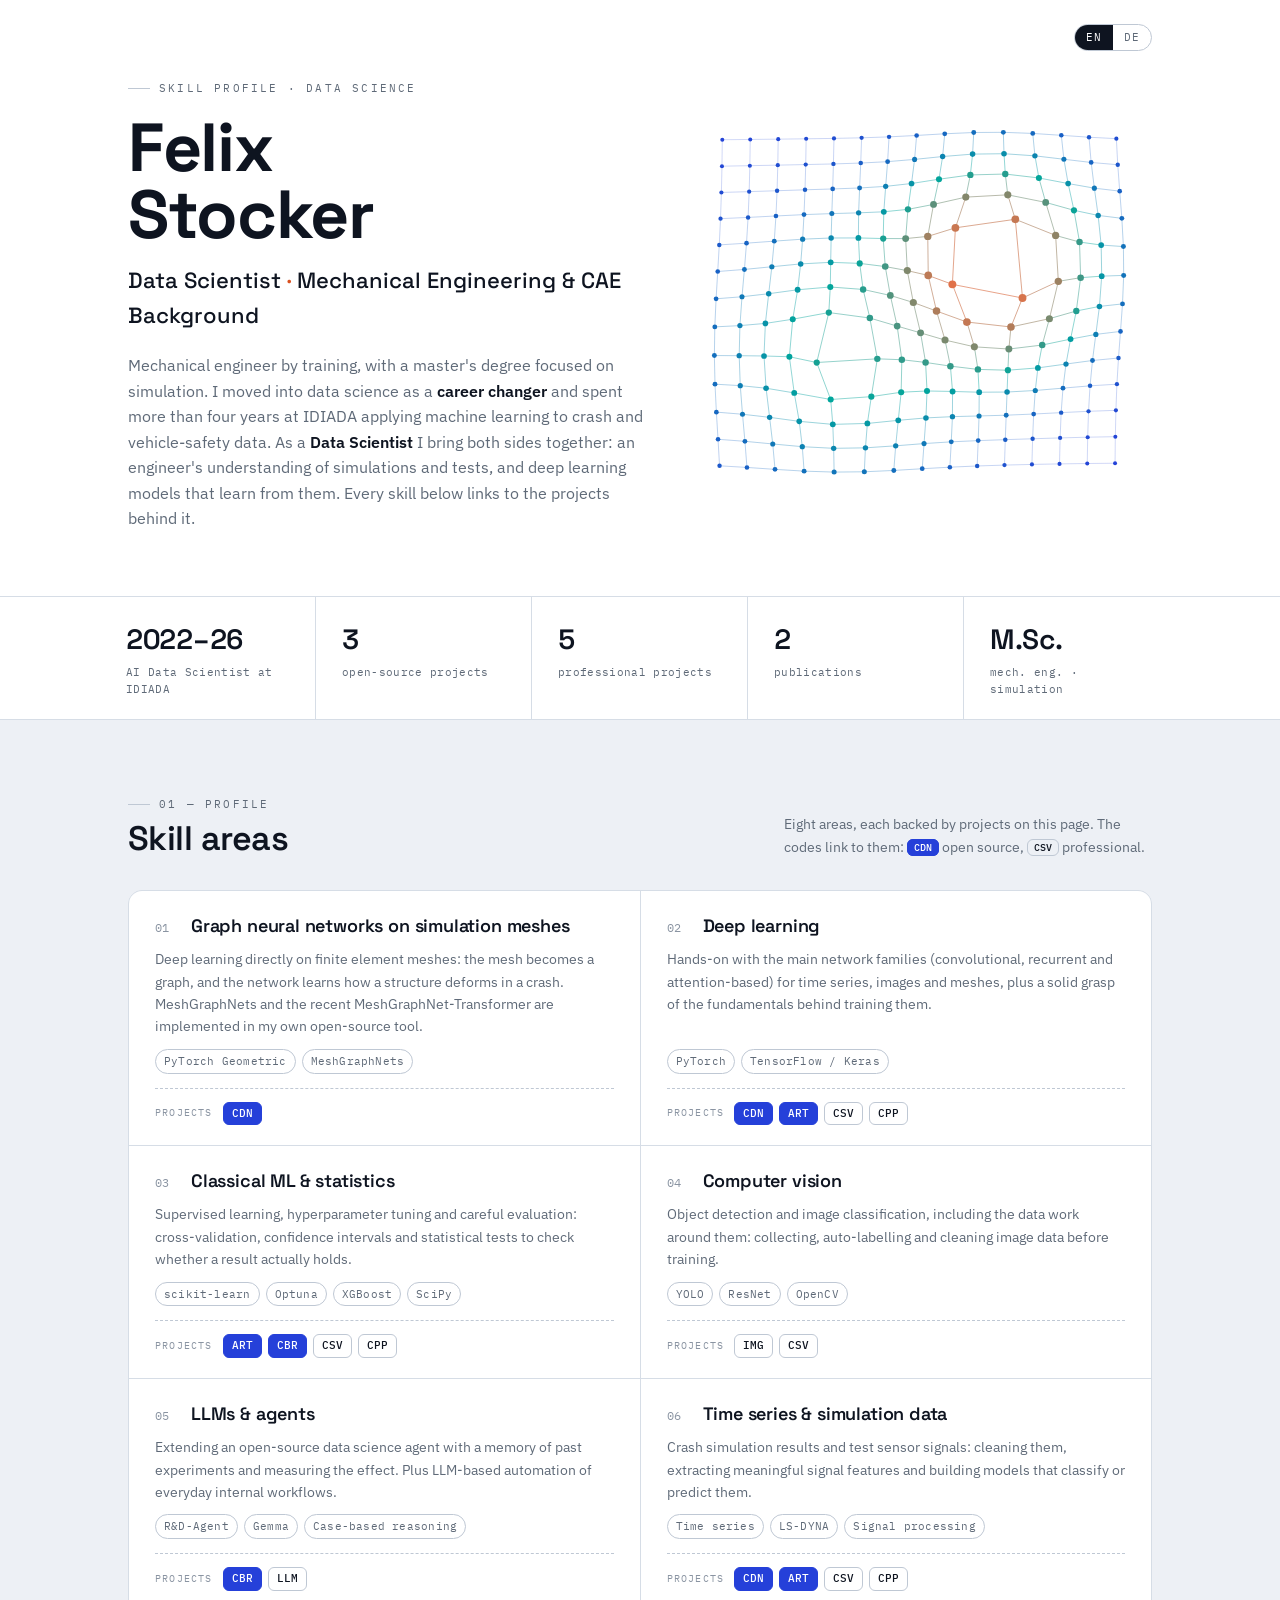
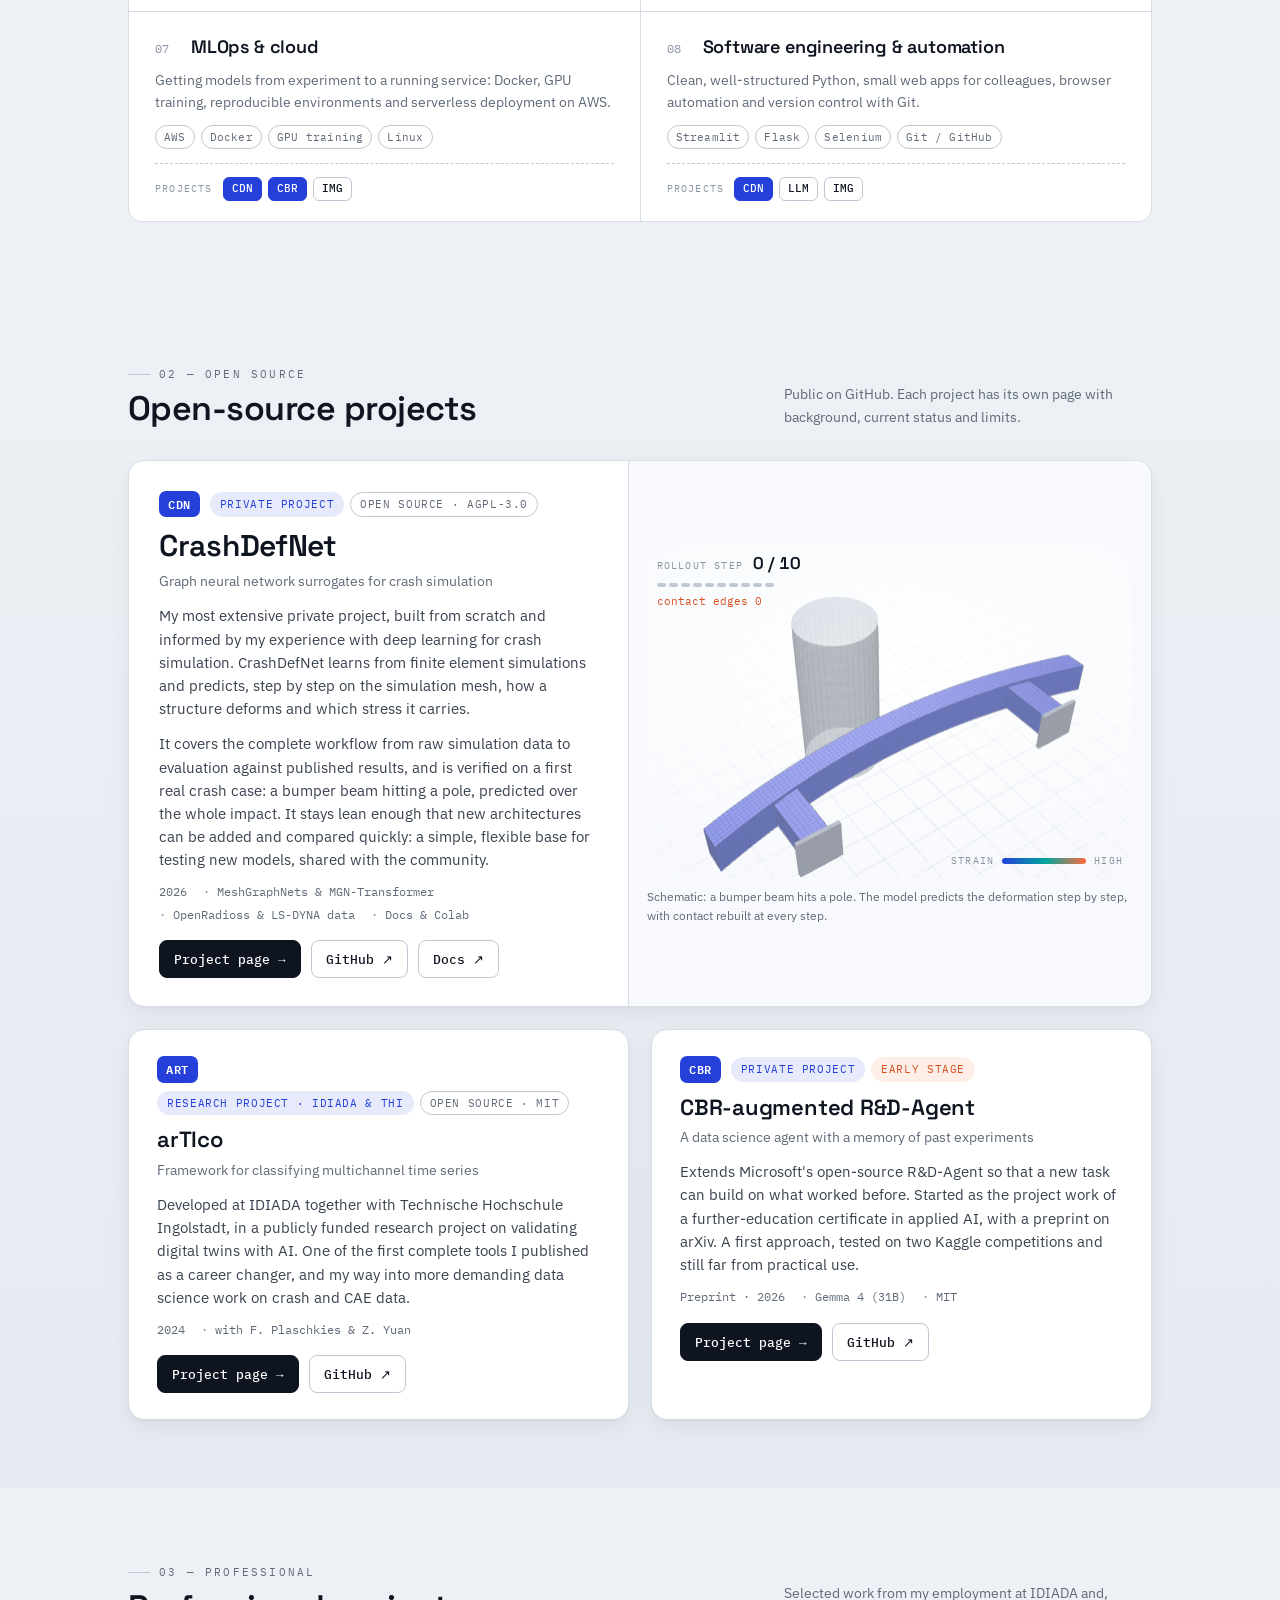
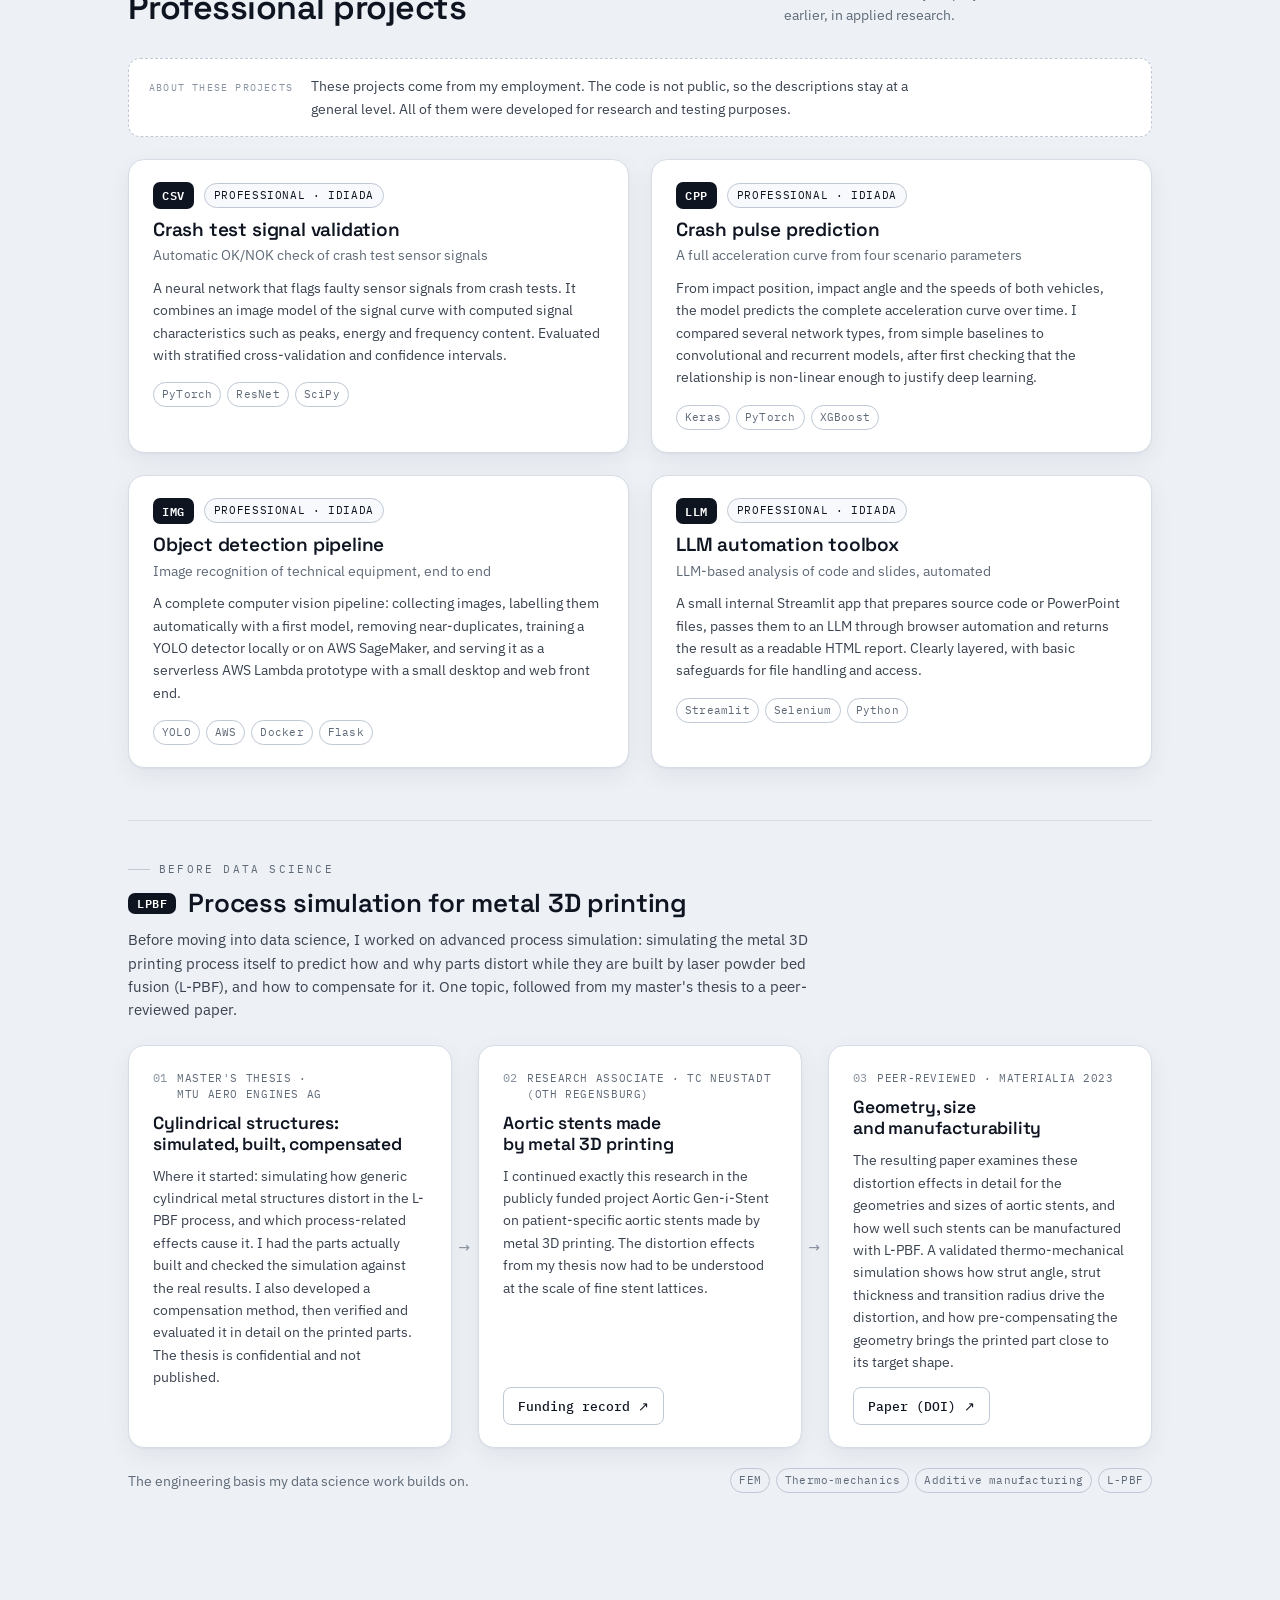
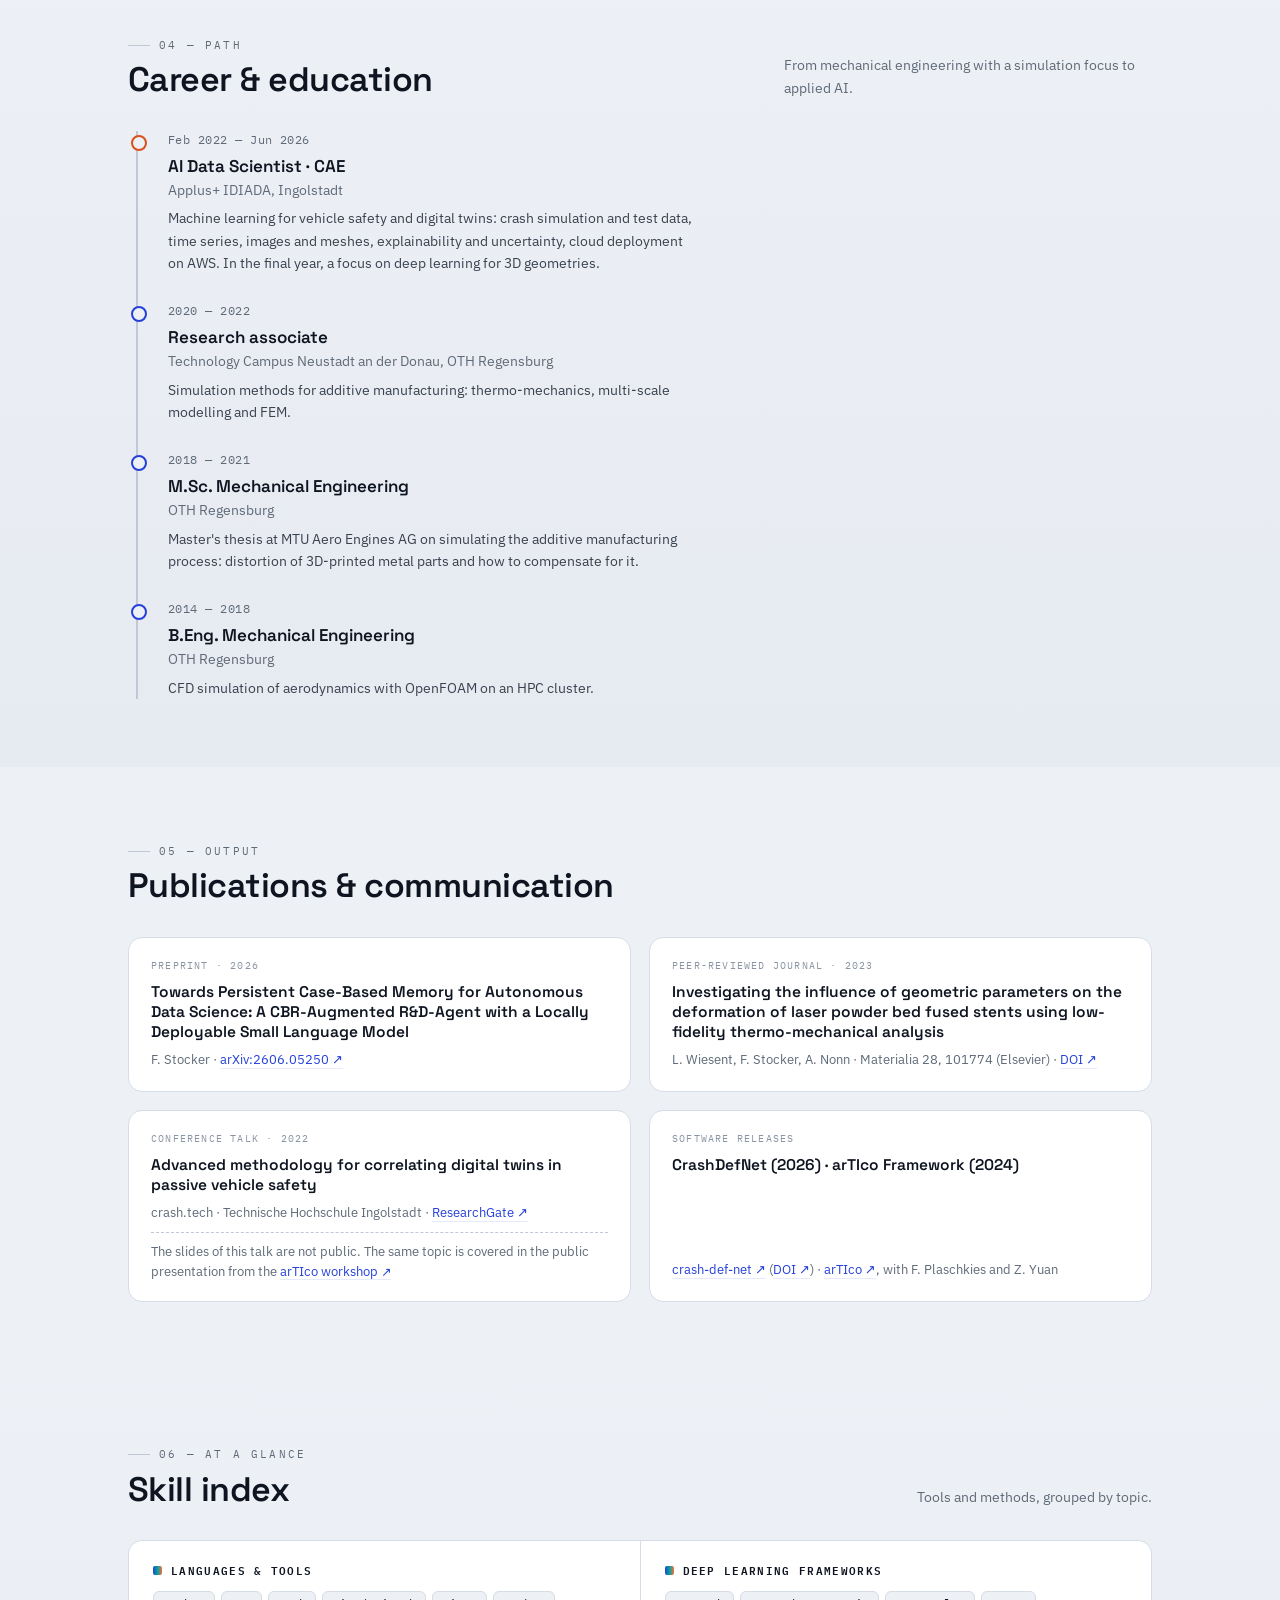
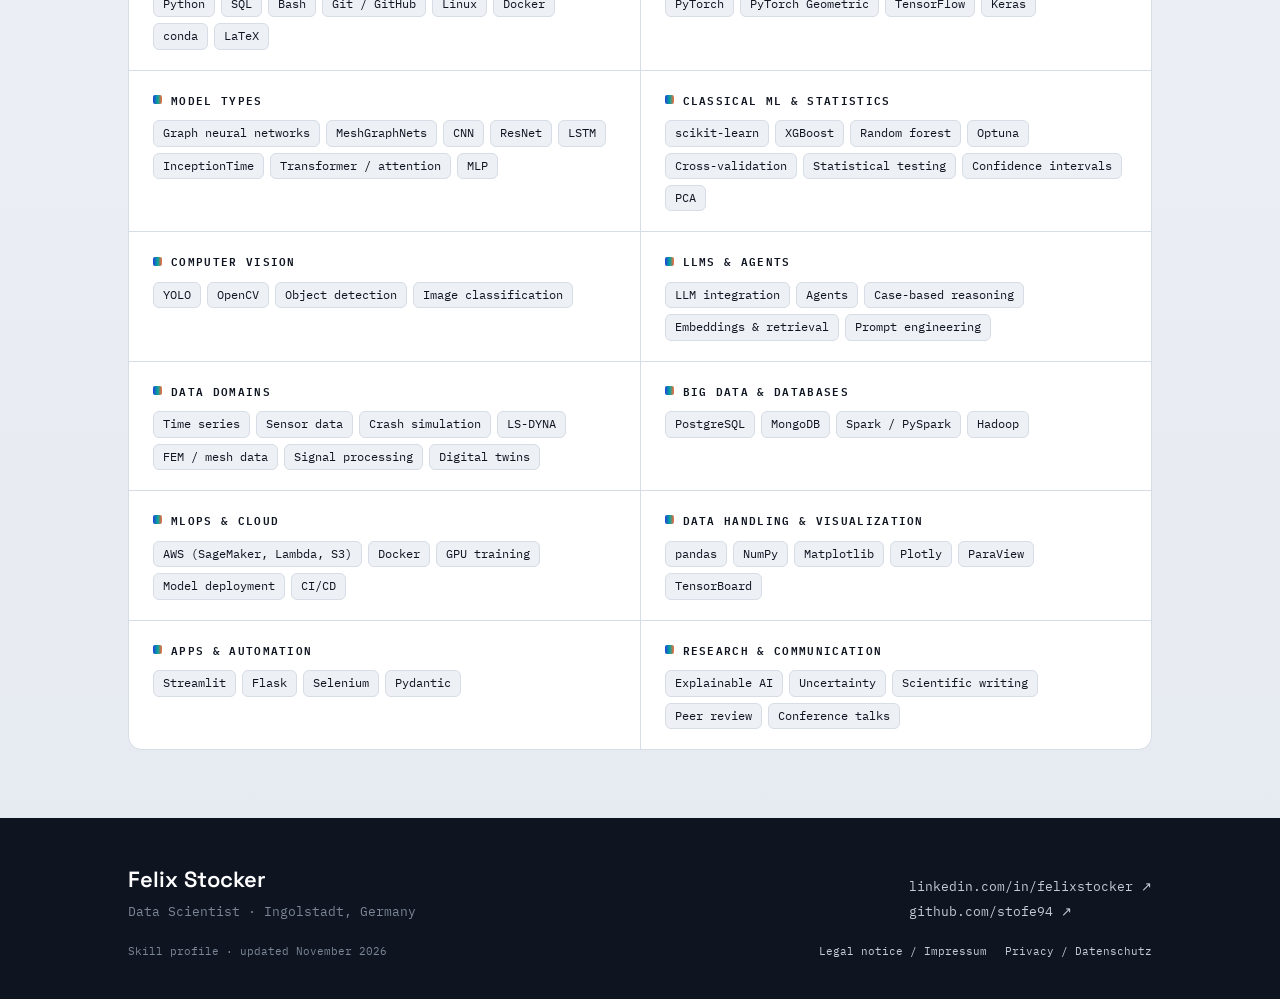
<file: index.html>
<!DOCTYPE html>
<html lang="en">
<head>
<meta charset="UTF-8">
<meta name="viewport" content="width=device-width, initial-scale=1.0, viewport-fit=cover">
<title>Felix Stocker Skill Profile</title>
<meta name="description" content="Skill profile of Felix Stocker, Data Scientist with a mechanical engineering and CAE background.">
<link rel="alternate" hreflang="en" href="https://stofe94.github.io/skill-profile/">
<link rel="alternate" hreflang="de" href="https://stofe94.github.io/skill-profile/de/">
<link rel="alternate" hreflang="x-default" href="https://stofe94.github.io/skill-profile/">
<link rel="stylesheet" href="fonts/fonts.css">
<link rel="stylesheet" href="style.css">
</head>
<body>

<header class="hero">
  <div class="wrap">
    <nav class="lang" aria-label="Language / Sprache"><span class="on" aria-current="true">EN</span><a href="de/index.html" hreflang="de" lang="de" title="Deutsche Version">DE</a></nav>
    <div class="hero-grid">
      <div>
        <span class="eyebrow">Skill Profile · Data Science</span>
        <h1 class="hero-name">Felix<br>Stocker</h1>
        <div class="hero-role">Data Scientist <span class="dot">·</span> Mechanical Engineering &amp; CAE Background</div>
        <p class="hero-thesis">Mechanical engineer by training, with a master's degree focused on simulation. I moved into data science as a <strong>career changer</strong> and spent more than four years at IDIADA applying machine learning to crash and vehicle-safety data. As a <strong>Data Scientist</strong> I bring both sides together: an engineer's understanding of simulations and tests, and deep learning models that learn from them. Every skill below links to the projects behind it.</p>
      </div>
      <div class="hero-vis">
        <svg id="mesh" viewBox="0 0 520 430" preserveAspectRatio="xMidYMid meet" role="img" aria-label="A finite element mesh drawn as a graph, deforming and colored by strain">
          <g id="edges"></g><g id="nodes"></g>
        </svg>
      </div>
    </div>
  </div>
  <div class="statrow">
    <div class="wrap">
      <div class="stat"><div class="n">2022–26</div><div class="l">AI Data Scientist at IDIADA</div></div>
      <div class="stat"><div class="n">3</div><div class="l">open-source projects</div></div>
      <div class="stat"><div class="n">5</div><div class="l">professional projects</div></div>
      <div class="stat"><div class="n">2</div><div class="l">publications</div></div>
      <div class="stat"><div class="n">M.Sc.</div><div class="l">mech. eng. · simulation</div></div>
    </div>
  </div>
</header>

<main>

<!-- ============ SKILL AREAS ============ -->
<section id="skills">
  <div class="wrap">
    <div class="sec-head">
      <div><span class="eyebrow">01 — Profile</span><h2 class="sec-title">Skill areas</h2></div>
      <p class="sec-note">Eight areas, each backed by projects on this page. The codes link to them: <span class="chip os">CDN</span> open source, <span class="chip">CSV</span> professional.</p>
    </div>

    <div class="comp-grid">

      <div class="comp">
        <div class="comp-top"><span class="comp-idx">01</span><h3 class="comp-name">Graph neural networks on simulation meshes</h3></div>
        <p class="comp-body">Deep learning directly on finite element meshes: the mesh becomes a graph, and the network learns how a structure deforms in a crash. MeshGraphNets and the recent MeshGraphNet-Transformer are implemented in my own open-source tool.</p>
        <div class="tags"><span class="tag">PyTorch Geometric</span><span class="tag">MeshGraphNets</span></div>
        <div class="evid"><span class="lbl">Projects</span><a class="chip os" href="#p-cdn">CDN</a></div>
      </div>

      <div class="comp">
        <div class="comp-top"><span class="comp-idx">02</span><h3 class="comp-name">Deep learning</h3></div>
        <p class="comp-body">Hands-on with the main network families (convolutional, recurrent and attention-based) for time series, images and meshes, plus a solid grasp of the fundamentals behind training them.</p>
        <div class="tags"><span class="tag">PyTorch</span><span class="tag">TensorFlow / Keras</span></div>
        <div class="evid"><span class="lbl">Projects</span><a class="chip os" href="#p-cdn">CDN</a><a class="chip os" href="#p-art">ART</a><a class="chip" href="#p-csv">CSV</a><a class="chip" href="#p-cpp">CPP</a></div>
      </div>

      <div class="comp">
        <div class="comp-top"><span class="comp-idx">03</span><h3 class="comp-name">Classical ML &amp; statistics</h3></div>
        <p class="comp-body">Supervised learning, hyperparameter tuning and careful evaluation: cross-validation, confidence intervals and statistical tests to check whether a result actually holds.</p>
        <div class="tags"><span class="tag">scikit-learn</span><span class="tag">Optuna</span><span class="tag">XGBoost</span><span class="tag">SciPy</span></div>
        <div class="evid"><span class="lbl">Projects</span><a class="chip os" href="#p-art">ART</a><a class="chip os" href="#p-cbr">CBR</a><a class="chip" href="#p-csv">CSV</a><a class="chip" href="#p-cpp">CPP</a></div>
      </div>

      <div class="comp">
        <div class="comp-top"><span class="comp-idx">04</span><h3 class="comp-name">Computer vision</h3></div>
        <p class="comp-body">Object detection and image classification, including the data work around them: collecting, auto-labelling and cleaning image data before training.</p>
        <div class="tags"><span class="tag">YOLO</span><span class="tag">ResNet</span><span class="tag">OpenCV</span></div>
        <div class="evid"><span class="lbl">Projects</span><a class="chip" href="#p-img">IMG</a><a class="chip" href="#p-csv">CSV</a></div>
      </div>

      <div class="comp">
        <div class="comp-top"><span class="comp-idx">05</span><h3 class="comp-name">LLMs &amp; agents</h3></div>
        <p class="comp-body">Extending an open-source data science agent with a memory of past experiments and measuring the effect. Plus LLM-based automation of everyday internal workflows.</p>
        <div class="tags"><span class="tag">R&amp;D-Agent</span><span class="tag">Gemma</span><span class="tag">Case-based reasoning</span></div>
        <div class="evid"><span class="lbl">Projects</span><a class="chip os" href="#p-cbr">CBR</a><a class="chip" href="#p-llm">LLM</a></div>
      </div>

      <div class="comp">
        <div class="comp-top"><span class="comp-idx">06</span><h3 class="comp-name">Time series &amp; simulation data</h3></div>
        <p class="comp-body">Crash simulation results and test sensor signals: cleaning them, extracting meaningful signal features and building models that classify or predict them.</p>
        <div class="tags"><span class="tag">Time series</span><span class="tag">LS-DYNA</span><span class="tag">Signal processing</span></div>
        <div class="evid"><span class="lbl">Projects</span><a class="chip os" href="#p-cdn">CDN</a><a class="chip os" href="#p-art">ART</a><a class="chip" href="#p-csv">CSV</a><a class="chip" href="#p-cpp">CPP</a></div>
      </div>

      <div class="comp">
        <div class="comp-top"><span class="comp-idx">07</span><h3 class="comp-name">MLOps &amp; cloud</h3></div>
        <p class="comp-body">Getting models from experiment to a running service: Docker, GPU training, reproducible environments and serverless deployment on AWS.</p>
        <div class="tags"><span class="tag">AWS</span><span class="tag">Docker</span><span class="tag">GPU training</span><span class="tag">Linux</span></div>
        <div class="evid"><span class="lbl">Projects</span><a class="chip os" href="#p-cdn">CDN</a><a class="chip os" href="#p-cbr">CBR</a><a class="chip" href="#p-img">IMG</a></div>
      </div>

      <div class="comp">
        <div class="comp-top"><span class="comp-idx">08</span><h3 class="comp-name">Software engineering &amp; automation</h3></div>
        <p class="comp-body">Clean, well-structured Python, small web apps for colleagues, browser automation and version control with Git.</p>
        <div class="tags"><span class="tag">Streamlit</span><span class="tag">Flask</span><span class="tag">Selenium</span><span class="tag">Git / GitHub</span></div>
        <div class="evid"><span class="lbl">Projects</span><a class="chip os" href="#p-cdn">CDN</a><a class="chip" href="#p-llm">LLM</a><a class="chip" href="#p-img">IMG</a></div>
      </div>

    </div>
  </div>
</section>

<!-- ============ OPEN-SOURCE PROJECTS ============ -->
<section id="open-source" class="band">
  <div class="wrap">
    <div class="sec-head">
      <div><span class="eyebrow">02 — Open source</span><h2 class="sec-title">Open-source projects</h2></div>
      <p class="sec-note">Public on GitHub. Each project has its own page with background, current status and limits.</p>
    </div>

    <article class="card feature" id="p-cdn">
      <div class="card-body">
        <div class="card-top">
          <span class="pid os">CDN</span>
          <div class="kinds"><span class="kind os">Private project</span><span class="kind">Open source · AGPL-3.0</span></div>
        </div>
        <h3>CrashDefNet</h3>
        <p class="sub">Graph neural network surrogates for crash simulation</p>
        <p>My most extensive private project, built from scratch and informed by my experience with deep learning for crash simulation. CrashDefNet learns from finite element simulations and predicts, step by step on the simulation mesh, how a structure deforms and which stress it carries.</p>
        <p>It covers the complete workflow from raw simulation data to evaluation against published results, and is verified on a first real crash case: a bumper beam hitting a pole, predicted over the whole impact. It stays lean enough that new architectures can be added and compared quickly: a simple, flexible base for testing new models, shared with the community.</p>
        <div class="facts"><span>2026</span><span>MeshGraphNets &amp; MGN-Transformer</span><span>OpenRadioss &amp; LS-DYNA data</span><span>Docs &amp; Colab</span></div>
        <div class="actions">
          <a class="btn" href="crashdefnet.html">Project page →</a>
          <a class="btn ghost" href="https://github.com/stofe94/crash-def-net" target="_blank" rel="noopener">GitHub ↗</a>
          <a class="btn ghost" href="https://stofe94.github.io/crash-def-net/" target="_blank" rel="noopener">Docs ↗</a>
        </div>
      </div>
      <figure class="feature-fig">
        <div class="viz viz-3d" data-viz="crash3d" role="img" aria-label="3D schematic: a bumper beam hits a rigid pole and deforms step by step, with contact edges where they touch"></div>
        <figcaption>Schematic: a bumper beam hits a pole. The model predicts the deformation step by step, with contact rebuilt at every step.</figcaption>
      </figure>
    </article>

    <div class="os-pair">

      <article class="card" id="p-art">
        <div class="card-body">
          <div class="card-top">
            <span class="pid os">ART</span>
            <div class="kinds"><span class="kind os">Research project · IDIADA &amp; THI</span><span class="kind">Open source · MIT</span></div>
          </div>
          <h3>arTIco</h3>
          <p class="sub">Framework for classifying multichannel time series</p>
          <p>Developed at IDIADA together with Technische Hochschule Ingolstadt, in a publicly funded research project on validating digital twins with AI. One of the first complete tools I published as a career changer, and my way into more demanding data science work on crash and CAE data.</p>
          <div class="facts"><span>2024</span><span>with F. Plaschkies &amp; Z. Yuan</span></div>
          <div class="actions">
            <a class="btn" href="artico.html">Project page →</a>
            <a class="btn ghost" href="https://github.com/stofe94/arTIco" target="_blank" rel="noopener">GitHub ↗</a>
          </div>
        </div>
      </article>

      <article class="card" id="p-cbr">
        <div class="card-body">
          <div class="card-top">
            <span class="pid os">CBR</span>
            <div class="kinds"><span class="kind os">Private project</span><span class="kind warn">Early stage</span></div>
          </div>
          <h3>CBR-augmented R&amp;D-Agent</h3>
          <p class="sub">A data science agent with a memory of past experiments</p>
          <p>Extends Microsoft's open-source R&amp;D-Agent so that a new task can build on what worked before. Started as the project work of a further-education certificate in applied AI, with a preprint on arXiv. A first approach, tested on two Kaggle competitions and still far from practical use.</p>
          <div class="facts"><span>Preprint · 2026</span><span>Gemma 4 (31B)</span><span>MIT</span></div>
          <div class="actions">
            <a class="btn" href="cbr-rd-agent.html">Project page →</a>
            <a class="btn ghost" href="https://github.com/stofe94/cbr-rd-agent" target="_blank" rel="noopener">GitHub ↗</a>
          </div>
        </div>
      </article>

    </div>
  </div>
</section>

<!-- ============ PROFESSIONAL PROJECTS ============ -->
<section id="professional">
  <div class="wrap">
    <div class="sec-head">
      <div><span class="eyebrow">03 — Professional</span><h2 class="sec-title">Professional projects</h2></div>
      <p class="sec-note">Selected work from my employment at IDIADA and, earlier, in applied research.</p>
    </div>

    <div class="note">
      <span class="lbl">About these projects</span>
      <p>These projects come from my employment. The code is not public, so the descriptions stay at a general level. All of them were developed for research and testing purposes.</p>
    </div>

    <div class="pro-grid">

      <article class="card pro" id="p-csv">
        <div class="card-body">
          <div class="card-top"><span class="pid">CSV</span><span class="kind pro">Professional · IDIADA</span></div>
          <h3>Crash test signal validation</h3>
          <p class="sub">Automatic OK/NOK check of crash test sensor signals</p>
          <p>A neural network that flags faulty sensor signals from crash tests. It combines an image model of the signal curve with computed signal characteristics such as peaks, energy and frequency content. Evaluated with stratified cross-validation and confidence intervals.</p>
          <div class="tags"><span class="tag">PyTorch</span><span class="tag">ResNet</span><span class="tag">SciPy</span></div>
        </div>
      </article>

      <article class="card pro" id="p-cpp">
        <div class="card-body">
          <div class="card-top"><span class="pid">CPP</span><span class="kind pro">Professional · IDIADA</span></div>
          <h3>Crash pulse prediction</h3>
          <p class="sub">A full acceleration curve from four scenario parameters</p>
          <p>From impact position, impact angle and the speeds of both vehicles, the model predicts the complete acceleration curve over time. I compared several network types, from simple baselines to convolutional and recurrent models, after first checking that the relationship is non-linear enough to justify deep learning.</p>
          <div class="tags"><span class="tag">Keras</span><span class="tag">PyTorch</span><span class="tag">XGBoost</span></div>
        </div>
      </article>

      <article class="card pro" id="p-img">
        <div class="card-body">
          <div class="card-top"><span class="pid">IMG</span><span class="kind pro">Professional · IDIADA</span></div>
          <h3>Object detection pipeline</h3>
          <p class="sub">Image recognition of technical equipment, end to end</p>
          <p>A complete computer vision pipeline: collecting images, labelling them automatically with a first model, removing near-duplicates, training a YOLO detector locally or on AWS SageMaker, and serving it as a serverless AWS Lambda prototype with a small desktop and web front end.</p>
          <div class="tags"><span class="tag">YOLO</span><span class="tag">AWS</span><span class="tag">Docker</span><span class="tag">Flask</span></div>
        </div>
      </article>

      <article class="card pro" id="p-llm">
        <div class="card-body">
          <div class="card-top"><span class="pid">LLM</span><span class="kind pro">Professional · IDIADA</span></div>
          <h3>LLM automation toolbox</h3>
          <p class="sub">LLM-based analysis of code and slides, automated</p>
          <p>A small internal Streamlit app that prepares source code or PowerPoint files, passes them to an LLM through browser automation and returns the result as a readable HTML report. Clearly layered, with basic safeguards for file handling and access.</p>
          <div class="tags"><span class="tag">Streamlit</span><span class="tag">Selenium</span><span class="tag">Python</span></div>
        </div>
      </article>

    </div>

    <!-- process simulation: master's thesis → research project → paper -->
    <div class="subsec" id="p-lpbf">
      <div class="subsec-head">
        <span class="eyebrow">Before data science</span>
        <h3 class="subsec-title"><span class="pid">LPBF</span>Process simulation for metal 3D printing</h3>
        <p class="subsec-lede">Before moving into data science, I worked on advanced process simulation: simulating the metal 3D printing process itself to predict how and why parts distort while they are built by laser powder bed fusion (L-PBF), and how to compensate for it. One topic, followed from my master's thesis to a peer-reviewed paper.</p>
      </div>

      <ol class="steps">
        <li class="card step">
          <div class="card-body">
            <div class="step-top"><span class="step-n">01</span><span class="step-ctx">Master's thesis · MTU&nbsp;Aero&nbsp;Engines&nbsp;AG</span></div>
            <h4>Cylindrical structures: simulated, built, compensated</h4>
            <p>Where it started: simulating how generic cylindrical metal structures distort in the L-PBF process, and which process-related effects cause it. I had the parts actually built and checked the simulation against the real results. I also developed a compensation method, then verified and evaluated it in detail on the printed parts. The thesis is confidential and not published.</p>
          </div>
        </li>
        <li class="card step">
          <div class="card-body">
            <div class="step-top"><span class="step-n">02</span><span class="step-ctx">Research associate · TC Neustadt (OTH&nbsp;Regensburg)</span></div>
            <h4>Aortic stents made by metal 3D printing</h4>
            <p>I continued exactly this research in the publicly funded project Aortic Gen-i-Stent on patient-specific aortic stents made by metal 3D printing. The distortion effects from my thesis now had to be understood at the scale of fine stent lattices.</p>
            <div class="actions"><a class="btn ghost" href="https://foerderportal.bund.de/foekat/jsp/SucheAction.do?actionMode=view&amp;fkz=13GW0391B" target="_blank" rel="noopener">Funding record ↗</a></div>
          </div>
        </li>
        <li class="card step">
          <div class="card-body">
            <div class="step-top"><span class="step-n">03</span><span class="step-ctx">Peer-reviewed · Materialia 2023</span></div>
            <h4>Geometry, size and manufacturability</h4>
            <p>The resulting paper examines these distortion effects in detail for the geometries and sizes of aortic stents, and how well such stents can be manufactured with L-PBF. A validated thermo-mechanical simulation shows how strut angle, strut thickness and transition radius drive the distortion, and how pre-compensating the geometry brings the printed part close to its target shape.</p>
            <div class="actions"><a class="btn ghost" href="https://doi.org/10.1016/j.mtla.2023.101774" target="_blank" rel="noopener">Paper (DOI) ↗</a></div>
          </div>
        </li>
      </ol>

      <div class="subsec-foot">
        <p>The engineering basis my data science work builds on.</p>
        <div class="tags"><span class="tag">FEM</span><span class="tag">Thermo-mechanics</span><span class="tag">Additive manufacturing</span><span class="tag">L-PBF</span></div>
      </div>
    </div>

  </div>
</section>

<!-- ============ CAREER ============ -->
<section id="career" class="band">
  <div class="wrap">
    <div class="sec-head">
      <div><span class="eyebrow">04 — Path</span><h2 class="sec-title">Career &amp; education</h2></div>
      <p class="sec-note">From mechanical engineering with a simulation focus to applied AI.</p>
    </div>
    <div class="tl">
      <div class="tl-item hot">
        <div class="tl-date">Feb 2022 — Jun 2026</div>
        <div class="tl-role">AI Data Scientist · CAE</div>
        <div class="tl-org">Applus+ IDIADA, Ingolstadt</div>
        <div class="tl-desc">Machine learning for vehicle safety and digital twins: crash simulation and test data, time series, images and meshes, explainability and uncertainty, cloud deployment on AWS. In the final year, a focus on deep learning for 3D geometries.</div>
      </div>
      <div class="tl-item">
        <div class="tl-date">2020 — 2022</div>
        <div class="tl-role">Research associate</div>
        <div class="tl-org">Technology Campus Neustadt an der Donau, OTH Regensburg</div>
        <div class="tl-desc">Simulation methods for additive manufacturing: thermo-mechanics, multi-scale modelling and FEM.</div>
      </div>
      <div class="tl-item">
        <div class="tl-date">2018 — 2021</div>
        <div class="tl-role">M.Sc. Mechanical Engineering</div>
        <div class="tl-org">OTH Regensburg</div>
        <div class="tl-desc">Master's thesis at MTU Aero Engines AG on simulating the additive manufacturing process: distortion of 3D-printed metal parts and how to compensate for it.</div>
      </div>
      <div class="tl-item">
        <div class="tl-date">2014 — 2018</div>
        <div class="tl-role">B.Eng. Mechanical Engineering</div>
        <div class="tl-org">OTH Regensburg</div>
        <div class="tl-desc">CFD simulation of aerodynamics with OpenFOAM on an HPC cluster.</div>
      </div>
    </div>
  </div>
</section>

<!-- ============ PUBLICATIONS ============ -->
<section id="publications">
  <div class="wrap">
    <div class="sec-head">
      <div><span class="eyebrow">05 — Output</span><h2 class="sec-title">Publications &amp; communication</h2></div>
    </div>
    <div class="pub-grid">
      <div class="pub">
        <span class="lbl">Preprint · 2026</span>
        <span class="pub-title">Towards Persistent Case-Based Memory for Autonomous Data Science: A CBR-Augmented R&amp;D-Agent with a Locally Deployable Small Language Model</span>
        <span class="pub-where">F. Stocker · <a href="https://arxiv.org/abs/2606.05250" target="_blank" rel="noopener">arXiv:2606.05250 ↗</a></span>
      </div>
      <div class="pub">
        <span class="lbl">Peer-reviewed journal · 2023</span>
        <span class="pub-title">Investigating the influence of geometric parameters on the deformation of laser powder bed fused stents using low-fidelity thermo-mechanical analysis</span>
        <span class="pub-where">L. Wiesent, F. Stocker, A. Nonn · Materialia 28, 101774 (Elsevier) · <a href="https://doi.org/10.1016/j.mtla.2023.101774" target="_blank" rel="noopener">DOI ↗</a></span>
      </div>
      <div class="pub">
        <span class="lbl">Conference talk · 2022</span>
        <span class="pub-title">Advanced methodology for correlating digital twins in passive vehicle safety</span>
        <span class="pub-where">crash.tech · Technische Hochschule Ingolstadt · <a href="https://www.researchgate.net/publication/381902144_Advanced_methodology_for_correlating_digital_twins_in_passive_vehicle_safety" target="_blank" rel="noopener">ResearchGate ↗</a></span>
        <span class="pub-note">The slides of this talk are not public. The same topic is covered in the public presentation from the <a href="https://www.researchgate.net/publication/381903694_arTIco_workshop" target="_blank" rel="noopener">arTIco workshop ↗</a></span>
      </div>
      <div class="pub">
        <span class="lbl">Software releases</span>
        <span class="pub-title">CrashDefNet (2026) · arTIco Framework (2024)</span>
        <span class="pub-where"><a href="https://github.com/stofe94/crash-def-net" target="_blank" rel="noopener">crash-def-net ↗</a> (<a href="https://doi.org/10.5281/zenodo.23575635" target="_blank" rel="noopener">DOI ↗</a>) · <a href="https://github.com/stofe94/arTIco" target="_blank" rel="noopener">arTIco ↗</a>, with F. Plaschkies and Z. Yuan</span>
      </div>
    </div>
  </div>
</section>

<!-- ============ SKILL INDEX ============ -->
<section id="index" class="band">
  <div class="wrap">
    <div class="sec-head">
      <div><span class="eyebrow">06 — At a glance</span><h2 class="sec-title">Skill index</h2></div>
      <p class="sec-note">Tools and methods, grouped by topic.</p>
    </div>
    <div class="kw-grid">

      <div class="kw-cat"><h4>Languages &amp; tools</h4><div class="kw-tags">
        <span class="kw">Python</span><span class="kw">SQL</span><span class="kw">Bash</span><span class="kw">Git / GitHub</span><span class="kw">Linux</span><span class="kw">Docker</span><span class="kw">conda</span><span class="kw">LaTeX</span>
      </div></div>

      <div class="kw-cat"><h4>Deep learning frameworks</h4><div class="kw-tags">
        <span class="kw">PyTorch</span><span class="kw">PyTorch Geometric</span><span class="kw">TensorFlow</span><span class="kw">Keras</span>
      </div></div>

      <div class="kw-cat"><h4>Model types</h4><div class="kw-tags">
        <span class="kw">Graph neural networks</span><span class="kw">MeshGraphNets</span><span class="kw">CNN</span><span class="kw">ResNet</span><span class="kw">LSTM</span><span class="kw">InceptionTime</span><span class="kw">Transformer / attention</span><span class="kw">MLP</span>
      </div></div>

      <div class="kw-cat"><h4>Classical ML &amp; statistics</h4><div class="kw-tags">
        <span class="kw">scikit-learn</span><span class="kw">XGBoost</span><span class="kw">Random forest</span><span class="kw">Optuna</span><span class="kw">Cross-validation</span><span class="kw">Statistical testing</span><span class="kw">Confidence intervals</span><span class="kw">PCA</span>
      </div></div>

      <div class="kw-cat"><h4>Computer vision</h4><div class="kw-tags">
        <span class="kw">YOLO</span><span class="kw">OpenCV</span><span class="kw">Object detection</span><span class="kw">Image classification</span>
      </div></div>

      <div class="kw-cat"><h4>LLMs &amp; agents</h4><div class="kw-tags">
        <span class="kw">LLM integration</span><span class="kw">Agents</span><span class="kw">Case-based reasoning</span><span class="kw">Embeddings &amp; retrieval</span><span class="kw">Prompt engineering</span>
      </div></div>

      <div class="kw-cat"><h4>Data domains</h4><div class="kw-tags">
        <span class="kw">Time series</span><span class="kw">Sensor data</span><span class="kw">Crash simulation</span><span class="kw">LS-DYNA</span><span class="kw">FEM / mesh data</span><span class="kw">Signal processing</span><span class="kw">Digital twins</span>
      </div></div>

      <div class="kw-cat"><h4>Big data &amp; databases</h4><div class="kw-tags">
        <span class="kw">PostgreSQL</span><span class="kw">MongoDB</span><span class="kw">Spark / PySpark</span><span class="kw">Hadoop</span>
      </div></div>

      <div class="kw-cat"><h4>MLOps &amp; cloud</h4><div class="kw-tags">
        <span class="kw">AWS (SageMaker, Lambda, S3)</span><span class="kw">Docker</span><span class="kw">GPU training</span><span class="kw">Model deployment</span><span class="kw">CI/CD</span>
      </div></div>

      <div class="kw-cat"><h4>Data handling &amp; visualization</h4><div class="kw-tags">
        <span class="kw">pandas</span><span class="kw">NumPy</span><span class="kw">Matplotlib</span><span class="kw">Plotly</span><span class="kw">ParaView</span><span class="kw">TensorBoard</span>
      </div></div>

      <div class="kw-cat"><h4>Apps &amp; automation</h4><div class="kw-tags">
        <span class="kw">Streamlit</span><span class="kw">Flask</span><span class="kw">Selenium</span><span class="kw">Pydantic</span>
      </div></div>

      <div class="kw-cat"><h4>Research &amp; communication</h4><div class="kw-tags">
        <span class="kw">Explainable AI</span><span class="kw">Uncertainty</span><span class="kw">Scientific writing</span><span class="kw">Peer review</span><span class="kw">Conference talks</span>
      </div></div>

    </div>
  </div>
</section>

</main>

<footer>
  <div class="wrap">
    <div>
      <div class="foot-name">Felix Stocker</div>
      <div class="foot-role">Data Scientist · Ingolstadt, Germany</div>
    </div>
    <div class="foot-links">
      <a href="https://www.linkedin.com/in/felixstocker/" target="_blank" rel="noopener">linkedin.com/in/felixstocker ↗</a>
      <a href="https://github.com/stofe94" target="_blank" rel="noopener">github.com/stofe94 ↗</a>
    </div>
    <div class="foot-note">Skill profile · updated November 2026 <span class="foot-legal"><a href="impressum.html">Legal notice / Impressum</a><a href="privacy.html">Privacy / Datenschutz</a></span></div>
  </div>
</footer>

<script src="hero.js"></script>
<script src="viz.js"></script>
<script src="crash3d.js"></script>
</body>
</html>
</file>
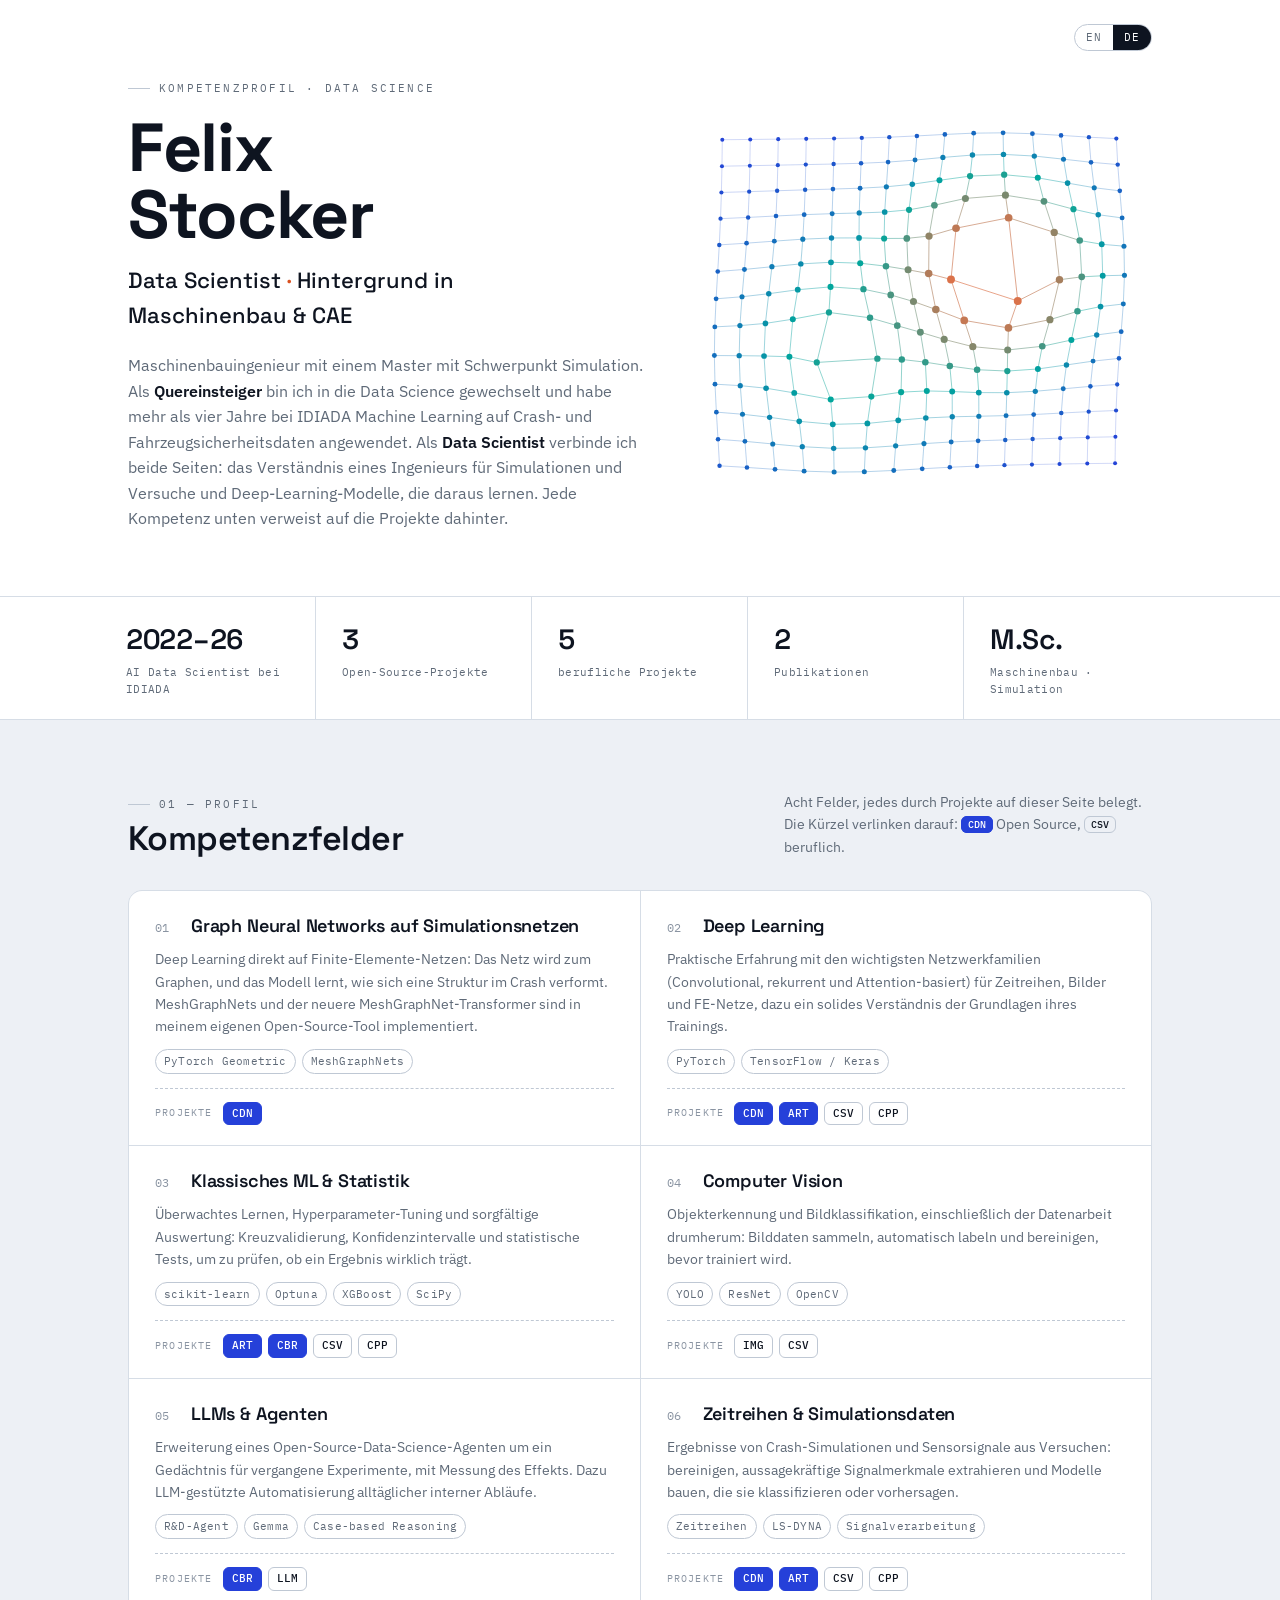
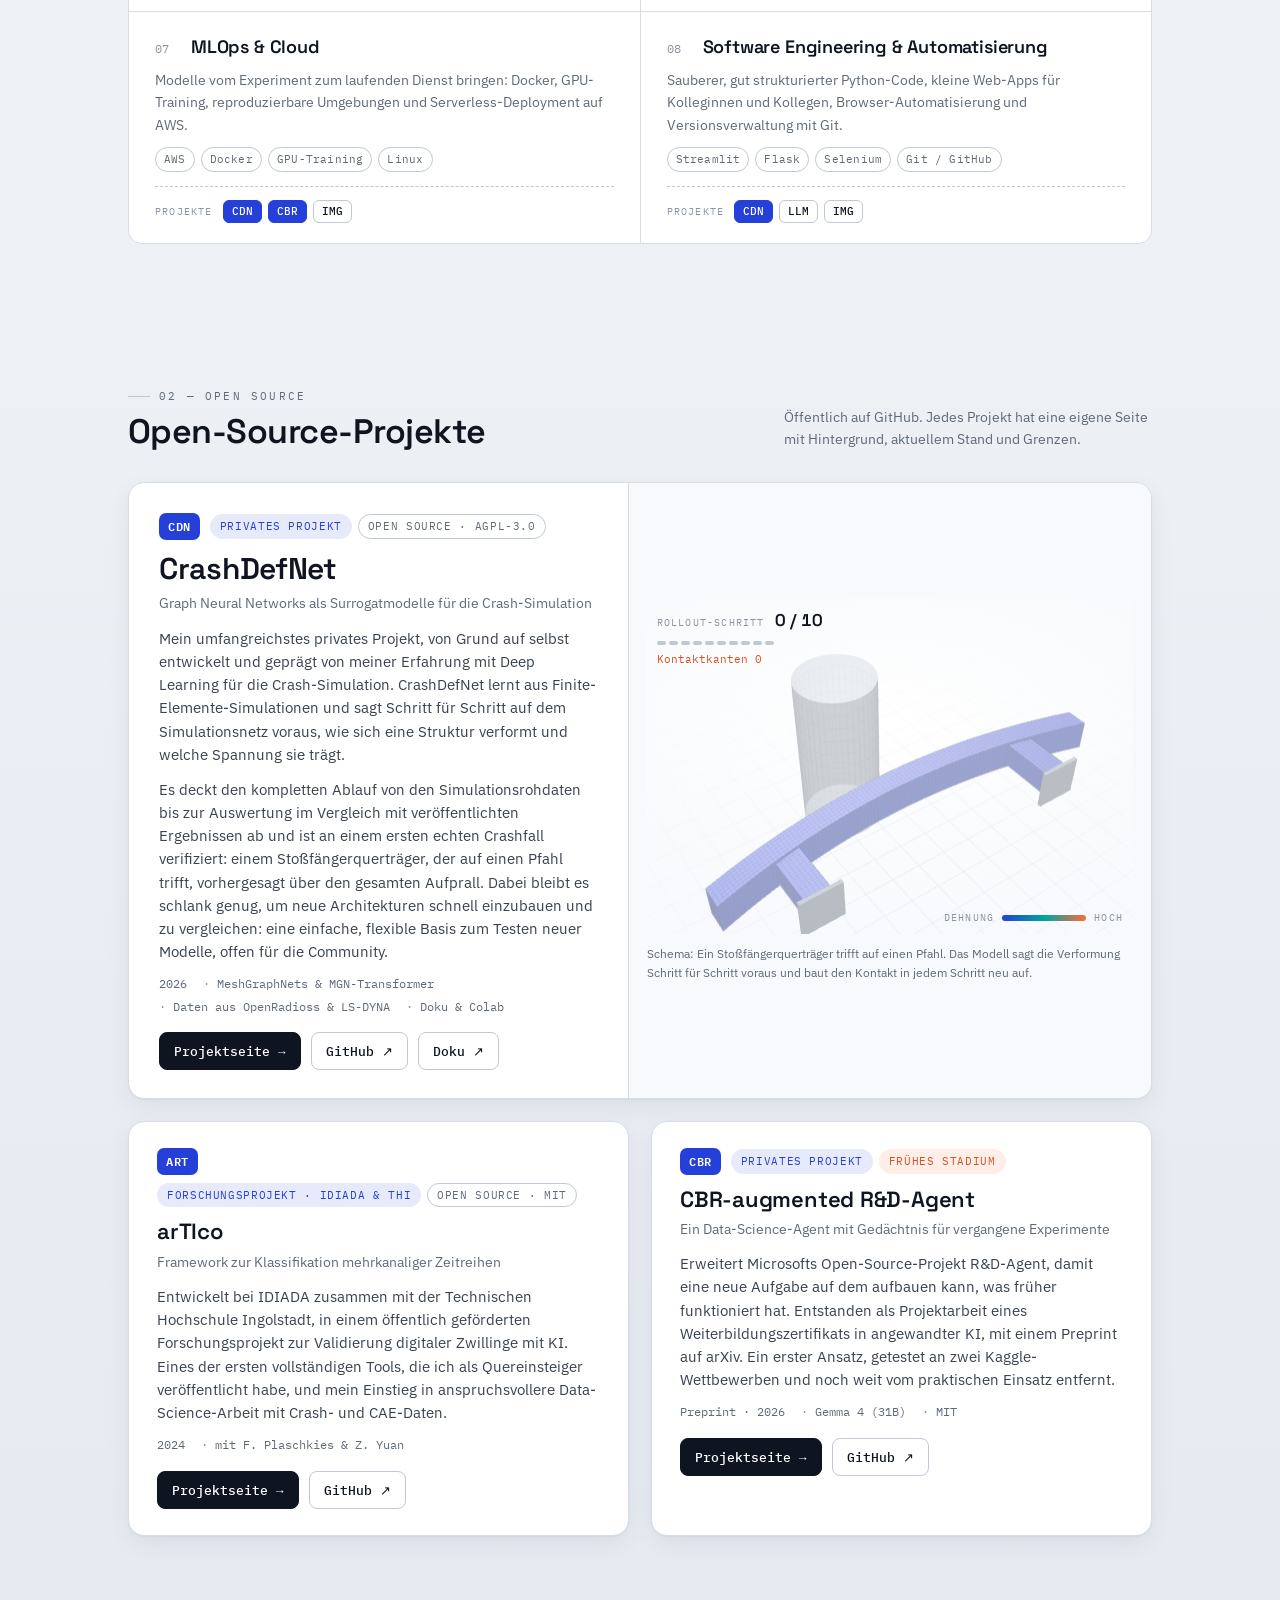
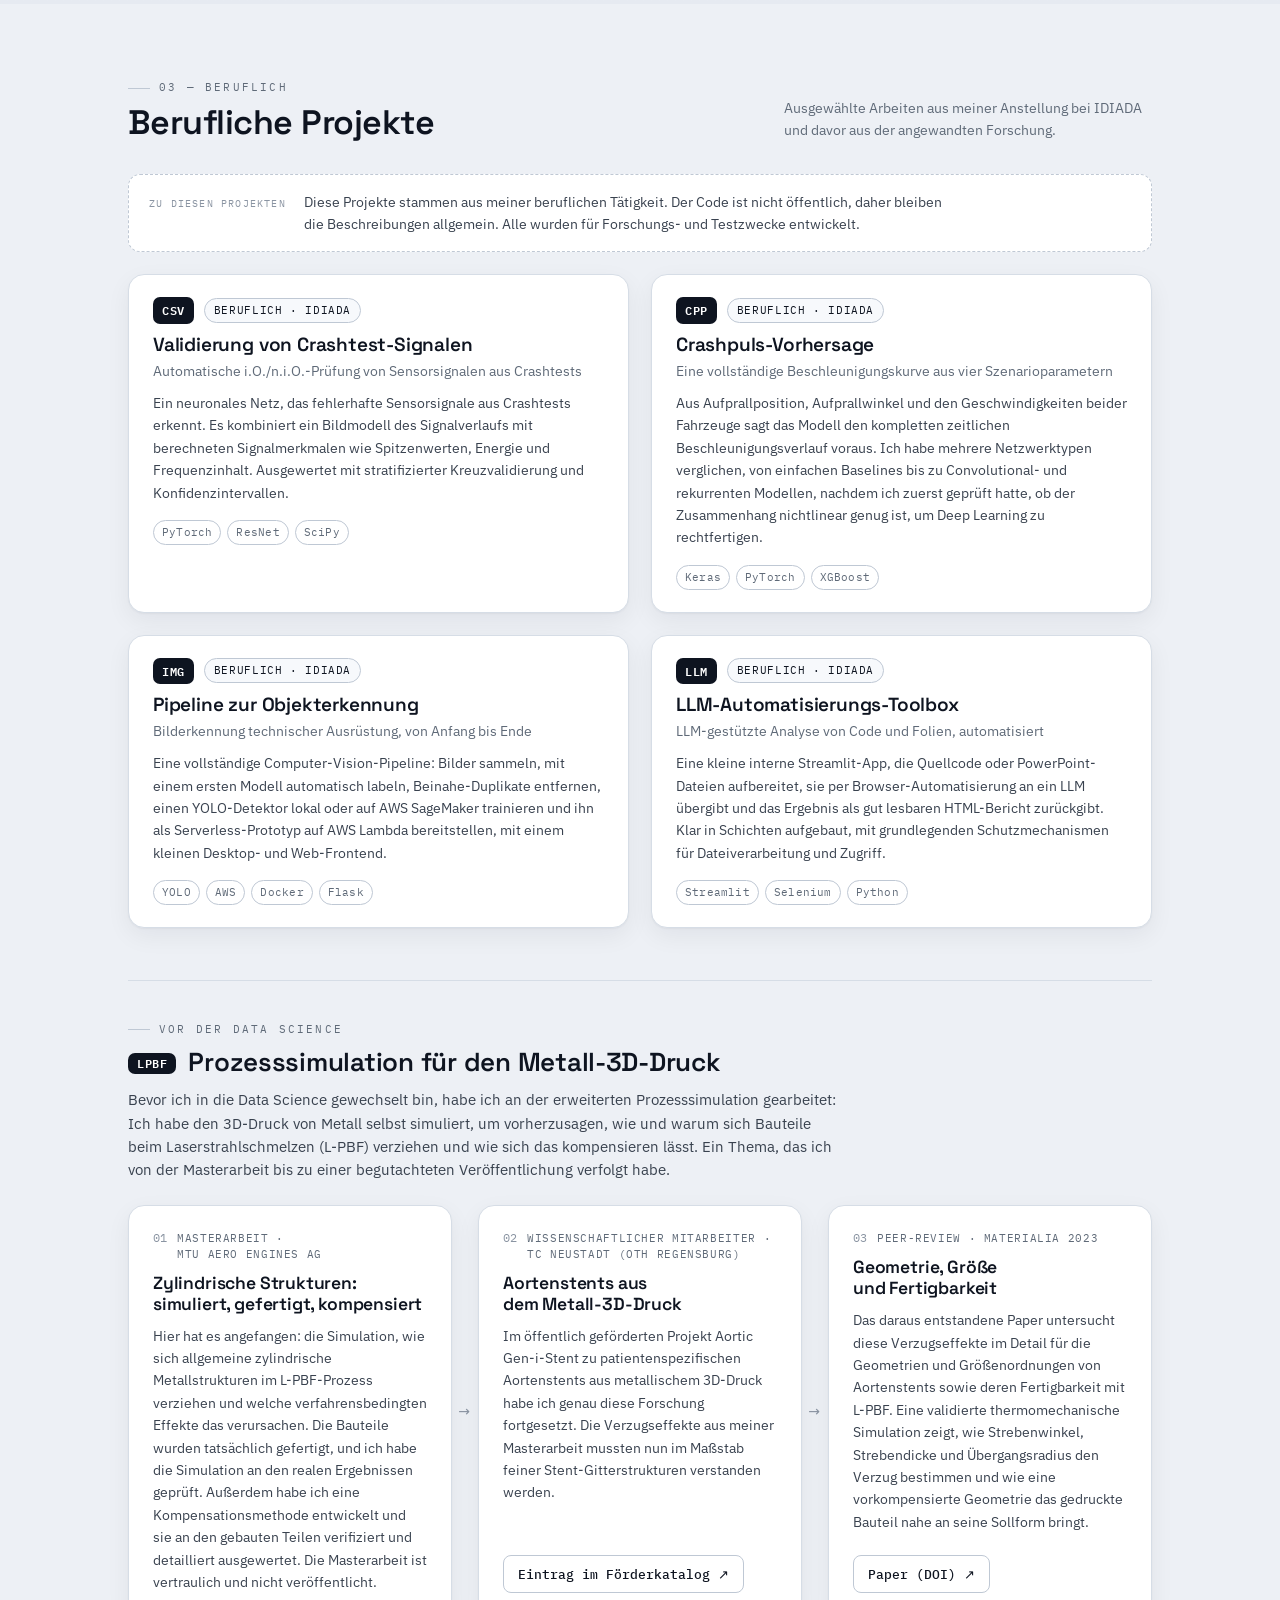
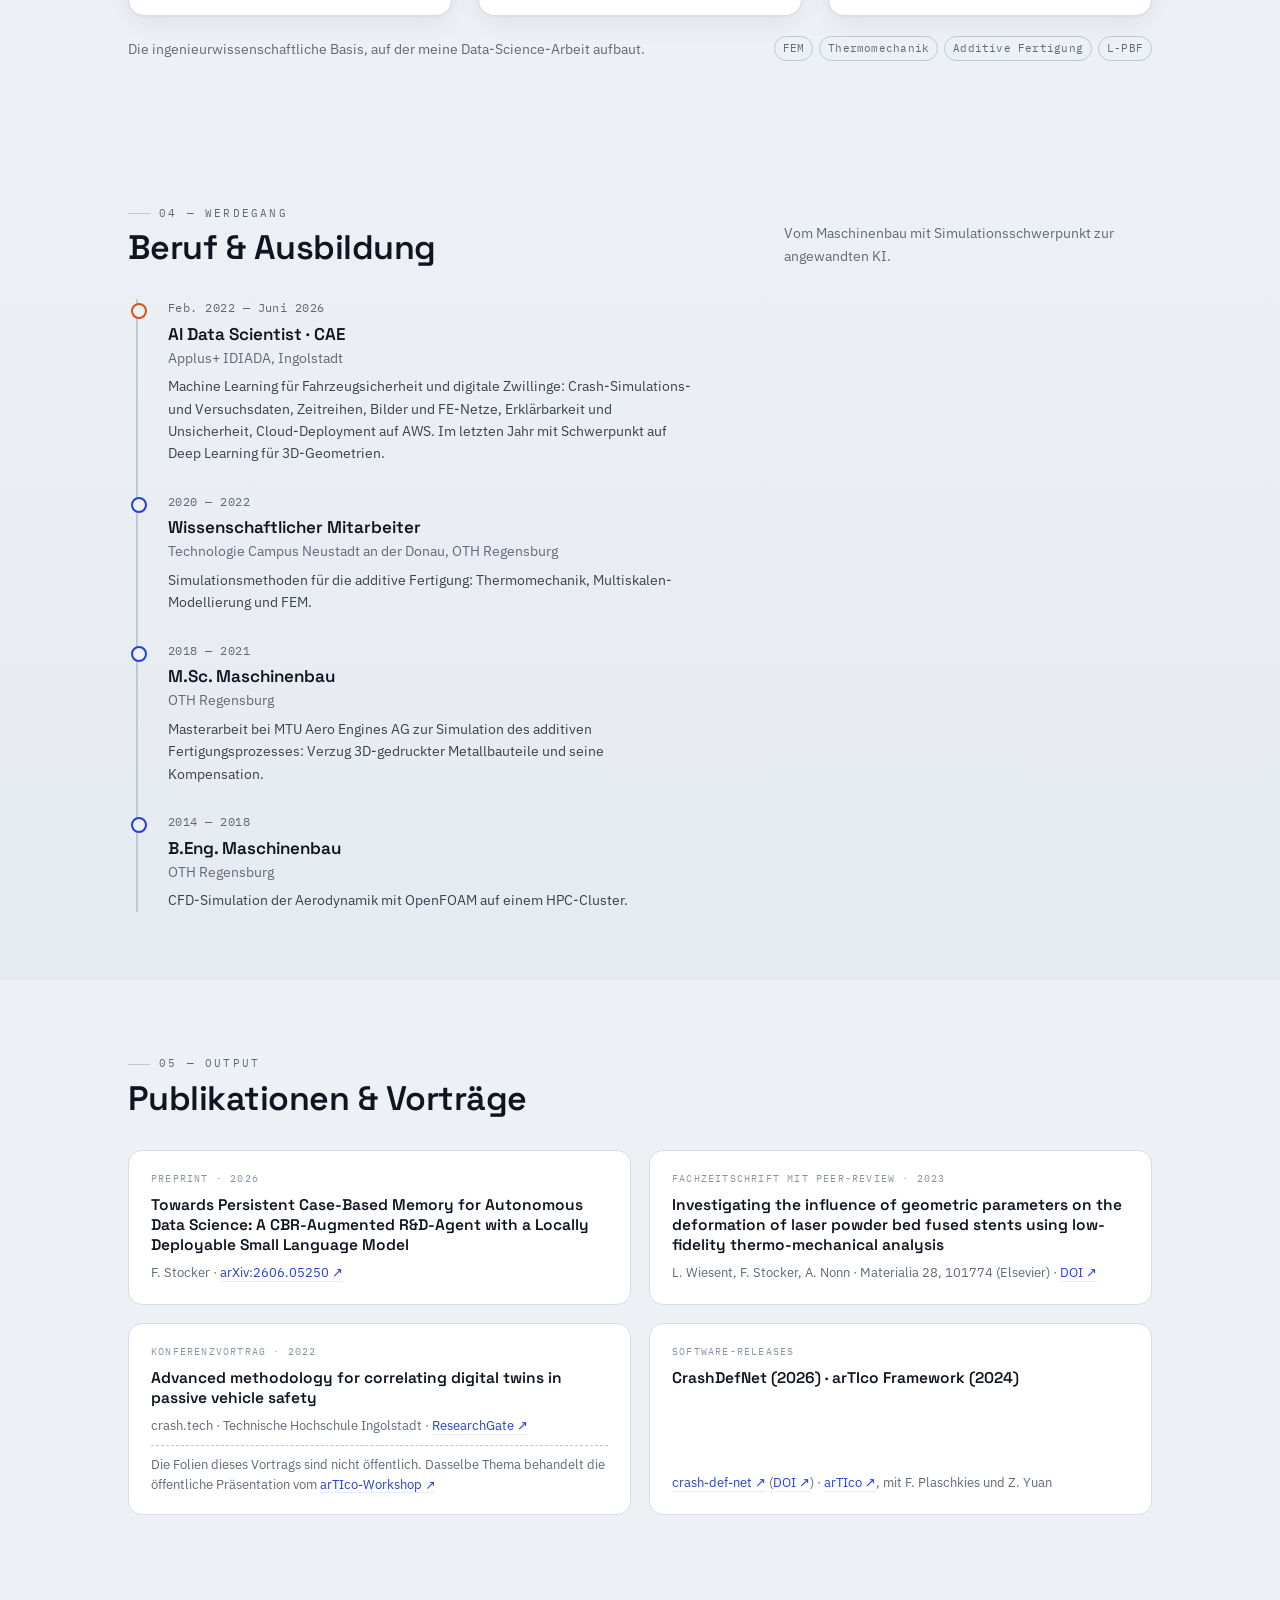
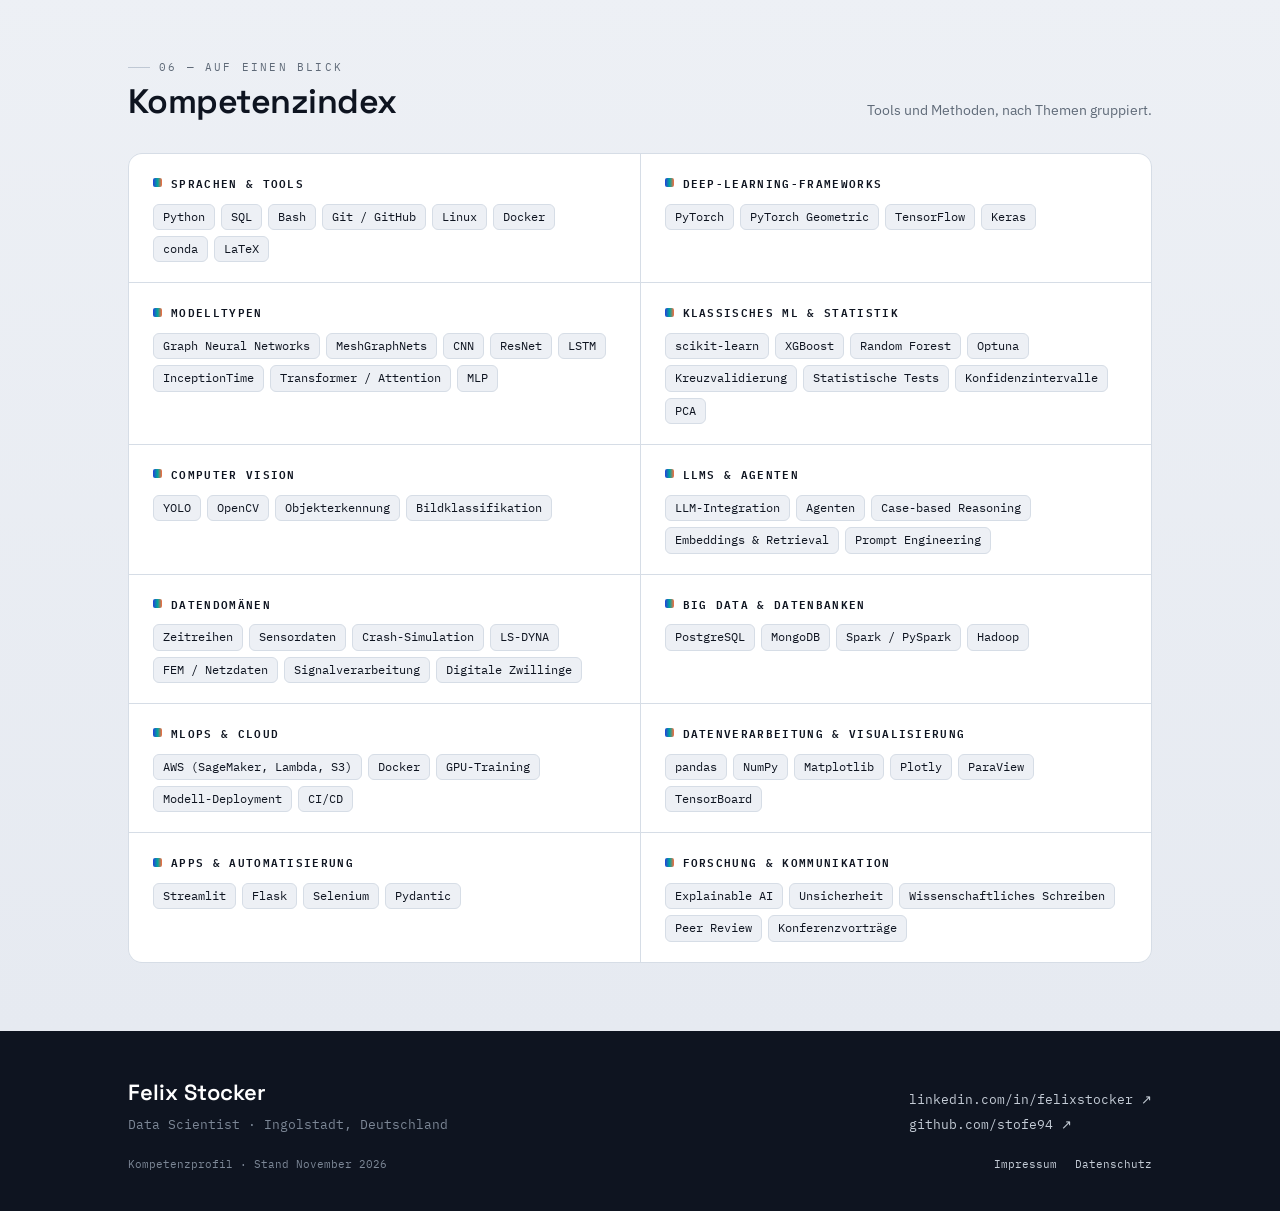
<file: de/index.html>
<!DOCTYPE html>
<html lang="de">
<head>
<meta charset="UTF-8">
<meta name="viewport" content="width=device-width, initial-scale=1.0, viewport-fit=cover">
<title>Felix Stocker Kompetenzprofil</title>
<meta name="description" content="Kompetenzprofil von Felix Stocker, Data Scientist mit Hintergrund in Maschinenbau und CAE.">
<link rel="alternate" hreflang="en" href="https://stofe94.github.io/skill-profile/">
<link rel="alternate" hreflang="de" href="https://stofe94.github.io/skill-profile/de/">
<link rel="alternate" hreflang="x-default" href="https://stofe94.github.io/skill-profile/">
<link rel="stylesheet" href="../fonts/fonts.css">
<link rel="stylesheet" href="../style.css">
</head>
<body>

<header class="hero">
  <div class="wrap">
    <nav class="lang" aria-label="Sprache / Language"><a href="../index.html" hreflang="en" lang="en" title="English version">EN</a><span class="on" aria-current="true">DE</span></nav>
    <div class="hero-grid">
      <div>
        <span class="eyebrow">Kompetenzprofil · Data Science</span>
        <h1 class="hero-name">Felix<br>Stocker</h1>
        <div class="hero-role">Data Scientist <span class="dot">·</span> Hintergrund in Maschinenbau&nbsp;&amp;&nbsp;CAE</div>
        <p class="hero-thesis">Maschinenbauingenieur mit einem Master mit Schwerpunkt Simulation. Als <strong>Quereinsteiger</strong> bin ich in die Data Science gewechselt und habe mehr als vier Jahre bei IDIADA Machine Learning auf Crash- und Fahrzeugsicherheitsdaten angewendet. Als <strong>Data Scientist</strong> verbinde ich beide Seiten: das Verständnis eines Ingenieurs für Simulationen und Versuche und Deep-Learning-Modelle, die daraus lernen. Jede Kompetenz unten verweist auf die Projekte dahinter.</p>
      </div>
      <div class="hero-vis">
        <svg id="mesh" viewBox="0 0 520 430" preserveAspectRatio="xMidYMid meet" role="img" aria-label="Ein Finite-Elemente-Netz als Graph, das sich verformt und nach Dehnung eingefärbt ist">
          <g id="edges"></g><g id="nodes"></g>
        </svg>
      </div>
    </div>
  </div>
  <div class="statrow">
    <div class="wrap">
      <div class="stat"><div class="n">2022–26</div><div class="l">AI Data Scientist bei IDIADA</div></div>
      <div class="stat"><div class="n">3</div><div class="l">Open-Source-Projekte</div></div>
      <div class="stat"><div class="n">5</div><div class="l">berufliche Projekte</div></div>
      <div class="stat"><div class="n">2</div><div class="l">Publikationen</div></div>
      <div class="stat"><div class="n">M.Sc.</div><div class="l">Maschinenbau · Simulation</div></div>
    </div>
  </div>
</header>

<main>

<!-- ============ SKILL AREAS ============ -->
<section id="skills">
  <div class="wrap">
    <div class="sec-head">
      <div><span class="eyebrow">01 — Profil</span><h2 class="sec-title">Kompetenzfelder</h2></div>
      <p class="sec-note">Acht Felder, jedes durch Projekte auf dieser Seite belegt. Die Kürzel verlinken darauf: <span class="chip os">CDN</span> Open Source, <span class="chip">CSV</span> beruflich.</p>
    </div>

    <div class="comp-grid">

      <div class="comp">
        <div class="comp-top"><span class="comp-idx">01</span><h3 class="comp-name">Graph Neural Networks auf Simulationsnetzen</h3></div>
        <p class="comp-body">Deep Learning direkt auf Finite-Elemente-Netzen: Das Netz wird zum Graphen, und das Modell lernt, wie sich eine Struktur im Crash verformt. MeshGraphNets und der neuere MeshGraphNet-Transformer sind in meinem eigenen Open-Source-Tool implementiert.</p>
        <div class="tags"><span class="tag">PyTorch Geometric</span><span class="tag">MeshGraphNets</span></div>
        <div class="evid"><span class="lbl">Projekte</span><a class="chip os" href="#p-cdn">CDN</a></div>
      </div>

      <div class="comp">
        <div class="comp-top"><span class="comp-idx">02</span><h3 class="comp-name">Deep Learning</h3></div>
        <p class="comp-body">Praktische Erfahrung mit den wichtigsten Netzwerkfamilien (Convolutional, rekurrent und Attention-basiert) für Zeitreihen, Bilder und FE-Netze, dazu ein solides Verständnis der Grundlagen ihres Trainings.</p>
        <div class="tags"><span class="tag">PyTorch</span><span class="tag">TensorFlow / Keras</span></div>
        <div class="evid"><span class="lbl">Projekte</span><a class="chip os" href="#p-cdn">CDN</a><a class="chip os" href="#p-art">ART</a><a class="chip" href="#p-csv">CSV</a><a class="chip" href="#p-cpp">CPP</a></div>
      </div>

      <div class="comp">
        <div class="comp-top"><span class="comp-idx">03</span><h3 class="comp-name">Klassisches ML &amp; Statistik</h3></div>
        <p class="comp-body">Überwachtes Lernen, Hyperparameter-Tuning und sorgfältige Auswertung: Kreuzvalidierung, Konfidenzintervalle und statistische Tests, um zu prüfen, ob ein Ergebnis wirklich trägt.</p>
        <div class="tags"><span class="tag">scikit-learn</span><span class="tag">Optuna</span><span class="tag">XGBoost</span><span class="tag">SciPy</span></div>
        <div class="evid"><span class="lbl">Projekte</span><a class="chip os" href="#p-art">ART</a><a class="chip os" href="#p-cbr">CBR</a><a class="chip" href="#p-csv">CSV</a><a class="chip" href="#p-cpp">CPP</a></div>
      </div>

      <div class="comp">
        <div class="comp-top"><span class="comp-idx">04</span><h3 class="comp-name">Computer Vision</h3></div>
        <p class="comp-body">Objekterkennung und Bildklassifikation, einschließlich der Datenarbeit drumherum: Bilddaten sammeln, automatisch labeln und bereinigen, bevor trainiert wird.</p>
        <div class="tags"><span class="tag">YOLO</span><span class="tag">ResNet</span><span class="tag">OpenCV</span></div>
        <div class="evid"><span class="lbl">Projekte</span><a class="chip" href="#p-img">IMG</a><a class="chip" href="#p-csv">CSV</a></div>
      </div>

      <div class="comp">
        <div class="comp-top"><span class="comp-idx">05</span><h3 class="comp-name">LLMs &amp; Agenten</h3></div>
        <p class="comp-body">Erweiterung eines Open-Source-Data-Science-Agenten um ein Gedächtnis für vergangene Experimente, mit Messung des Effekts. Dazu LLM-gestützte Automatisierung alltäglicher interner Abläufe.</p>
        <div class="tags"><span class="tag">R&amp;D-Agent</span><span class="tag">Gemma</span><span class="tag">Case-based Reasoning</span></div>
        <div class="evid"><span class="lbl">Projekte</span><a class="chip os" href="#p-cbr">CBR</a><a class="chip" href="#p-llm">LLM</a></div>
      </div>

      <div class="comp">
        <div class="comp-top"><span class="comp-idx">06</span><h3 class="comp-name">Zeitreihen &amp; Simulationsdaten</h3></div>
        <p class="comp-body">Ergebnisse von Crash-Simulationen und Sensorsignale aus Versuchen: bereinigen, aussagekräftige Signalmerkmale extrahieren und Modelle bauen, die sie klassifizieren oder vorhersagen.</p>
        <div class="tags"><span class="tag">Zeitreihen</span><span class="tag">LS-DYNA</span><span class="tag">Signalverarbeitung</span></div>
        <div class="evid"><span class="lbl">Projekte</span><a class="chip os" href="#p-cdn">CDN</a><a class="chip os" href="#p-art">ART</a><a class="chip" href="#p-csv">CSV</a><a class="chip" href="#p-cpp">CPP</a></div>
      </div>

      <div class="comp">
        <div class="comp-top"><span class="comp-idx">07</span><h3 class="comp-name">MLOps &amp; Cloud</h3></div>
        <p class="comp-body">Modelle vom Experiment zum laufenden Dienst bringen: Docker, GPU-Training, reproduzierbare Umgebungen und Serverless-Deployment auf AWS.</p>
        <div class="tags"><span class="tag">AWS</span><span class="tag">Docker</span><span class="tag">GPU-Training</span><span class="tag">Linux</span></div>
        <div class="evid"><span class="lbl">Projekte</span><a class="chip os" href="#p-cdn">CDN</a><a class="chip os" href="#p-cbr">CBR</a><a class="chip" href="#p-img">IMG</a></div>
      </div>

      <div class="comp">
        <div class="comp-top"><span class="comp-idx">08</span><h3 class="comp-name">Software Engineering &amp; Automatisierung</h3></div>
        <p class="comp-body">Sauberer, gut strukturierter Python-Code, kleine Web-Apps für Kolleginnen und Kollegen, Browser-Automatisierung und Versionsverwaltung mit Git.</p>
        <div class="tags"><span class="tag">Streamlit</span><span class="tag">Flask</span><span class="tag">Selenium</span><span class="tag">Git / GitHub</span></div>
        <div class="evid"><span class="lbl">Projekte</span><a class="chip os" href="#p-cdn">CDN</a><a class="chip" href="#p-llm">LLM</a><a class="chip" href="#p-img">IMG</a></div>
      </div>

    </div>
  </div>
</section>

<!-- ============ OPEN-SOURCE PROJECTS ============ -->
<section id="open-source" class="band">
  <div class="wrap">
    <div class="sec-head">
      <div><span class="eyebrow">02 — Open Source</span><h2 class="sec-title">Open-Source-Projekte</h2></div>
      <p class="sec-note">Öffentlich auf GitHub. Jedes Projekt hat eine eigene Seite mit Hintergrund, aktuellem Stand und Grenzen.</p>
    </div>

    <article class="card feature" id="p-cdn">
      <div class="card-body">
        <div class="card-top">
          <span class="pid os">CDN</span>
          <div class="kinds"><span class="kind os">Privates Projekt</span><span class="kind">Open Source · AGPL-3.0</span></div>
        </div>
        <h3>CrashDefNet</h3>
        <p class="sub">Graph Neural Networks als Surrogatmodelle für die Crash-Simulation</p>
        <p>Mein umfangreichstes privates Projekt, von Grund auf selbst entwickelt und geprägt von meiner Erfahrung mit Deep Learning für die Crash-Simulation. CrashDefNet lernt aus Finite-Elemente-Simulationen und sagt Schritt für Schritt auf dem Simulationsnetz voraus, wie sich eine Struktur verformt und welche Spannung sie trägt.</p>
        <p>Es deckt den kompletten Ablauf von den Simulationsrohdaten bis zur Auswertung im Vergleich mit veröffentlichten Ergebnissen ab und ist an einem ersten echten Crashfall verifiziert: einem Stoßfängerquerträger, der auf einen Pfahl trifft, vorhergesagt über den gesamten Aufprall. Dabei bleibt es schlank genug, um neue Architekturen schnell einzubauen und zu vergleichen: eine einfache, flexible Basis zum Testen neuer Modelle, offen für die Community.</p>
        <div class="facts"><span>2026</span><span>MeshGraphNets &amp; MGN-Transformer</span><span>Daten aus OpenRadioss &amp; LS-DYNA</span><span>Doku &amp; Colab</span></div>
        <div class="actions">
          <a class="btn" href="crashdefnet.html">Projektseite →</a>
          <a class="btn ghost" href="https://github.com/stofe94/crash-def-net" target="_blank" rel="noopener">GitHub ↗</a>
          <a class="btn ghost" href="https://stofe94.github.io/crash-def-net/" target="_blank" rel="noopener">Doku ↗</a>
        </div>
      </div>
      <figure class="feature-fig">
        <div class="viz viz-3d" data-viz="crash3d" role="img" aria-label="3D-Schema: Ein Stoßfängerquerträger trifft auf einen starren Pfahl und verformt sich Schritt für Schritt, mit Kontaktkanten an den Berührstellen"></div>
        <figcaption>Schema: Ein Stoßfängerquerträger trifft auf einen Pfahl. Das Modell sagt die Verformung Schritt für Schritt voraus und baut den Kontakt in jedem Schritt neu auf.</figcaption>
      </figure>
    </article>

    <div class="os-pair">

      <article class="card" id="p-art">
        <div class="card-body">
          <div class="card-top">
            <span class="pid os">ART</span>
            <div class="kinds"><span class="kind os">Forschungsprojekt · IDIADA &amp; THI</span><span class="kind">Open Source · MIT</span></div>
          </div>
          <h3>arTIco</h3>
          <p class="sub">Framework zur Klassifikation mehrkanaliger Zeitreihen</p>
          <p>Entwickelt bei IDIADA zusammen mit der Technischen Hochschule Ingolstadt, in einem öffentlich geförderten Forschungsprojekt zur Validierung digitaler Zwillinge mit KI. Eines der ersten vollständigen Tools, die ich als Quereinsteiger veröffentlicht habe, und mein Einstieg in anspruchsvollere Data-Science-Arbeit mit Crash- und CAE-Daten.</p>
          <div class="facts"><span>2024</span><span>mit F. Plaschkies &amp; Z. Yuan</span></div>
          <div class="actions">
            <a class="btn" href="artico.html">Projektseite →</a>
            <a class="btn ghost" href="https://github.com/stofe94/arTIco" target="_blank" rel="noopener">GitHub ↗</a>
          </div>
        </div>
      </article>

      <article class="card" id="p-cbr">
        <div class="card-body">
          <div class="card-top">
            <span class="pid os">CBR</span>
            <div class="kinds"><span class="kind os">Privates Projekt</span><span class="kind warn">Frühes Stadium</span></div>
          </div>
          <h3>CBR-augmented R&amp;D-Agent</h3>
          <p class="sub">Ein Data-Science-Agent mit Gedächtnis für vergangene Experimente</p>
          <p>Erweitert Microsofts Open-Source-Projekt R&amp;D-Agent, damit eine neue Aufgabe auf dem aufbauen kann, was früher funktioniert hat. Entstanden als Projektarbeit eines Weiterbildungszertifikats in angewandter KI, mit einem Preprint auf arXiv. Ein erster Ansatz, getestet an zwei Kaggle-Wettbewerben und noch weit vom praktischen Einsatz entfernt.</p>
          <div class="facts"><span>Preprint · 2026</span><span>Gemma 4 (31B)</span><span>MIT</span></div>
          <div class="actions">
            <a class="btn" href="cbr-rd-agent.html">Projektseite →</a>
            <a class="btn ghost" href="https://github.com/stofe94/cbr-rd-agent" target="_blank" rel="noopener">GitHub ↗</a>
          </div>
        </div>
      </article>

    </div>
  </div>
</section>

<!-- ============ PROFESSIONAL PROJECTS ============ -->
<section id="professional">
  <div class="wrap">
    <div class="sec-head">
      <div><span class="eyebrow">03 — Beruflich</span><h2 class="sec-title">Berufliche Projekte</h2></div>
      <p class="sec-note">Ausgewählte Arbeiten aus meiner Anstellung bei IDIADA und davor aus der angewandten Forschung.</p>
    </div>

    <div class="note">
      <span class="lbl">Zu diesen Projekten</span>
      <p>Diese Projekte stammen aus meiner beruflichen Tätigkeit. Der Code ist nicht öffentlich, daher bleiben die Beschreibungen allgemein. Alle wurden für Forschungs- und Testzwecke entwickelt.</p>
    </div>

    <div class="pro-grid">

      <article class="card pro" id="p-csv">
        <div class="card-body">
          <div class="card-top"><span class="pid">CSV</span><span class="kind pro">Beruflich · IDIADA</span></div>
          <h3>Validierung von Crashtest-Signalen</h3>
          <p class="sub">Automatische i.O./n.i.O.-Prüfung von Sensorsignalen aus Crashtests</p>
          <p>Ein neuronales Netz, das fehlerhafte Sensorsignale aus Crashtests erkennt. Es kombiniert ein Bildmodell des Signalverlaufs mit berechneten Signalmerkmalen wie Spitzenwerten, Energie und Frequenzinhalt. Ausgewertet mit stratifizierter Kreuzvalidierung und Konfidenzintervallen.</p>
          <div class="tags"><span class="tag">PyTorch</span><span class="tag">ResNet</span><span class="tag">SciPy</span></div>
        </div>
      </article>

      <article class="card pro" id="p-cpp">
        <div class="card-body">
          <div class="card-top"><span class="pid">CPP</span><span class="kind pro">Beruflich · IDIADA</span></div>
          <h3>Crashpuls-Vorhersage</h3>
          <p class="sub">Eine vollständige Beschleunigungskurve aus vier Szenarioparametern</p>
          <p>Aus Aufprallposition, Aufprallwinkel und den Geschwindigkeiten beider Fahrzeuge sagt das Modell den kompletten zeitlichen Beschleunigungsverlauf voraus. Ich habe mehrere Netzwerktypen verglichen, von einfachen Baselines bis zu Convolutional- und rekurrenten Modellen, nachdem ich zuerst geprüft hatte, ob der Zusammenhang nichtlinear genug ist, um Deep Learning zu rechtfertigen.</p>
          <div class="tags"><span class="tag">Keras</span><span class="tag">PyTorch</span><span class="tag">XGBoost</span></div>
        </div>
      </article>

      <article class="card pro" id="p-img">
        <div class="card-body">
          <div class="card-top"><span class="pid">IMG</span><span class="kind pro">Beruflich · IDIADA</span></div>
          <h3>Pipeline zur Objekterkennung</h3>
          <p class="sub">Bilderkennung technischer Ausrüstung, von Anfang bis Ende</p>
          <p>Eine vollständige Computer-Vision-Pipeline: Bilder sammeln, mit einem ersten Modell automatisch labeln, Beinahe-Duplikate entfernen, einen YOLO-Detektor lokal oder auf AWS SageMaker trainieren und ihn als Serverless-Prototyp auf AWS Lambda bereitstellen, mit einem kleinen Desktop- und Web-Frontend.</p>
          <div class="tags"><span class="tag">YOLO</span><span class="tag">AWS</span><span class="tag">Docker</span><span class="tag">Flask</span></div>
        </div>
      </article>

      <article class="card pro" id="p-llm">
        <div class="card-body">
          <div class="card-top"><span class="pid">LLM</span><span class="kind pro">Beruflich · IDIADA</span></div>
          <h3>LLM-Automatisierungs-Toolbox</h3>
          <p class="sub">LLM-gestützte Analyse von Code und Folien, automatisiert</p>
          <p>Eine kleine interne Streamlit-App, die Quellcode oder PowerPoint-Dateien aufbereitet, sie per Browser-Automatisierung an ein LLM übergibt und das Ergebnis als gut lesbaren HTML-Bericht zurückgibt. Klar in Schichten aufgebaut, mit grundlegenden Schutzmechanismen für Dateiverarbeitung und Zugriff.</p>
          <div class="tags"><span class="tag">Streamlit</span><span class="tag">Selenium</span><span class="tag">Python</span></div>
        </div>
      </article>

    </div>

    <!-- process simulation: master's thesis → research project → paper -->
    <div class="subsec" id="p-lpbf">
      <div class="subsec-head">
        <span class="eyebrow">Vor der Data Science</span>
        <h3 class="subsec-title"><span class="pid">LPBF</span>Prozesssimulation für den Metall-3D-Druck</h3>
        <p class="subsec-lede">Bevor ich in die Data Science gewechselt bin, habe ich an der erweiterten Prozesssimulation gearbeitet: Ich habe den 3D-Druck von Metall selbst simuliert, um vorherzusagen, wie und warum sich Bauteile beim Laserstrahlschmelzen (L-PBF) verziehen und wie sich das kompensieren lässt. Ein Thema, das ich von der Masterarbeit bis zu einer begutachteten Veröffentlichung verfolgt habe.</p>
      </div>

      <ol class="steps">
        <li class="card step">
          <div class="card-body">
            <div class="step-top"><span class="step-n">01</span><span class="step-ctx">Masterarbeit · MTU&nbsp;Aero&nbsp;Engines&nbsp;AG</span></div>
            <h4>Zylindrische Strukturen: simuliert, gefertigt, kompensiert</h4>
            <p>Hier hat es angefangen: die Simulation, wie sich allgemeine zylindrische Metallstrukturen im L-PBF-Prozess verziehen und welche verfahrensbedingten Effekte das verursachen. Die Bauteile wurden tatsächlich gefertigt, und ich habe die Simulation an den realen Ergebnissen geprüft. Außerdem habe ich eine Kompensationsmethode entwickelt und sie an den gebauten Teilen verifiziert und detailliert ausgewertet. Die Masterarbeit ist vertraulich und nicht veröffentlicht.</p>
          </div>
        </li>
        <li class="card step">
          <div class="card-body">
            <div class="step-top"><span class="step-n">02</span><span class="step-ctx">Wissenschaftlicher Mitarbeiter · TC Neustadt (OTH&nbsp;Regensburg)</span></div>
            <h4>Aortenstents aus dem Metall-3D-Druck</h4>
            <p>Im öffentlich geförderten Projekt Aortic Gen-i-Stent zu patientenspezifischen Aortenstents aus metallischem 3D-Druck habe ich genau diese Forschung fortgesetzt. Die Verzugseffekte aus meiner Masterarbeit mussten nun im Maßstab feiner Stent-Gitterstrukturen verstanden werden.</p>
            <div class="actions"><a class="btn ghost" href="https://foerderportal.bund.de/foekat/jsp/SucheAction.do?actionMode=view&amp;fkz=13GW0391B" target="_blank" rel="noopener">Eintrag im Förderkatalog ↗</a></div>
          </div>
        </li>
        <li class="card step">
          <div class="card-body">
            <div class="step-top"><span class="step-n">03</span><span class="step-ctx">Peer-Review · Materialia 2023</span></div>
            <h4>Geometrie, Größe und Fertigbarkeit</h4>
            <p>Das daraus entstandene Paper untersucht diese Verzugseffekte im Detail für die Geometrien und Größenordnungen von Aortenstents sowie deren Fertigbarkeit mit L-PBF. Eine validierte thermomechanische Simulation zeigt, wie Strebenwinkel, Strebendicke und Übergangsradius den Verzug bestimmen und wie eine vorkompensierte Geometrie das gedruckte Bauteil nahe an seine Sollform bringt.</p>
            <div class="actions"><a class="btn ghost" href="https://doi.org/10.1016/j.mtla.2023.101774" target="_blank" rel="noopener">Paper (DOI) ↗</a></div>
          </div>
        </li>
      </ol>

      <div class="subsec-foot">
        <p>Die ingenieurwissenschaftliche Basis, auf der meine Data-Science-Arbeit aufbaut.</p>
        <div class="tags"><span class="tag">FEM</span><span class="tag">Thermomechanik</span><span class="tag">Additive Fertigung</span><span class="tag">L-PBF</span></div>
      </div>
    </div>

  </div>
</section>

<!-- ============ CAREER ============ -->
<section id="career" class="band">
  <div class="wrap">
    <div class="sec-head">
      <div><span class="eyebrow">04 — Werdegang</span><h2 class="sec-title">Beruf &amp; Ausbildung</h2></div>
      <p class="sec-note">Vom Maschinenbau mit Simulationsschwerpunkt zur angewandten KI.</p>
    </div>
    <div class="tl">
      <div class="tl-item hot">
        <div class="tl-date">Feb. 2022 — Juni 2026</div>
        <div class="tl-role">AI Data Scientist · CAE</div>
        <div class="tl-org">Applus+ IDIADA, Ingolstadt</div>
        <div class="tl-desc">Machine Learning für Fahrzeugsicherheit und digitale Zwillinge: Crash-Simulations- und Versuchsdaten, Zeitreihen, Bilder und FE-Netze, Erklärbarkeit und Unsicherheit, Cloud-Deployment auf AWS. Im letzten Jahr mit Schwerpunkt auf Deep Learning für 3D-Geometrien.</div>
      </div>
      <div class="tl-item">
        <div class="tl-date">2020 — 2022</div>
        <div class="tl-role">Wissenschaftlicher Mitarbeiter</div>
        <div class="tl-org">Technologie Campus Neustadt an der Donau, OTH Regensburg</div>
        <div class="tl-desc">Simulationsmethoden für die additive Fertigung: Thermomechanik, Multiskalen-Modellierung und FEM.</div>
      </div>
      <div class="tl-item">
        <div class="tl-date">2018 — 2021</div>
        <div class="tl-role">M.Sc. Maschinenbau</div>
        <div class="tl-org">OTH Regensburg</div>
        <div class="tl-desc">Masterarbeit bei MTU Aero Engines AG zur Simulation des additiven Fertigungsprozesses: Verzug 3D-gedruckter Metallbauteile und seine Kompensation.</div>
      </div>
      <div class="tl-item">
        <div class="tl-date">2014 — 2018</div>
        <div class="tl-role">B.Eng. Maschinenbau</div>
        <div class="tl-org">OTH Regensburg</div>
        <div class="tl-desc">CFD-Simulation der Aerodynamik mit OpenFOAM auf einem HPC-Cluster.</div>
      </div>
    </div>
  </div>
</section>

<!-- ============ PUBLICATIONS ============ -->
<section id="publications">
  <div class="wrap">
    <div class="sec-head">
      <div><span class="eyebrow">05 — Output</span><h2 class="sec-title">Publikationen &amp; Vorträge</h2></div>
    </div>
    <div class="pub-grid">
      <div class="pub">
        <span class="lbl">Preprint · 2026</span>
        <span class="pub-title">Towards Persistent Case-Based Memory for Autonomous Data Science: A CBR-Augmented R&amp;D-Agent with a Locally Deployable Small Language Model</span>
        <span class="pub-where">F. Stocker · <a href="https://arxiv.org/abs/2606.05250" target="_blank" rel="noopener">arXiv:2606.05250 ↗</a></span>
      </div>
      <div class="pub">
        <span class="lbl">Fachzeitschrift mit Peer-Review · 2023</span>
        <span class="pub-title">Investigating the influence of geometric parameters on the deformation of laser powder bed fused stents using low-fidelity thermo-mechanical analysis</span>
        <span class="pub-where">L. Wiesent, F. Stocker, A. Nonn · Materialia 28, 101774 (Elsevier) · <a href="https://doi.org/10.1016/j.mtla.2023.101774" target="_blank" rel="noopener">DOI ↗</a></span>
      </div>
      <div class="pub">
        <span class="lbl">Konferenzvortrag · 2022</span>
        <span class="pub-title">Advanced methodology for correlating digital twins in passive vehicle safety</span>
        <span class="pub-where">crash.tech · Technische Hochschule Ingolstadt · <a href="https://www.researchgate.net/publication/381902144_Advanced_methodology_for_correlating_digital_twins_in_passive_vehicle_safety" target="_blank" rel="noopener">ResearchGate ↗</a></span>
        <span class="pub-note">Die Folien dieses Vortrags sind nicht öffentlich. Dasselbe Thema behandelt die öffentliche Präsentation vom <a href="https://www.researchgate.net/publication/381903694_arTIco_workshop" target="_blank" rel="noopener">arTIco-Workshop ↗</a></span>
      </div>
      <div class="pub">
        <span class="lbl">Software-Releases</span>
        <span class="pub-title">CrashDefNet (2026) · arTIco Framework (2024)</span>
        <span class="pub-where"><a href="https://github.com/stofe94/crash-def-net" target="_blank" rel="noopener">crash-def-net ↗</a> (<a href="https://doi.org/10.5281/zenodo.23575635" target="_blank" rel="noopener">DOI ↗</a>) · <a href="https://github.com/stofe94/arTIco" target="_blank" rel="noopener">arTIco ↗</a>, mit F. Plaschkies und Z. Yuan</span>
      </div>
    </div>
  </div>
</section>

<!-- ============ SKILL INDEX ============ -->
<section id="index" class="band">
  <div class="wrap">
    <div class="sec-head">
      <div><span class="eyebrow">06 — Auf einen Blick</span><h2 class="sec-title">Kompetenzindex</h2></div>
      <p class="sec-note">Tools und Methoden, nach Themen gruppiert.</p>
    </div>
    <div class="kw-grid">

      <div class="kw-cat"><h4>Sprachen &amp; Tools</h4><div class="kw-tags">
        <span class="kw">Python</span><span class="kw">SQL</span><span class="kw">Bash</span><span class="kw">Git / GitHub</span><span class="kw">Linux</span><span class="kw">Docker</span><span class="kw">conda</span><span class="kw">LaTeX</span>
      </div></div>

      <div class="kw-cat"><h4>Deep-Learning-Frameworks</h4><div class="kw-tags">
        <span class="kw">PyTorch</span><span class="kw">PyTorch Geometric</span><span class="kw">TensorFlow</span><span class="kw">Keras</span>
      </div></div>

      <div class="kw-cat"><h4>Modelltypen</h4><div class="kw-tags">
        <span class="kw">Graph Neural Networks</span><span class="kw">MeshGraphNets</span><span class="kw">CNN</span><span class="kw">ResNet</span><span class="kw">LSTM</span><span class="kw">InceptionTime</span><span class="kw">Transformer / Attention</span><span class="kw">MLP</span>
      </div></div>

      <div class="kw-cat"><h4>Klassisches ML &amp; Statistik</h4><div class="kw-tags">
        <span class="kw">scikit-learn</span><span class="kw">XGBoost</span><span class="kw">Random Forest</span><span class="kw">Optuna</span><span class="kw">Kreuzvalidierung</span><span class="kw">Statistische Tests</span><span class="kw">Konfidenzintervalle</span><span class="kw">PCA</span>
      </div></div>

      <div class="kw-cat"><h4>Computer Vision</h4><div class="kw-tags">
        <span class="kw">YOLO</span><span class="kw">OpenCV</span><span class="kw">Objekterkennung</span><span class="kw">Bildklassifikation</span>
      </div></div>

      <div class="kw-cat"><h4>LLMs &amp; Agenten</h4><div class="kw-tags">
        <span class="kw">LLM-Integration</span><span class="kw">Agenten</span><span class="kw">Case-based Reasoning</span><span class="kw">Embeddings &amp; Retrieval</span><span class="kw">Prompt Engineering</span>
      </div></div>

      <div class="kw-cat"><h4>Datendomänen</h4><div class="kw-tags">
        <span class="kw">Zeitreihen</span><span class="kw">Sensordaten</span><span class="kw">Crash-Simulation</span><span class="kw">LS-DYNA</span><span class="kw">FEM / Netzdaten</span><span class="kw">Signalverarbeitung</span><span class="kw">Digitale Zwillinge</span>
      </div></div>

      <div class="kw-cat"><h4>Big Data &amp; Datenbanken</h4><div class="kw-tags">
        <span class="kw">PostgreSQL</span><span class="kw">MongoDB</span><span class="kw">Spark / PySpark</span><span class="kw">Hadoop</span>
      </div></div>

      <div class="kw-cat"><h4>MLOps &amp; Cloud</h4><div class="kw-tags">
        <span class="kw">AWS (SageMaker, Lambda, S3)</span><span class="kw">Docker</span><span class="kw">GPU-Training</span><span class="kw">Modell-Deployment</span><span class="kw">CI/CD</span>
      </div></div>

      <div class="kw-cat"><h4>Datenverarbeitung &amp; Visualisierung</h4><div class="kw-tags">
        <span class="kw">pandas</span><span class="kw">NumPy</span><span class="kw">Matplotlib</span><span class="kw">Plotly</span><span class="kw">ParaView</span><span class="kw">TensorBoard</span>
      </div></div>

      <div class="kw-cat"><h4>Apps &amp; Automatisierung</h4><div class="kw-tags">
        <span class="kw">Streamlit</span><span class="kw">Flask</span><span class="kw">Selenium</span><span class="kw">Pydantic</span>
      </div></div>

      <div class="kw-cat"><h4>Forschung &amp; Kommunikation</h4><div class="kw-tags">
        <span class="kw">Explainable AI</span><span class="kw">Unsicherheit</span><span class="kw">Wissenschaftliches Schreiben</span><span class="kw">Peer Review</span><span class="kw">Konferenzvorträge</span>
      </div></div>

    </div>
  </div>
</section>

</main>

<footer>
  <div class="wrap">
    <div>
      <div class="foot-name">Felix Stocker</div>
      <div class="foot-role">Data Scientist · Ingolstadt, Deutschland</div>
    </div>
    <div class="foot-links">
      <a href="https://www.linkedin.com/in/felixstocker/" target="_blank" rel="noopener">linkedin.com/in/felixstocker ↗</a>
      <a href="https://github.com/stofe94" target="_blank" rel="noopener">github.com/stofe94 ↗</a>
    </div>
    <div class="foot-note">Kompetenzprofil · Stand November 2026 <span class="foot-legal"><a href="impressum.html">Impressum</a><a href="datenschutz.html">Datenschutz</a></span></div>
  </div>
</footer>

<script src="../hero.js"></script>
<script src="../viz.js"></script>
<script src="../crash3d.js"></script>
</body>
</html>
</file>
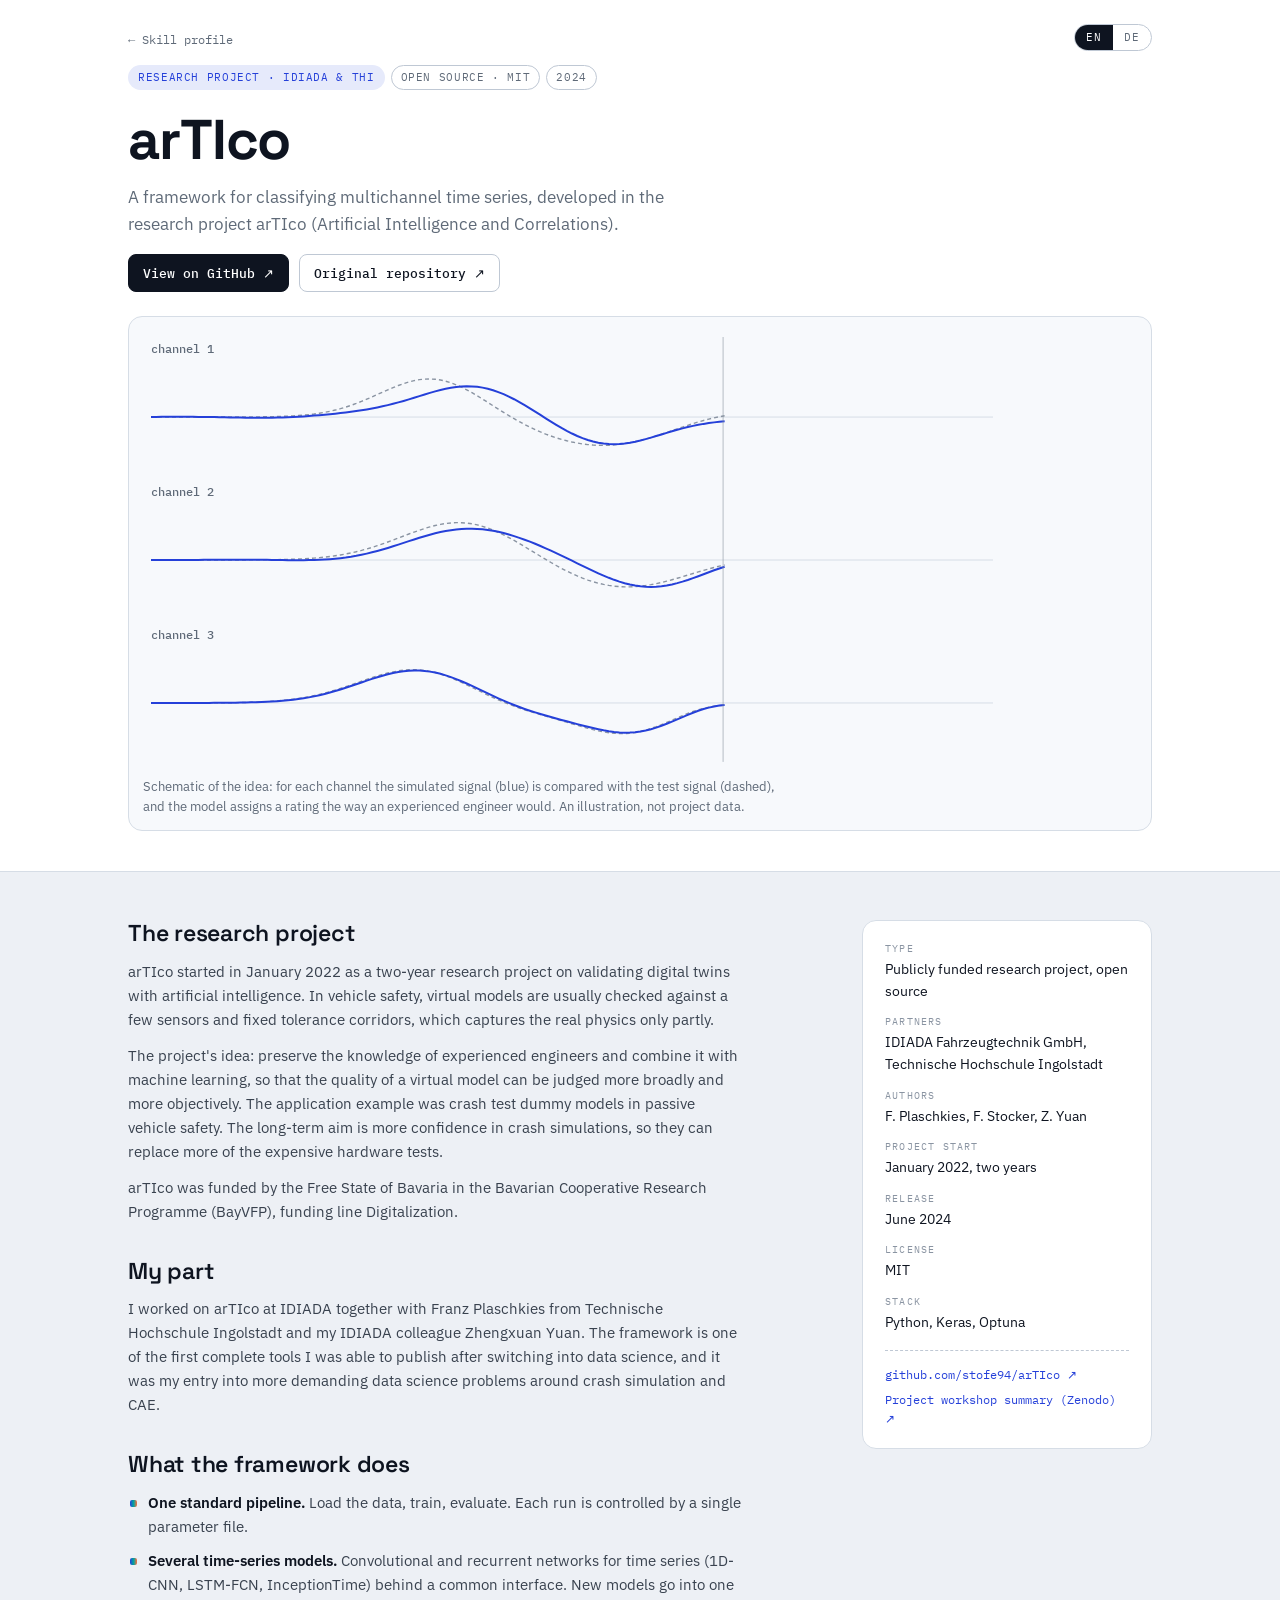
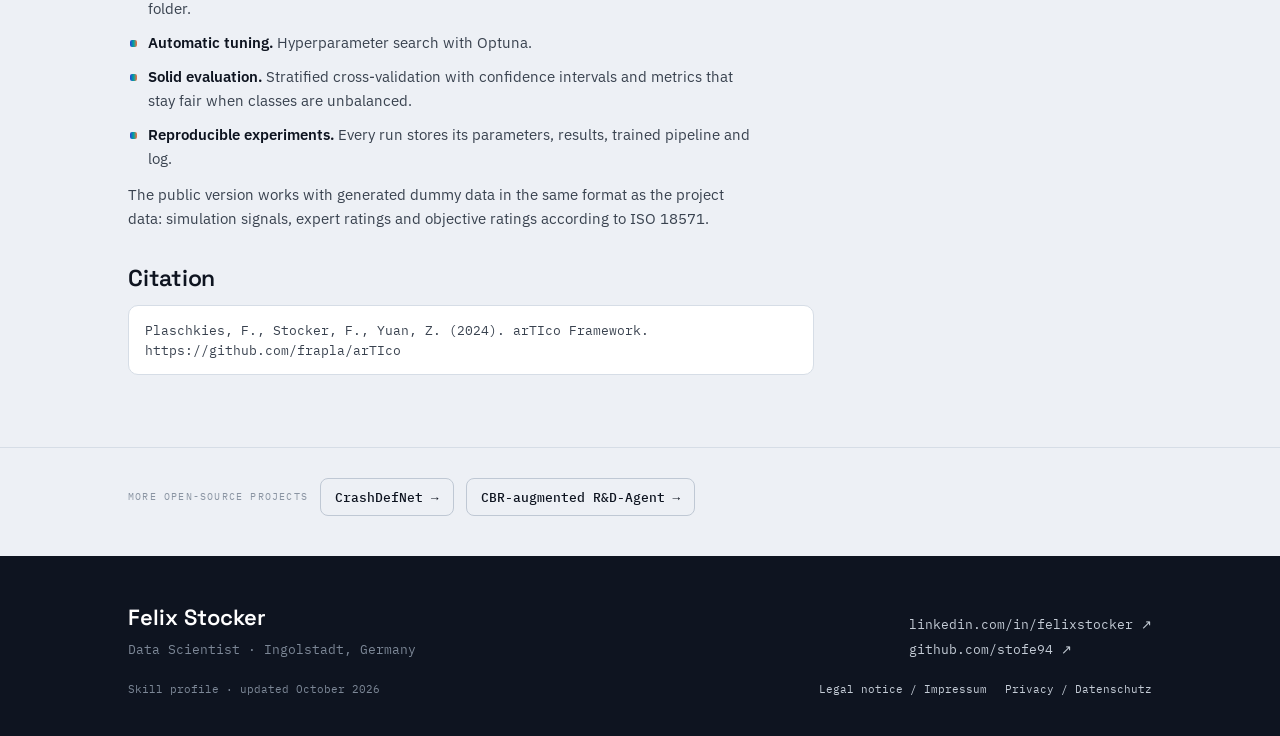
<file: artico.html>
<!DOCTYPE html>
<html lang="en">
<head>
<meta charset="UTF-8">
<meta name="viewport" content="width=device-width, initial-scale=1.0, viewport-fit=cover">
<title>arTIco · Felix Stocker</title>
<meta name="description" content="arTIco: a framework for classifying multichannel time series from the research project arTIco, developed at IDIADA with Technische Hochschule Ingolstadt.">
<link rel="alternate" hreflang="en" href="https://stofe94.github.io/skill-profile/artico.html">
<link rel="alternate" hreflang="de" href="https://stofe94.github.io/skill-profile/de/artico.html">
<link rel="alternate" hreflang="x-default" href="https://stofe94.github.io/skill-profile/artico.html">
<link rel="stylesheet" href="fonts/fonts.css">
<link rel="stylesheet" href="style.css">
</head>
<body>

<header class="page-head">
  <div class="wrap">
    <nav class="lang" aria-label="Language / Sprache"><span class="on" aria-current="true">EN</span><a href="de/artico.html" hreflang="de" lang="de" title="Deutsche Version">DE</a></nav>
    <a class="back" href="index.html#open-source">← Skill profile</a>
    <div class="kinds"><span class="kind os">Research project · IDIADA &amp; THI</span><span class="kind">Open source · MIT</span><span class="kind">2024</span></div>
    <h1 class="page-title">arTIco</h1>
    <p class="lede">A framework for classifying multichannel time series, developed in the research project arTIco (Artificial Intelligence and Correlations).</p>
    <div class="actions">
      <a class="btn" href="https://github.com/stofe94/arTIco" target="_blank" rel="noopener">View on GitHub ↗</a>
      <a class="btn ghost" href="https://github.com/frapla/arTIco" target="_blank" rel="noopener">Original repository ↗</a>
    </div>
    <figure class="page-fig">
      <canvas class="viz viz-signals" data-viz="signals" role="img" aria-label="Schematic: three channels each show a simulated signal next to the test signal, and a model assigns each channel a rating from excellent to poor"></canvas>
      <figcaption>Schematic of the idea: for each channel the simulated signal (blue) is compared with the test signal (dashed), and the model assigns a rating the way an experienced engineer would. An illustration, not project data.</figcaption>
    </figure>
  </div>
</header>

<main class="wrap doc">
  <div class="doc-main">

    <section>
      <h2>The research project</h2>
      <p>arTIco started in January 2022 as a two-year research project on validating digital twins with artificial intelligence. In vehicle safety, virtual models are usually checked against a few sensors and fixed tolerance corridors, which captures the real physics only partly.</p>
      <p>The project's idea: preserve the knowledge of experienced engineers and combine it with machine learning, so that the quality of a virtual model can be judged more broadly and more objectively. The application example was crash test dummy models in passive vehicle safety. The long-term aim is more confidence in crash simulations, so they can replace more of the expensive hardware tests.</p>
      <p>arTIco was funded by the Free State of Bavaria in the Bavarian Cooperative Research Programme (BayVFP), funding line Digitalization.</p>
    </section>

    <section>
      <h2>My part</h2>
      <p>I worked on arTIco at IDIADA together with Franz Plaschkies from Technische Hochschule Ingolstadt and my IDIADA colleague Zhengxuan Yuan. The framework is one of the first complete tools I was able to publish after switching into data science, and it was my entry into more demanding data science problems around crash simulation and CAE.</p>
    </section>

    <section>
      <h2>What the framework does</h2>
      <ul>
        <li><strong>One standard pipeline.</strong> Load the data, train, evaluate. Each run is controlled by a single parameter file.</li>
        <li><strong>Several time-series models.</strong> Convolutional and recurrent networks for time series (1D-CNN, LSTM-FCN, InceptionTime) behind a common interface. New models go into one folder.</li>
        <li><strong>Automatic tuning.</strong> Hyperparameter search with Optuna.</li>
        <li><strong>Solid evaluation.</strong> Stratified cross-validation with confidence intervals and metrics that stay fair when classes are unbalanced.</li>
        <li><strong>Reproducible experiments.</strong> Every run stores its parameters, results, trained pipeline and log.</li>
      </ul>
      <p>The public version works with generated dummy data in the same format as the project data: simulation signals, expert ratings and objective ratings according to ISO&nbsp;18571.</p>
    </section>

    <section>
      <h2>Citation</h2>
      <div class="cite">Plaschkies, F., Stocker, F., Yuan, Z. (2024). arTIco Framework. https://github.com/frapla/arTIco</div>
    </section>

  </div>

  <aside class="aside" aria-label="Project facts">
    <dl>
      <div><dt>Type</dt><dd>Publicly funded research project, open source</dd></div>
      <div><dt>Partners</dt><dd>IDIADA Fahrzeugtechnik GmbH, Technische Hochschule Ingolstadt</dd></div>
      <div><dt>Authors</dt><dd>F. Plaschkies, F. Stocker, Z. Yuan</dd></div>
      <div><dt>Project start</dt><dd>January 2022, two years</dd></div>
      <div><dt>Release</dt><dd>June 2024</dd></div>
      <div><dt>License</dt><dd>MIT</dd></div>
      <div><dt>Stack</dt><dd>Python, Keras, Optuna</dd></div>
    </dl>
    <div class="links">
      <a href="https://github.com/stofe94/arTIco" target="_blank" rel="noopener">github.com/stofe94/arTIco ↗</a>
      <a href="https://zenodo.org/records/11656662" target="_blank" rel="noopener">Project workshop summary (Zenodo) ↗</a>
    </div>
  </aside>
</main>

<div class="more">
  <div class="wrap">
    <span class="lbl">More open-source projects</span>
    <a class="btn ghost" href="crashdefnet.html">CrashDefNet →</a>
    <a class="btn ghost" href="cbr-rd-agent.html">CBR-augmented R&amp;D-Agent →</a>
  </div>
</div>

<footer>
  <div class="wrap">
    <div>
      <div class="foot-name">Felix Stocker</div>
      <div class="foot-role">Data Scientist · Ingolstadt, Germany</div>
    </div>
    <div class="foot-links">
      <a href="https://www.linkedin.com/in/felixstocker/" target="_blank" rel="noopener">linkedin.com/in/felixstocker ↗</a>
      <a href="https://github.com/stofe94" target="_blank" rel="noopener">github.com/stofe94 ↗</a>
    </div>
    <div class="foot-note">Skill profile · updated October 2026 <span class="foot-legal"><a href="impressum.html">Legal notice / Impressum</a><a href="privacy.html">Privacy / Datenschutz</a></span></div>
  </div>
</footer>

<script src="viz.js"></script>
</body>
</html>
</file>
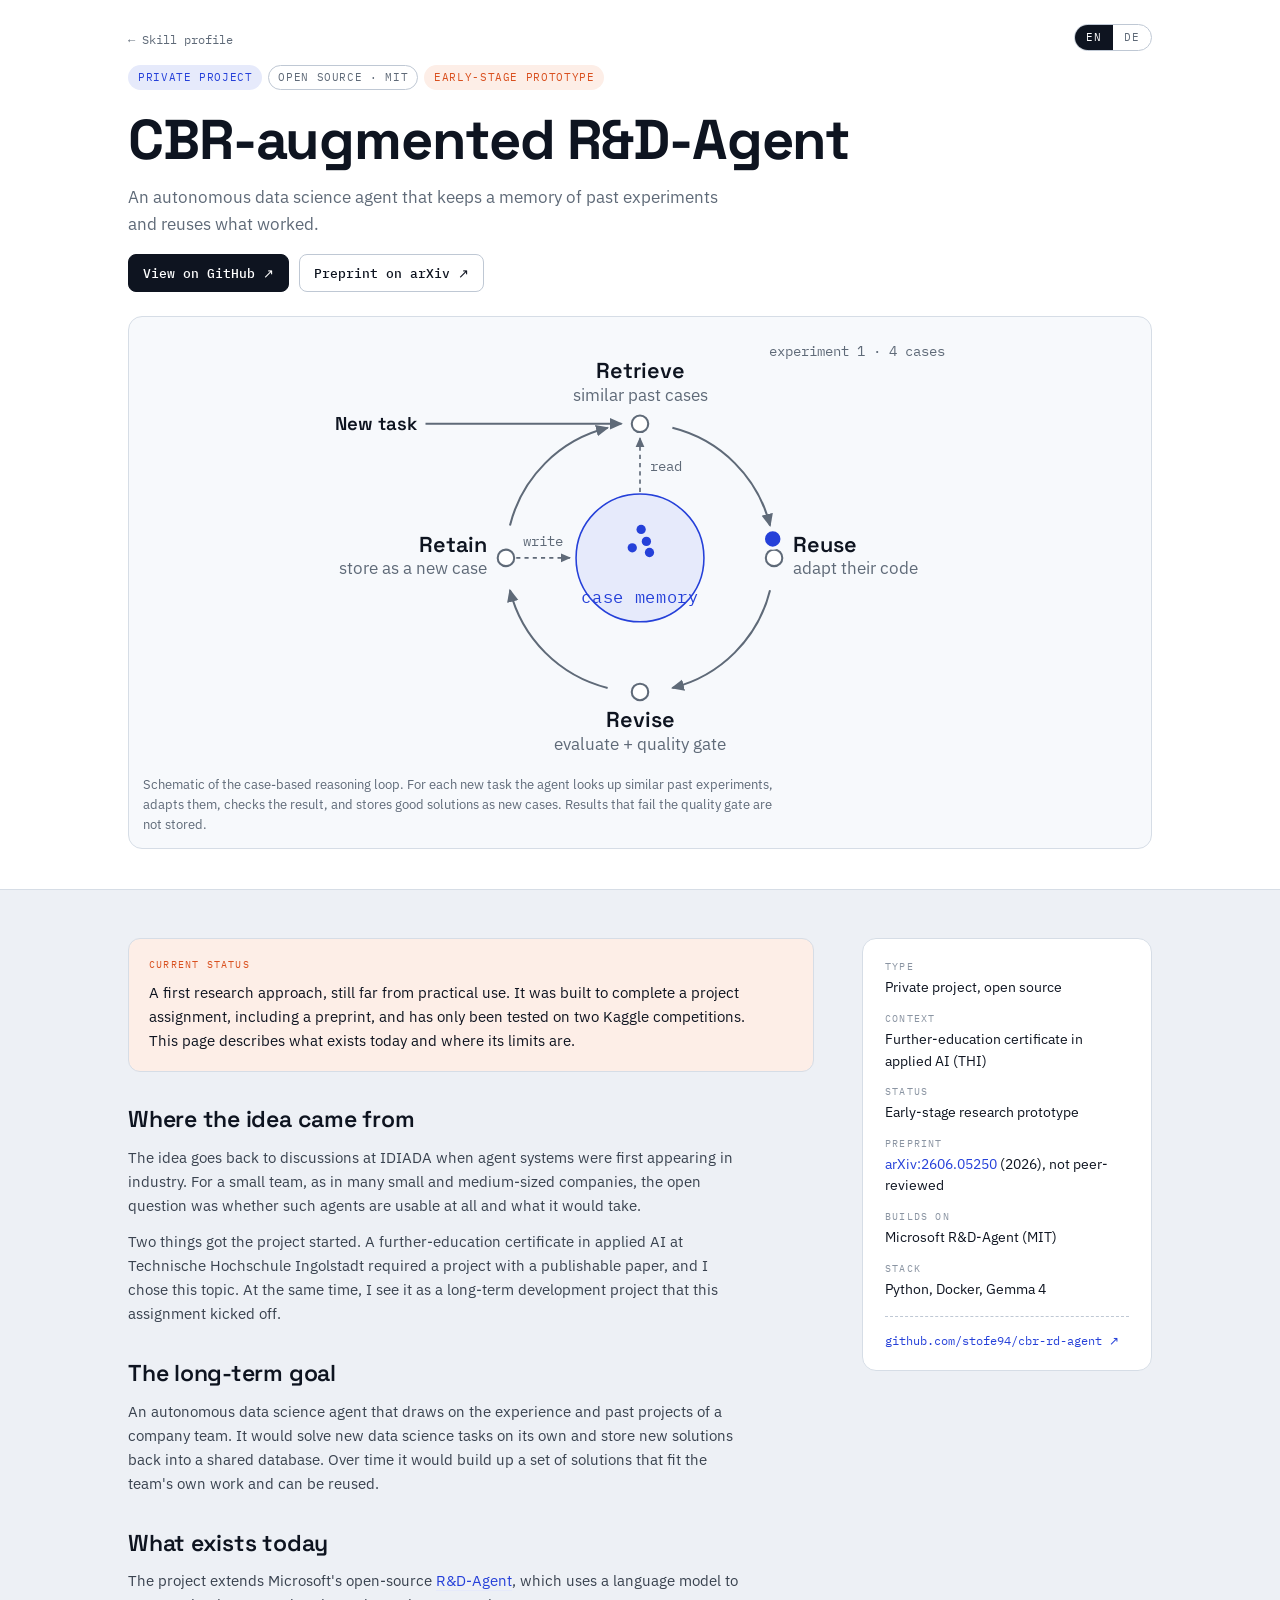
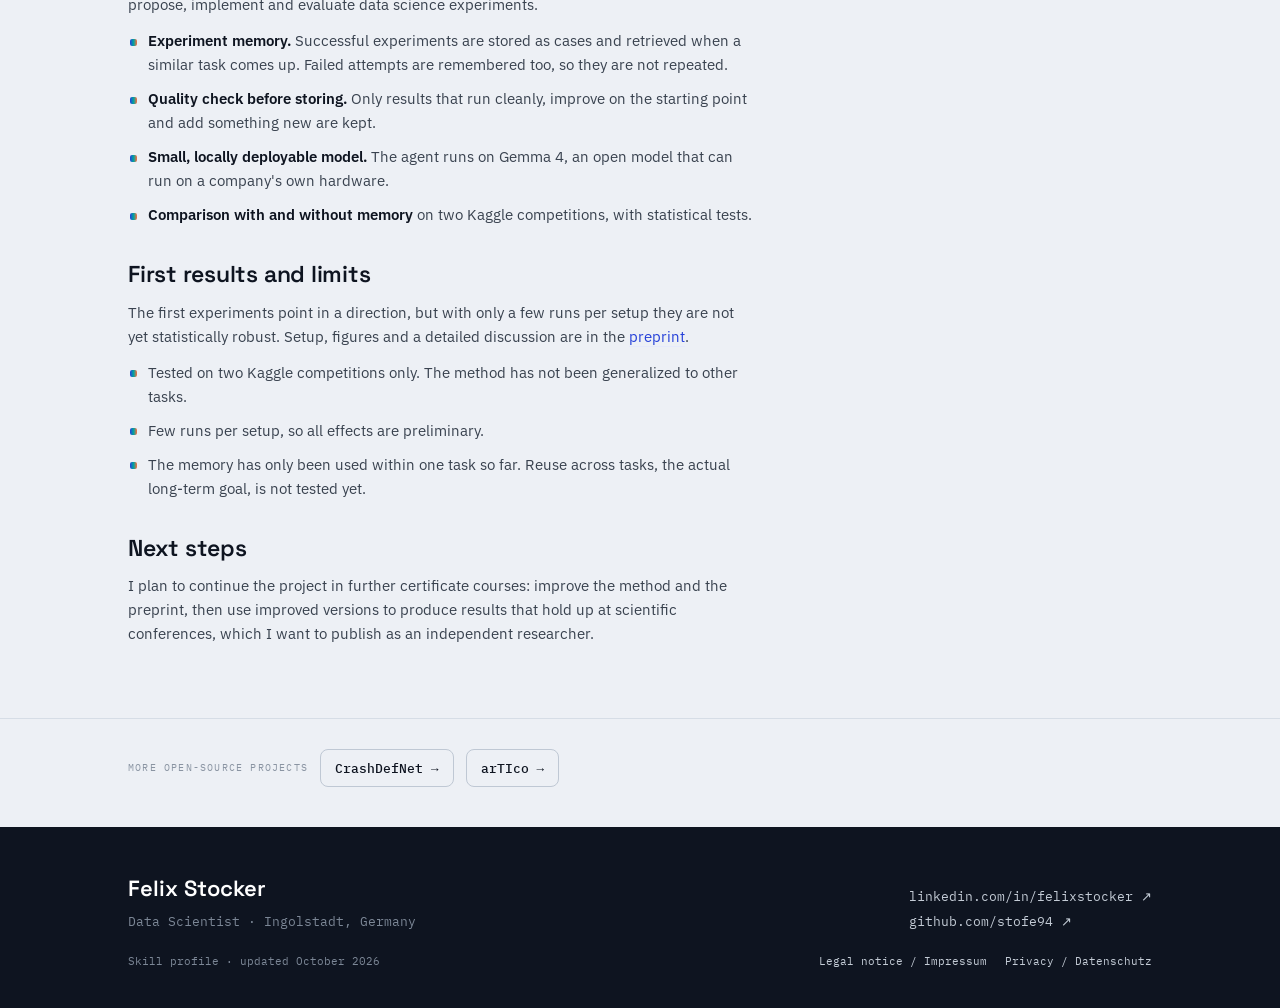
<file: cbr-rd-agent.html>
<!DOCTYPE html>
<html lang="en">
<head>
<meta charset="UTF-8">
<meta name="viewport" content="width=device-width, initial-scale=1.0, viewport-fit=cover">
<title>CBR-augmented R&amp;D-Agent · Felix Stocker</title>
<meta name="description" content="CBR-augmented R&amp;D-Agent: an early-stage data science agent with a memory of past experiments. A private project by Felix Stocker.">
<link rel="alternate" hreflang="en" href="https://stofe94.github.io/skill-profile/cbr-rd-agent.html">
<link rel="alternate" hreflang="de" href="https://stofe94.github.io/skill-profile/de/cbr-rd-agent.html">
<link rel="alternate" hreflang="x-default" href="https://stofe94.github.io/skill-profile/cbr-rd-agent.html">
<link rel="stylesheet" href="fonts/fonts.css">
<link rel="stylesheet" href="style.css">
</head>
<body>

<header class="page-head">
  <div class="wrap">
    <nav class="lang" aria-label="Language / Sprache"><span class="on" aria-current="true">EN</span><a href="de/cbr-rd-agent.html" hreflang="de" lang="de" title="Deutsche Version">DE</a></nav>
    <a class="back" href="index.html#open-source">← Skill profile</a>
    <div class="kinds"><span class="kind os">Private project</span><span class="kind">Open source · MIT</span><span class="kind warn">Early-stage prototype</span></div>
    <h1 class="page-title">CBR-augmented R&amp;D-Agent</h1>
    <p class="lede">An autonomous data science agent that keeps a memory of past experiments and reuses what worked.</p>
    <div class="actions">
      <a class="btn" href="https://github.com/stofe94/cbr-rd-agent" target="_blank" rel="noopener">View on GitHub ↗</a>
      <a class="btn ghost" href="https://arxiv.org/abs/2606.05250" target="_blank" rel="noopener">Preprint on arXiv ↗</a>
    </div>
    <figure class="page-fig">
      <svg class="cbr-svg" data-viz="cbr" viewBox="0 0 640 420" role="img" aria-label="Schematic of the case-based reasoning loop: the agent retrieves similar cases from its case memory, reuses and adapts them, revises the result with an evaluation and quality gate, and retains good results as new cases.">
        <defs>
          <marker id="cbr-arrow" viewBox="0 0 10 10" refX="8" refY="5" markerWidth="7" markerHeight="7" orient="auto-start-reverse">
            <path d="M0,1 L9,5 L0,9 z" fill="currentColor"/>
          </marker>
        </defs>

        <text class="cbr-count" x="616" y="24" text-anchor="end">experiment 1 · 4 cases</text>

        <text class="cbr-in" x="24" y="96">New task</text>
        <line class="cbr-arc" x1="112" y1="90" x2="302" y2="90" marker-end="url(#cbr-arrow)"/>

        <path class="cbr-arc" d="M351.4 93.9 A130 130 0 0 1 446.1 188.6" marker-end="url(#cbr-arrow)"/>
        <path class="cbr-arc" d="M446.1 251.4 A130 130 0 0 1 351.4 346.1" marker-end="url(#cbr-arrow)"/>
        <path class="cbr-arc" d="M288.6 346.1 A130 130 0 0 1 193.9 251.4" marker-end="url(#cbr-arrow)"/>
        <path class="cbr-arc" d="M193.9 188.6 A130 130 0 0 1 288.6 93.9" marker-end="url(#cbr-arrow)"/>

        <circle class="cbr-mem" cx="320" cy="220" r="62"/>
        <g class="cbr-cases"></g>
        <text class="cbr-memlab" x="320" y="264" text-anchor="middle">case memory</text>

        <line class="cbr-link" data-link="retrieve" x1="320" y1="156" x2="320" y2="104" marker-end="url(#cbr-arrow)"/>
        <text class="cbr-linklab" x="330" y="136">read</text>
        <line class="cbr-link" data-link="retain" x1="200" y1="220" x2="252" y2="220" marker-end="url(#cbr-arrow)"/>
        <text class="cbr-linklab" x="226" y="208" text-anchor="middle">write</text>

        <g class="cbr-st" data-st="retrieve">
          <circle class="cbr-node" cx="320" cy="90" r="8"/>
          <text class="cbr-lab" x="320" y="46" text-anchor="middle">Retrieve</text>
          <text class="cbr-sub" x="320" y="68" text-anchor="middle">similar past cases</text>
        </g>
        <g class="cbr-st" data-st="reuse">
          <circle class="cbr-node" cx="450" cy="220" r="8"/>
          <text class="cbr-lab" x="468" y="214">Reuse</text>
          <text class="cbr-sub" x="468" y="236">adapt their code</text>
        </g>
        <g class="cbr-st" data-st="revise">
          <circle class="cbr-node" cx="320" cy="350" r="8"/>
          <text class="cbr-lab" x="320" y="384" text-anchor="middle">Revise</text>
          <text class="cbr-sub" x="320" y="406" text-anchor="middle">evaluate + quality gate</text>
        </g>
        <g class="cbr-st" data-st="retain">
          <circle class="cbr-node" cx="190" cy="220" r="8"/>
          <text class="cbr-lab" x="172" y="214" text-anchor="end">Retain</text>
          <text class="cbr-sub" x="172" y="236" text-anchor="end">store as a new case</text>
        </g>

        <circle class="cbr-token" cx="320" cy="90" r="9"/>
      </svg>
      <figcaption>Schematic of the case-based reasoning loop. For each new task the agent looks up similar past experiments, adapts them, checks the result, and stores good solutions as new cases. Results that fail the quality gate are not stored.</figcaption>
    </figure>
  </div>
</header>

<main class="wrap doc">
  <div class="doc-main">

    <div class="status">
      <span class="lbl">Current status</span>
      <p>A first research approach, still far from practical use. It was built to complete a project assignment, including a preprint, and has only been tested on two Kaggle competitions. This page describes what exists today and where its limits are.</p>
    </div>

    <section>
      <h2>Where the idea came from</h2>
      <p>The idea goes back to discussions at IDIADA when agent systems were first appearing in industry. For a small team, as in many small and medium-sized companies, the open question was whether such agents are usable at all and what it would take.</p>
      <p>Two things got the project started. A further-education certificate in applied AI at Technische Hochschule Ingolstadt required a project with a publishable paper, and I chose this topic. At the same time, I see it as a long-term development project that this assignment kicked off.</p>
    </section>

    <section>
      <h2>The long-term goal</h2>
      <p>An autonomous data science agent that draws on the experience and past projects of a company team. It would solve new data science tasks on its own and store new solutions back into a shared database. Over time it would build up a set of solutions that fit the team's own work and can be reused.</p>
    </section>

    <section>
      <h2>What exists today</h2>
      <p>The project extends Microsoft's open-source <a href="https://github.com/microsoft/RD-Agent" target="_blank" rel="noopener">R&amp;D-Agent</a>, which uses a language model to propose, implement and evaluate data science experiments.</p>
      <ul>
        <li><strong>Experiment memory.</strong> Successful experiments are stored as cases and retrieved when a similar task comes up. Failed attempts are remembered too, so they are not repeated.</li>
        <li><strong>Quality check before storing.</strong> Only results that run cleanly, improve on the starting point and add something new are kept.</li>
        <li><strong>Small, locally deployable model.</strong> The agent runs on Gemma 4, an open model that can run on a company's own hardware.</li>
        <li><strong>Comparison with and without memory</strong> on two Kaggle competitions, with statistical tests.</li>
      </ul>
    </section>

    <section>
      <h2>First results and limits</h2>
      <p>The first experiments point in a direction, but with only a few runs per setup they are not yet statistically robust. Setup, figures and a detailed discussion are in the <a href="https://arxiv.org/abs/2606.05250" target="_blank" rel="noopener">preprint</a>.</p>
      <ul>
        <li>Tested on two Kaggle competitions only. The method has not been generalized to other tasks.</li>
        <li>Few runs per setup, so all effects are preliminary.</li>
        <li>The memory has only been used within one task so far. Reuse across tasks, the actual long-term goal, is not tested yet.</li>
      </ul>
    </section>

    <section>
      <h2>Next steps</h2>
      <p>I plan to continue the project in further certificate courses: improve the method and the preprint, then use improved versions to produce results that hold up at scientific conferences, which I want to publish as an independent researcher.</p>
    </section>

  </div>

  <aside class="aside" aria-label="Project facts">
    <dl>
      <div><dt>Type</dt><dd>Private project, open source</dd></div>
      <div><dt>Context</dt><dd>Further-education certificate in applied AI (THI)</dd></div>
      <div><dt>Status</dt><dd>Early-stage research prototype</dd></div>
      <div><dt>Preprint</dt><dd><a href="https://arxiv.org/abs/2606.05250" target="_blank" rel="noopener">arXiv:2606.05250</a> (2026), not peer-reviewed</dd></div>
      <div><dt>Builds on</dt><dd>Microsoft R&amp;D-Agent (MIT)</dd></div>
      <div><dt>Stack</dt><dd>Python, Docker, Gemma 4</dd></div>
    </dl>
    <div class="links">
      <a href="https://github.com/stofe94/cbr-rd-agent" target="_blank" rel="noopener">github.com/stofe94/cbr-rd-agent ↗</a>
    </div>
  </aside>
</main>

<div class="more">
  <div class="wrap">
    <span class="lbl">More open-source projects</span>
    <a class="btn ghost" href="crashdefnet.html">CrashDefNet →</a>
    <a class="btn ghost" href="artico.html">arTIco →</a>
  </div>
</div>

<footer>
  <div class="wrap">
    <div>
      <div class="foot-name">Felix Stocker</div>
      <div class="foot-role">Data Scientist · Ingolstadt, Germany</div>
    </div>
    <div class="foot-links">
      <a href="https://www.linkedin.com/in/felixstocker/" target="_blank" rel="noopener">linkedin.com/in/felixstocker ↗</a>
      <a href="https://github.com/stofe94" target="_blank" rel="noopener">github.com/stofe94 ↗</a>
    </div>
    <div class="foot-note">Skill profile · updated October 2026 <span class="foot-legal"><a href="impressum.html">Legal notice / Impressum</a><a href="privacy.html">Privacy / Datenschutz</a></span></div>
  </div>
</footer>

<script src="viz.js"></script>
</body>
</html>
</file>
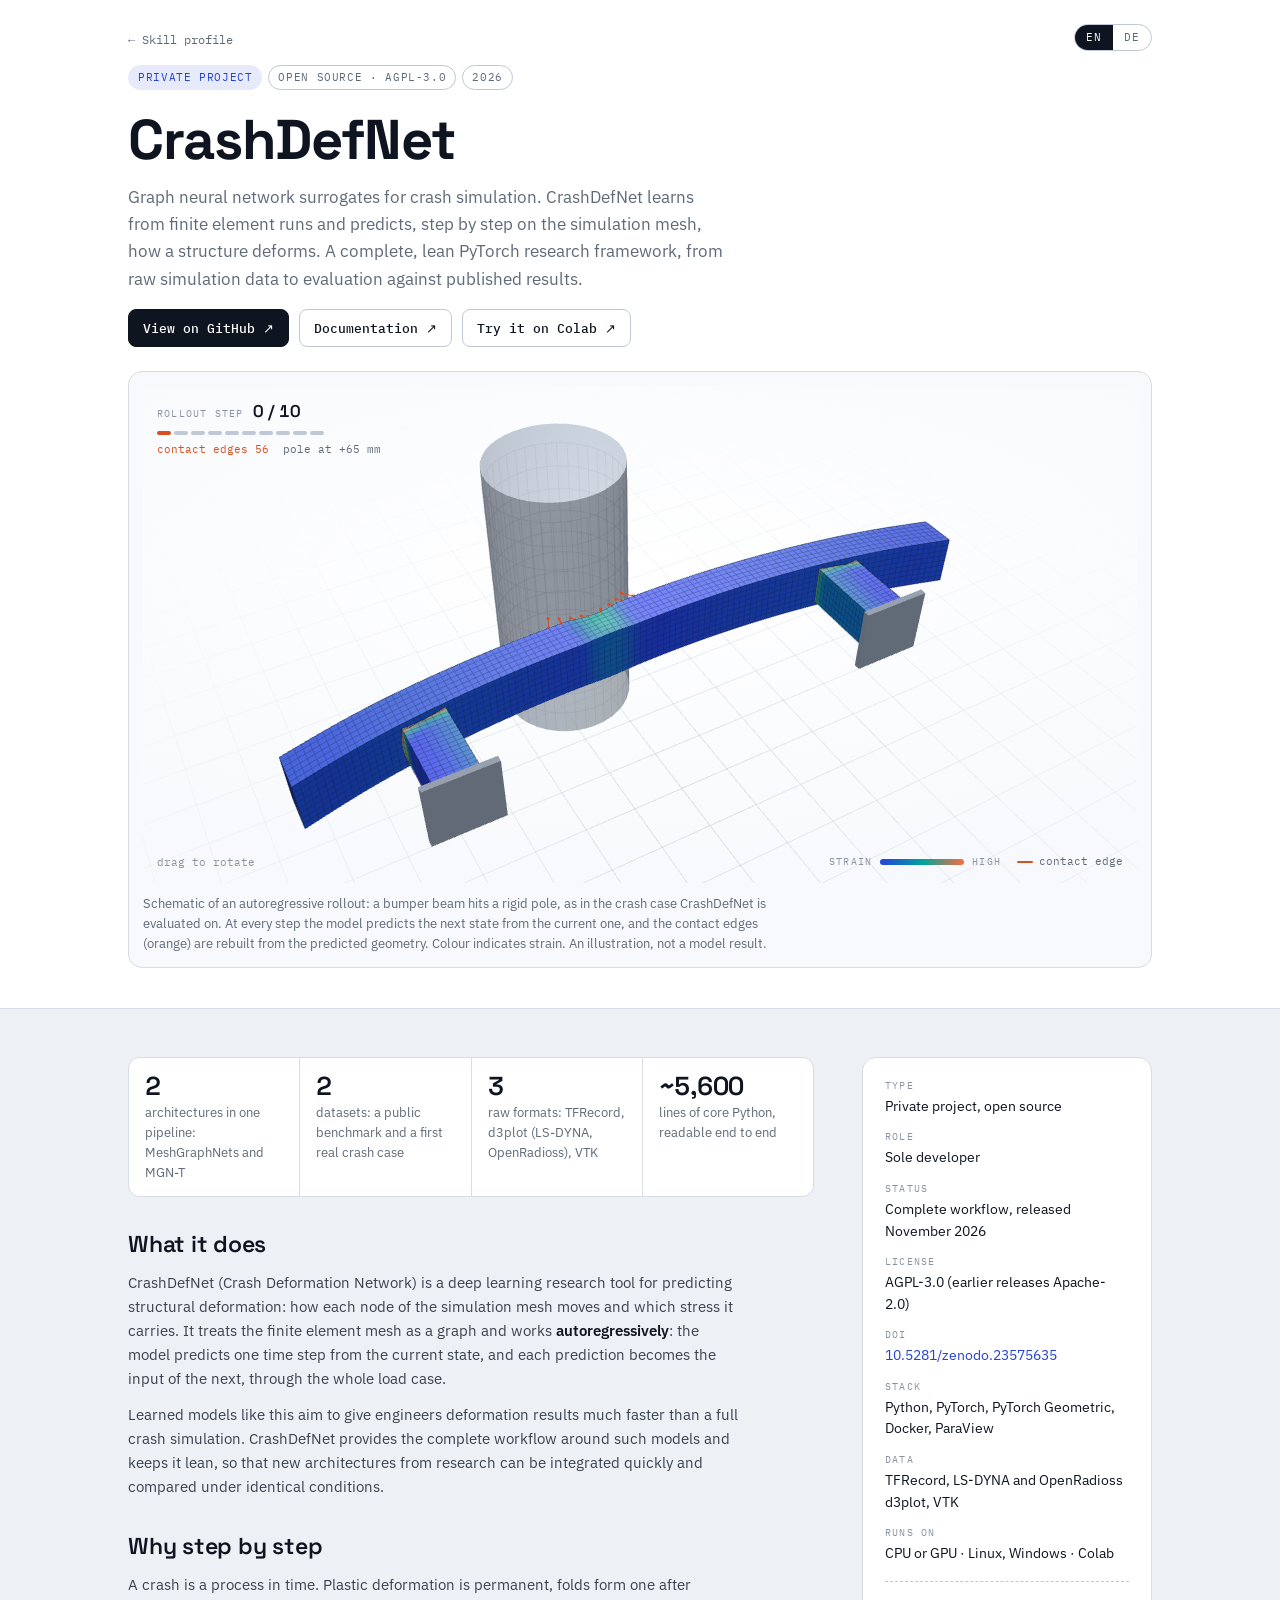
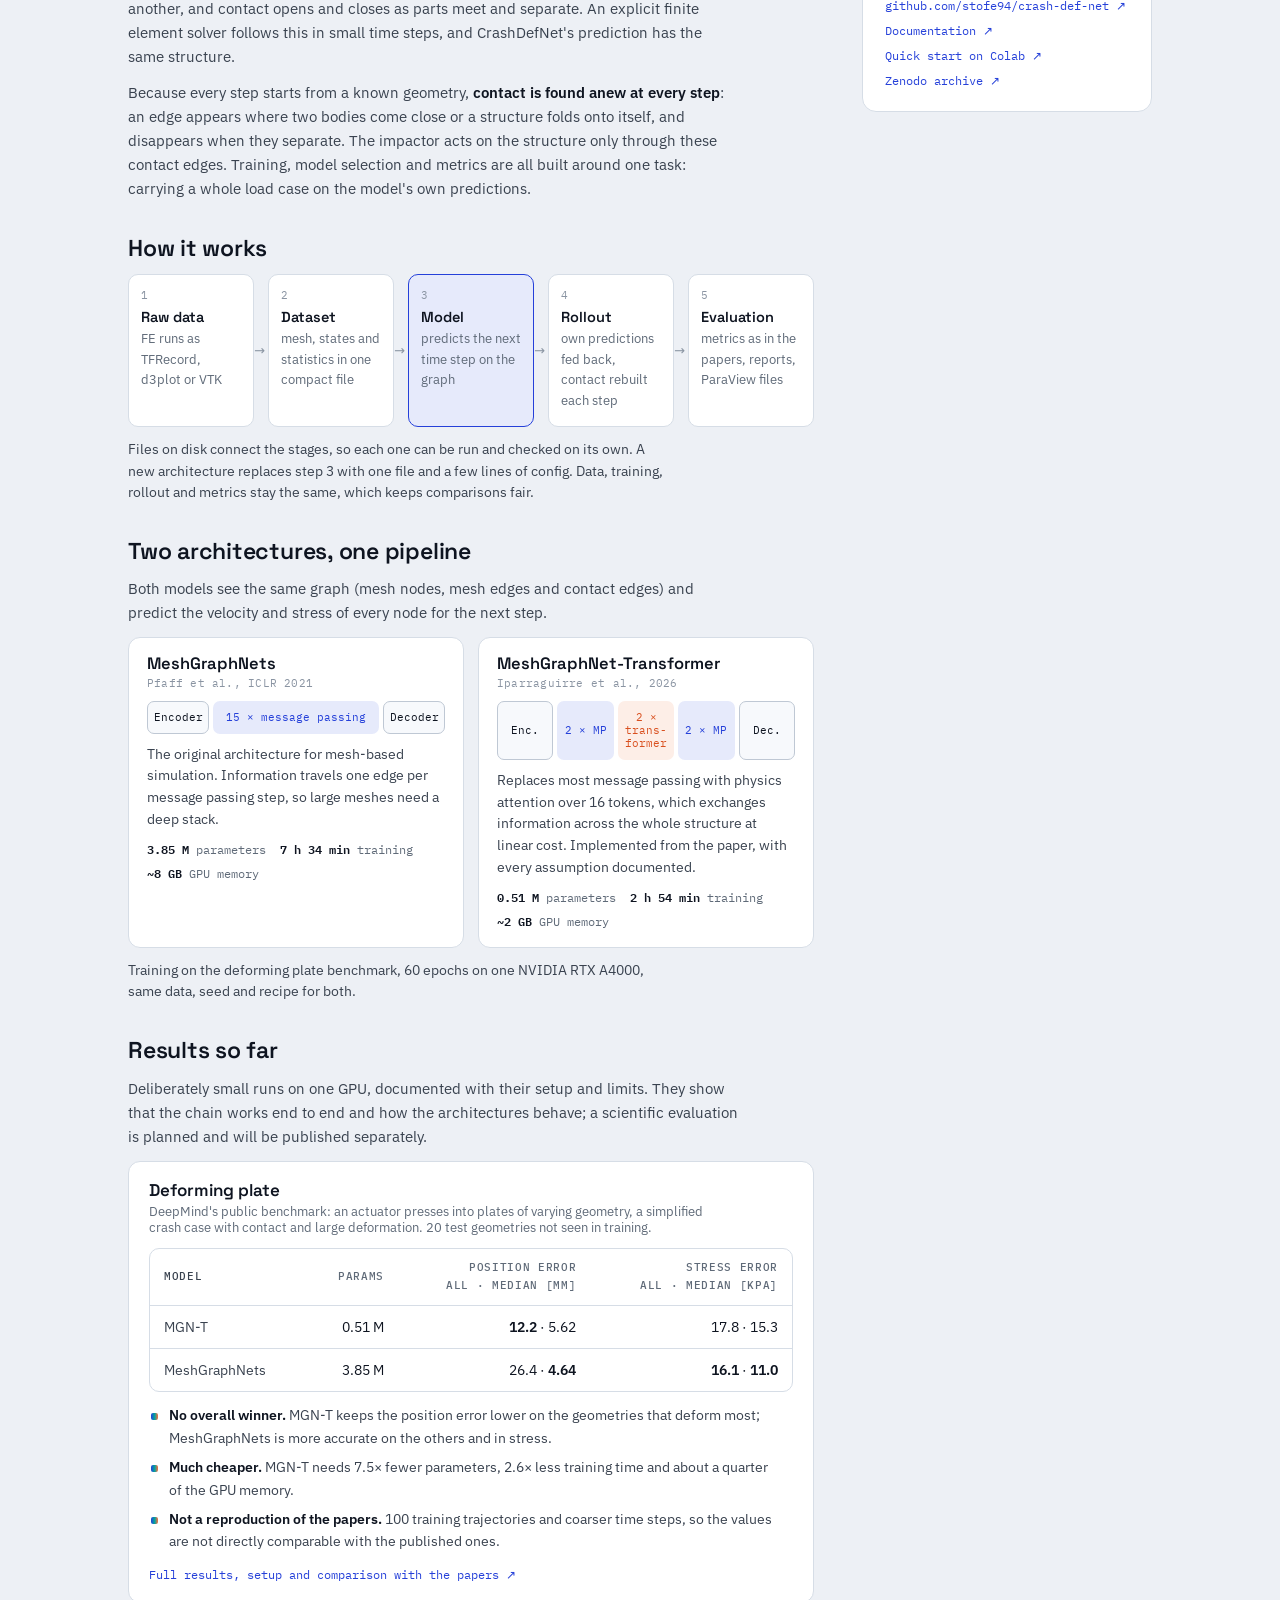
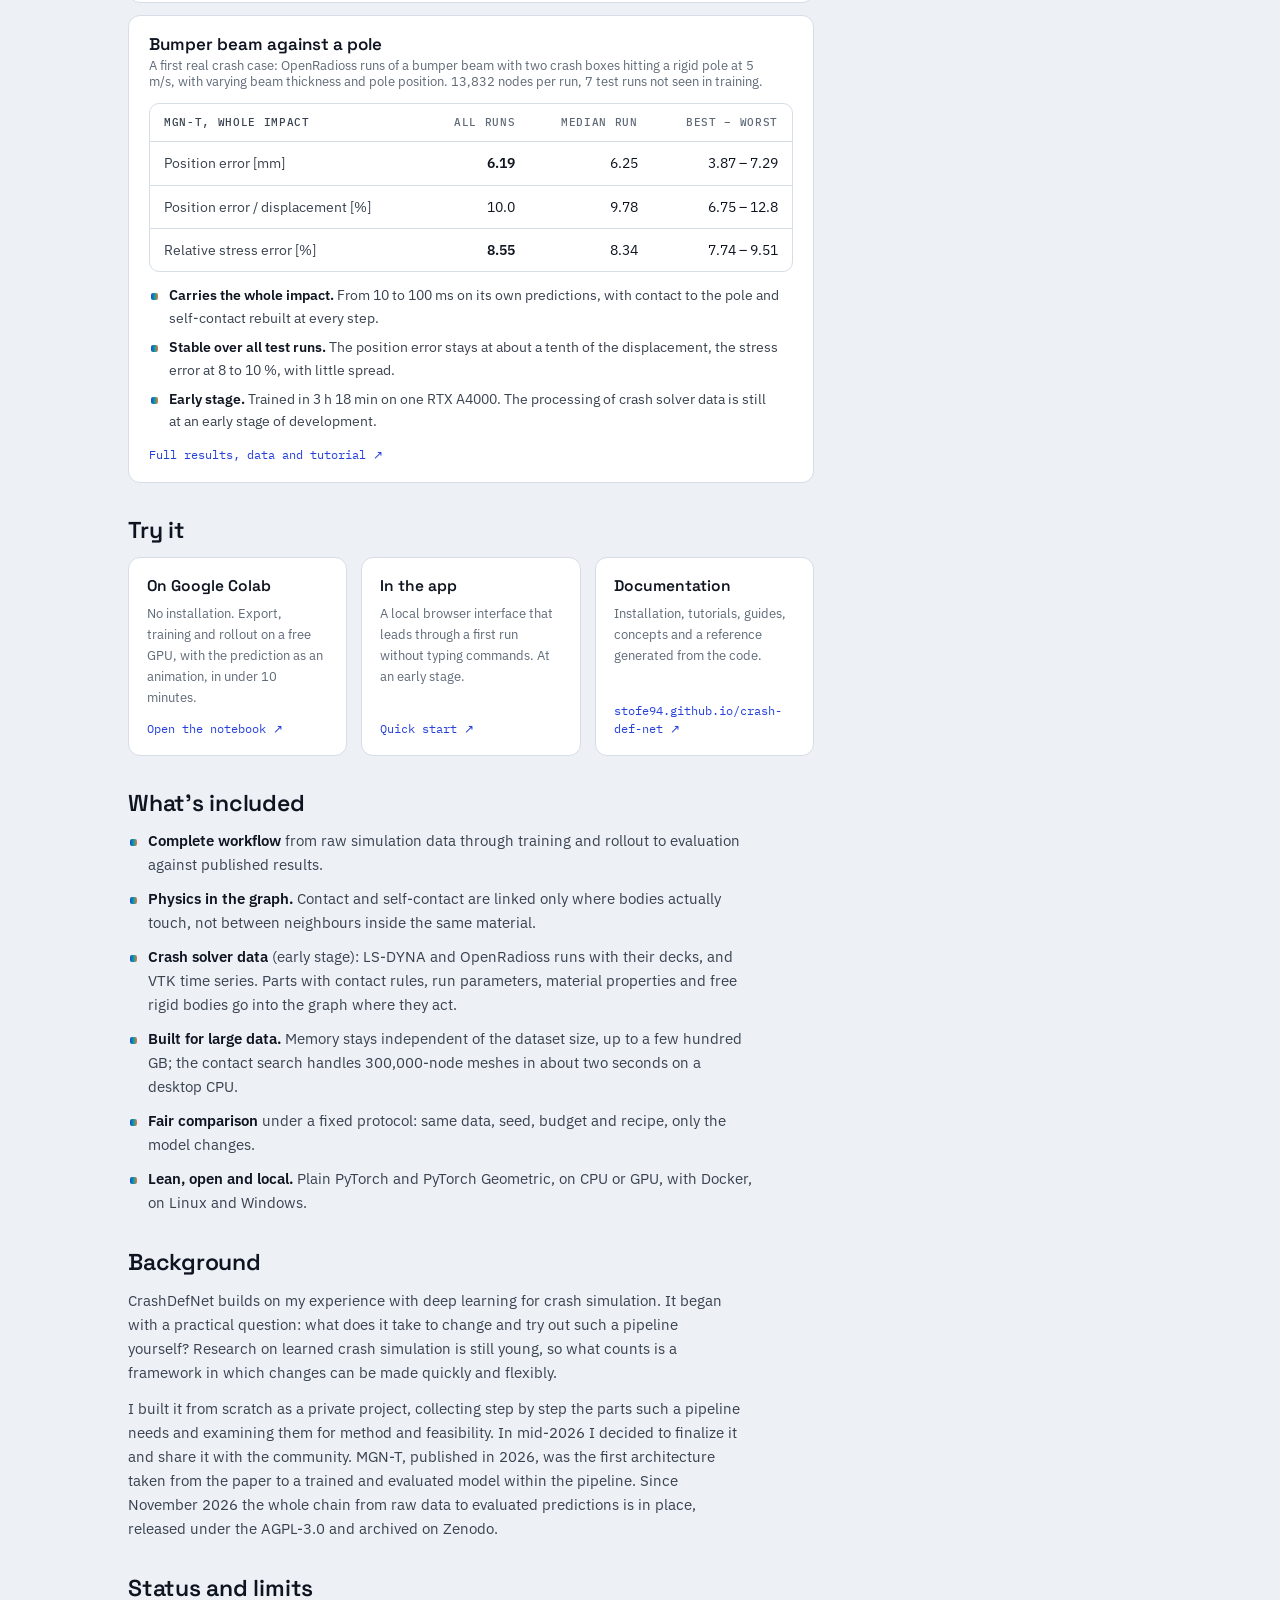
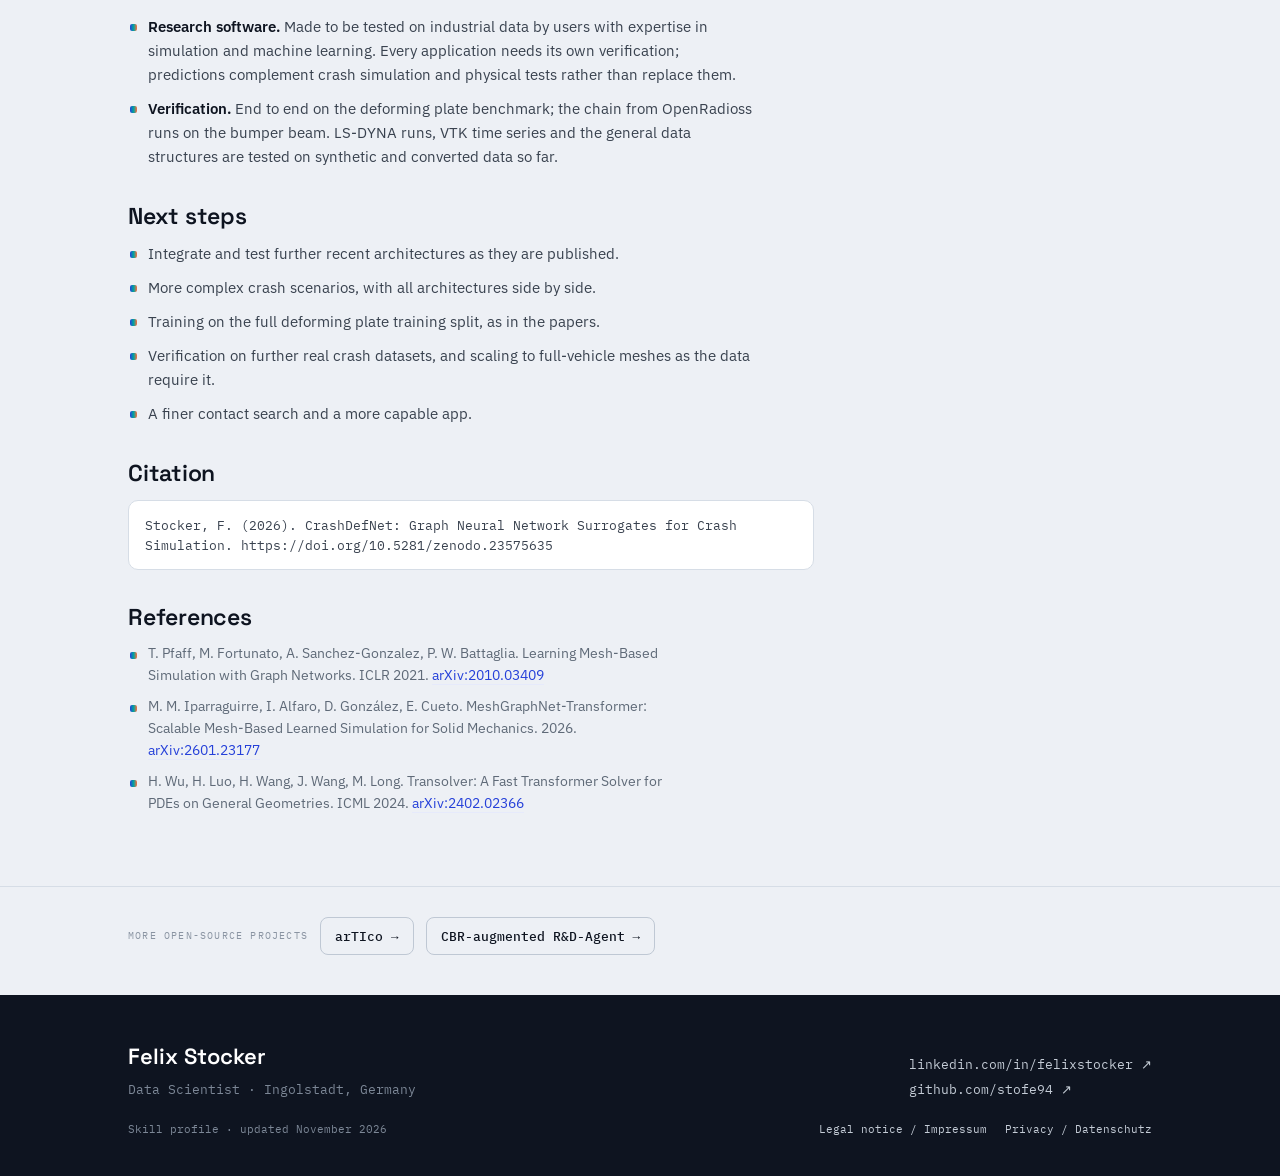
<file: crashdefnet.html>
<!DOCTYPE html>
<html lang="en">
<head>
<meta charset="UTF-8">
<meta name="viewport" content="width=device-width, initial-scale=1.0, viewport-fit=cover">
<title>CrashDefNet · Felix Stocker</title>
<meta name="description" content="CrashDefNet: graph neural network surrogates for crash simulation. A lean PyTorch research framework from raw simulation data to evaluated predictions, by Felix Stocker.">
<link rel="alternate" hreflang="en" href="https://stofe94.github.io/skill-profile/crashdefnet.html">
<link rel="alternate" hreflang="de" href="https://stofe94.github.io/skill-profile/de/crashdefnet.html">
<link rel="alternate" hreflang="x-default" href="https://stofe94.github.io/skill-profile/crashdefnet.html">
<link rel="stylesheet" href="fonts/fonts.css">
<link rel="stylesheet" href="style.css">
</head>
<body>

<header class="page-head">
  <div class="wrap">
    <nav class="lang" aria-label="Language / Sprache"><span class="on" aria-current="true">EN</span><a href="de/crashdefnet.html" hreflang="de" lang="de" title="Deutsche Version">DE</a></nav>
    <a class="back" href="index.html#open-source">← Skill profile</a>
    <div class="kinds"><span class="kind os">Private project</span><span class="kind">Open source · AGPL-3.0</span><span class="kind">2026</span></div>
    <h1 class="page-title">CrashDefNet</h1>
    <p class="lede">Graph neural network surrogates for crash simulation. CrashDefNet learns from finite element runs and predicts, step by step on the simulation mesh, how a structure deforms. A complete, lean PyTorch research framework, from raw simulation data to evaluation against published results.</p>
    <div class="actions">
      <a class="btn" href="https://github.com/stofe94/crash-def-net" target="_blank" rel="noopener">View on GitHub ↗</a>
      <a class="btn ghost" href="https://stofe94.github.io/crash-def-net/" target="_blank" rel="noopener">Documentation ↗</a>
      <a class="btn ghost" href="https://colab.research.google.com/github/stofe94/crash-def-net/blob/main/examples/quick_start/crashdefnet-quickstart.ipynb" target="_blank" rel="noopener">Try it on Colab ↗</a>
    </div>
    <figure class="page-fig">
      <div class="viz viz-3d" data-viz="crash3d" role="img" aria-label="3D schematic: a bumper beam with two crash boxes hits a rigid pole and deforms step by step. Contact edges between beam and pole appear where they touch. Colour indicates strain."></div>
      <figcaption>Schematic of an autoregressive rollout: a bumper beam hits a rigid pole, as in the crash case CrashDefNet is evaluated on. At every step the model predicts the next state from the current one, and the contact edges (orange) are rebuilt from the predicted geometry. Colour indicates strain. An illustration, not a model result.</figcaption>
    </figure>
  </div>
</header>

<main class="wrap doc">
  <div class="doc-main">

    <div class="kpis" aria-label="Key facts">
      <div class="kpi"><b>2</b><span>architectures in one pipeline: MeshGraphNets and MGN-T</span></div>
      <div class="kpi"><b>2</b><span>datasets: a public benchmark and a first real crash case</span></div>
      <div class="kpi"><b>3</b><span>raw formats: TFRecord, d3plot (LS-DYNA, OpenRadioss), VTK</span></div>
      <div class="kpi"><b>~5,600</b><span>lines of core Python, readable end to end</span></div>
    </div>

    <section>
      <h2>What it does</h2>
      <p>CrashDefNet (Crash Deformation Network) is a deep learning research tool for predicting structural deformation: how each node of the simulation mesh moves and which stress it carries. It treats the finite element mesh as a graph and works <strong>autoregressively</strong>: the model predicts one time step from the current state, and each prediction becomes the input of the next, through the whole load case.</p>
      <p>Learned models like this aim to give engineers deformation results much faster than a full crash simulation. CrashDefNet provides the complete workflow around such models and keeps it lean, so that new architectures from research can be integrated quickly and compared under identical conditions.</p>
    </section>

    <section>
      <h2>Why step by step</h2>
      <p>A crash is a process in time. Plastic deformation is permanent, folds form one after another, and contact opens and closes as parts meet and separate. An explicit finite element solver follows this in small time steps, and CrashDefNet's prediction has the same structure.</p>
      <p>Because every step starts from a known geometry, <strong>contact is found anew at every step</strong>: an edge appears where two bodies come close or a structure folds onto itself, and disappears when they separate. The impactor acts on the structure only through these contact edges. Training, model selection and metrics are all built around one task: carrying a whole load case on the model's own predictions.</p>
    </section>

    <section>
      <h2>How it works</h2>
      <ol class="flow">
        <li><span class="flow-n">1</span><b>Raw data</b>FE runs as TFRecord, d3plot or VTK</li>
        <li><span class="flow-n">2</span><b>Dataset</b>mesh, states and statistics in one compact file</li>
        <li class="hl"><span class="flow-n">3</span><b>Model</b>predicts the next time step on the graph</li>
        <li><span class="flow-n">4</span><b>Rollout</b>own predictions fed back, contact rebuilt each step</li>
        <li><span class="flow-n">5</span><b>Evaluation</b>metrics as in the papers, reports, ParaView files</li>
      </ol>
      <p class="flow-note">Files on disk connect the stages, so each one can be run and checked on its own. A new architecture replaces step 3 with one file and a few lines of config. Data, training, rollout and metrics stay the same, which keeps comparisons fair.</p>
    </section>

    <section>
      <h2>Two architectures, one pipeline</h2>
      <p>Both models see the same graph (mesh nodes, mesh edges and contact edges) and predict the velocity and stress of every node for the next step.</p>
      <div class="arch">
        <div class="arch-card">
          <h3>MeshGraphNets<small>Pfaff et al., ICLR 2021</small></h3>
          <div class="blocks" aria-label="Encoder, 15 message passing steps, decoder"><span>Encoder</span><span class="mp wide">15 × message passing</span><span>Decoder</span></div>
          <p>The original architecture for mesh-based simulation. Information travels one edge per message passing step, so large meshes need a deep stack.</p>
          <div class="arch-facts"><span><b>3.85 M</b> parameters</span><span><b>7 h 34 min</b> training</span><span><b>~8 GB</b> GPU memory</span></div>
        </div>
        <div class="arch-card">
          <h3>MeshGraphNet-Transformer<small>Iparraguirre et al., 2026</small></h3>
          <div class="blocks" aria-label="Encoder, 2 message passing steps, 2 transformer blocks, 2 message passing steps, decoder"><span>Enc.</span><span class="mp">2 × MP</span><span class="tf">2 × trans­former</span><span class="mp">2 × MP</span><span>Dec.</span></div>
          <p>Replaces most message passing with physics attention over 16 tokens, which exchanges information across the whole structure at linear cost. Implemented from the paper, with every assumption documented.</p>
          <div class="arch-facts"><span><b>0.51 M</b> parameters</span><span><b>2 h 54 min</b> training</span><span><b>~2 GB</b> GPU memory</span></div>
        </div>
      </div>
      <p class="flow-note">Training on the deforming plate benchmark, 60 epochs on one NVIDIA RTX A4000, same data, seed and recipe for both.</p>
    </section>

    <section>
      <h2>Results so far</h2>
      <p>Deliberately small runs on one GPU, documented with their setup and limits. They show that the chain works end to end and how the architectures behave; a scientific evaluation is planned and will be published separately.</p>

      <div class="result">
        <h3>Deforming plate<small>DeepMind's public benchmark: an actuator presses into plates of varying geometry, a simplified crash case with contact and large deformation. 20 test geometries not seen in training.</small></h3>
        <div class="tbl">
          <table>
            <thead><tr><th>Model</th><th>Params</th><th>Position error<br>all · median [mm]</th><th>Stress error<br>all · median [kPa]</th></tr></thead>
            <tbody>
              <tr><td>MGN-T</td><td>0.51 M</td><td><span class="best">12.2</span> · 5.62</td><td>17.8 · 15.3</td></tr>
              <tr><td>MeshGraphNets</td><td>3.85 M</td><td>26.4 · <span class="best">4.64</span></td><td><span class="best">16.1</span> · <span class="best">11.0</span></td></tr>
            </tbody>
          </table>
        </div>
        <ul>
          <li><strong>No overall winner.</strong> MGN-T keeps the position error lower on the geometries that deform most; MeshGraphNets is more accurate on the others and in stress.</li>
          <li><strong>Much cheaper.</strong> MGN-T needs 7.5× fewer parameters, 2.6× less training time and about a quarter of the GPU memory.</li>
          <li><strong>Not a reproduction of the papers.</strong> 100 training trajectories and coarser time steps, so the values are not directly comparable with the published ones.</li>
        </ul>
        <div class="doc-link"><a href="https://stofe94.github.io/crash-def-net/results/deforming-plate/" target="_blank" rel="noopener">Full results, setup and comparison with the papers ↗</a></div>
      </div>

      <div class="result">
        <h3>Bumper beam against a pole<small>A first real crash case: OpenRadioss runs of a bumper beam with two crash boxes hitting a rigid pole at 5 m/s, with varying beam thickness and pole position. 13,832 nodes per run, 7 test runs not seen in training.</small></h3>
        <div class="tbl">
          <table>
            <thead><tr><th>MGN-T, whole impact</th><th>All runs</th><th>Median run</th><th>Best – worst</th></tr></thead>
            <tbody>
              <tr><td>Position error [mm]</td><td class="best">6.19</td><td>6.25</td><td>3.87 – 7.29</td></tr>
              <tr><td>Position error / displacement [%]</td><td>10.0</td><td>9.78</td><td>6.75 – 12.8</td></tr>
              <tr><td>Relative stress error [%]</td><td class="best">8.55</td><td>8.34</td><td>7.74 – 9.51</td></tr>
            </tbody>
          </table>
        </div>
        <ul>
          <li><strong>Carries the whole impact.</strong> From 10 to 100 ms on its own predictions, with contact to the pole and self-contact rebuilt at every step.</li>
          <li><strong>Stable over all test runs.</strong> The position error stays at about a tenth of the displacement, the stress error at 8 to 10 %, with little spread.</li>
          <li><strong>Early stage.</strong> Trained in 3 h 18 min on one RTX A4000. The processing of crash solver data is still at an early stage of development.</li>
        </ul>
        <div class="doc-link"><a href="https://stofe94.github.io/crash-def-net/results/bumper-beam/" target="_blank" rel="noopener">Full results, data and tutorial ↗</a></div>
      </div>
    </section>

    <section>
      <h2>Try it</h2>
      <div class="tryit">
        <a class="try" href="https://colab.research.google.com/github/stofe94/crash-def-net/blob/main/examples/quick_start/crashdefnet-quickstart.ipynb" target="_blank" rel="noopener">
          <b>On Google Colab</b>
          <span>No installation. Export, training and rollout on a free GPU, with the prediction as an animation, in under 10 minutes.</span>
          <em>Open the notebook ↗</em>
        </a>
        <a class="try" href="https://stofe94.github.io/crash-def-net/getting-started/quick-start/" target="_blank" rel="noopener">
          <b>In the app</b>
          <span>A local browser interface that leads through a first run without typing commands. At an early stage.</span>
          <em>Quick start ↗</em>
        </a>
        <a class="try" href="https://stofe94.github.io/crash-def-net/" target="_blank" rel="noopener">
          <b>Documentation</b>
          <span>Installation, tutorials, guides, concepts and a reference generated from the code.</span>
          <em>stofe94.github.io/crash-def-net ↗</em>
        </a>
      </div>
    </section>

    <section>
      <h2>What's included</h2>
      <ul>
        <li><strong>Complete workflow</strong> from raw simulation data through training and rollout to evaluation against published results.</li>
        <li><strong>Physics in the graph.</strong> Contact and self-contact are linked only where bodies actually touch, not between neighbours inside the same material.</li>
        <li><strong>Crash solver data</strong> (early stage): LS-DYNA and OpenRadioss runs with their decks, and VTK time series. Parts with contact rules, run parameters, material properties and free rigid bodies go into the graph where they act.</li>
        <li><strong>Built for large data.</strong> Memory stays independent of the dataset size, up to a few hundred GB; the contact search handles 300,000-node meshes in about two seconds on a desktop CPU.</li>
        <li><strong>Fair comparison</strong> under a fixed protocol: same data, seed, budget and recipe, only the model changes.</li>
        <li><strong>Lean, open and local.</strong> Plain PyTorch and PyTorch Geometric, on CPU or GPU, with Docker, on Linux and Windows.</li>
      </ul>
    </section>

    <section>
      <h2>Background</h2>
      <p>CrashDefNet builds on my experience with deep learning for crash simulation. It began with a practical question: what does it take to change and try out such a pipeline yourself? Research on learned crash simulation is still young, so what counts is a framework in which changes can be made quickly and flexibly.</p>
      <p>I built it from scratch as a private project, collecting step by step the parts such a pipeline needs and examining them for method and feasibility. In mid-2026 I decided to finalize it and share it with the community. MGN-T, published in 2026, was the first architecture taken from the paper to a trained and evaluated model within the pipeline. Since November 2026 the whole chain from raw data to evaluated predictions is in place, released under the AGPL-3.0 and archived on Zenodo.</p>
    </section>

    <section>
      <h2>Status and limits</h2>
      <ul>
        <li><strong>Research software.</strong> Made to be tested on industrial data by users with expertise in simulation and machine learning. Every application needs its own verification; predictions complement crash simulation and physical tests rather than replace them.</li>
        <li><strong>Verification.</strong> End to end on the deforming plate benchmark; the chain from OpenRadioss runs on the bumper beam. LS-DYNA runs, VTK time series and the general data structures are tested on synthetic and converted data so far.</li>
      </ul>
    </section>

    <section>
      <h2>Next steps</h2>
      <ul>
        <li>Integrate and test further recent architectures as they are published.</li>
        <li>More complex crash scenarios, with all architectures side by side.</li>
        <li>Training on the full deforming plate training split, as in the papers.</li>
        <li>Verification on further real crash datasets, and scaling to full-vehicle meshes as the data require it.</li>
        <li>A finer contact search and a more capable app.</li>
      </ul>
    </section>

    <section>
      <h2>Citation</h2>
      <div class="cite">Stocker, F. (2026). CrashDefNet: Graph Neural Network Surrogates for Crash Simulation. https://doi.org/10.5281/zenodo.23575635</div>
    </section>

    <section>
      <h2>References</h2>
      <ul class="refs">
        <li>T. Pfaff, M. Fortunato, A. Sanchez-Gonzalez, P. W. Battaglia. Learning Mesh-Based Simulation with Graph Networks. ICLR 2021. <a href="https://arxiv.org/abs/2010.03409" target="_blank" rel="noopener">arXiv:2010.03409</a></li>
        <li>M. M. Iparraguirre, I. Alfaro, D. González, E. Cueto. MeshGraphNet-Transformer: Scalable Mesh-Based Learned Simulation for Solid Mechanics. 2026. <a href="https://arxiv.org/abs/2601.23177" target="_blank" rel="noopener">arXiv:2601.23177</a></li>
        <li>H. Wu, H. Luo, H. Wang, J. Wang, M. Long. Transolver: A Fast Transformer Solver for PDEs on General Geometries. ICML 2024. <a href="https://arxiv.org/abs/2402.02366" target="_blank" rel="noopener">arXiv:2402.02366</a></li>
      </ul>
    </section>

  </div>

  <aside class="aside" aria-label="Project facts">
    <dl>
      <div><dt>Type</dt><dd>Private project, open source</dd></div>
      <div><dt>Role</dt><dd>Sole developer</dd></div>
      <div><dt>Status</dt><dd>Complete workflow, released November 2026</dd></div>
      <div><dt>License</dt><dd>AGPL-3.0 (earlier releases Apache-2.0)</dd></div>
      <div><dt>DOI</dt><dd><a href="https://doi.org/10.5281/zenodo.23575635" target="_blank" rel="noopener">10.5281/zenodo.23575635</a></dd></div>
      <div><dt>Stack</dt><dd>Python, PyTorch, PyTorch Geometric, Docker, ParaView</dd></div>
      <div><dt>Data</dt><dd>TFRecord, LS-DYNA and OpenRadioss d3plot, VTK</dd></div>
      <div><dt>Runs on</dt><dd>CPU or GPU · Linux, Windows · Colab</dd></div>
    </dl>
    <div class="links">
      <a href="https://github.com/stofe94/crash-def-net" target="_blank" rel="noopener">github.com/stofe94/crash-def-net ↗</a>
      <a href="https://stofe94.github.io/crash-def-net/" target="_blank" rel="noopener">Documentation ↗</a>
      <a href="https://colab.research.google.com/github/stofe94/crash-def-net/blob/main/examples/quick_start/crashdefnet-quickstart.ipynb" target="_blank" rel="noopener">Quick start on Colab ↗</a>
      <a href="https://doi.org/10.5281/zenodo.23575635" target="_blank" rel="noopener">Zenodo archive ↗</a>
    </div>
  </aside>
</main>

<div class="more">
  <div class="wrap">
    <span class="lbl">More open-source projects</span>
    <a class="btn ghost" href="artico.html">arTIco →</a>
    <a class="btn ghost" href="cbr-rd-agent.html">CBR-augmented R&amp;D-Agent →</a>
  </div>
</div>

<footer>
  <div class="wrap">
    <div>
      <div class="foot-name">Felix Stocker</div>
      <div class="foot-role">Data Scientist · Ingolstadt, Germany</div>
    </div>
    <div class="foot-links">
      <a href="https://www.linkedin.com/in/felixstocker/" target="_blank" rel="noopener">linkedin.com/in/felixstocker ↗</a>
      <a href="https://github.com/stofe94" target="_blank" rel="noopener">github.com/stofe94 ↗</a>
    </div>
    <div class="foot-note">Skill profile · updated November 2026 <span class="foot-legal"><a href="impressum.html">Legal notice / Impressum</a><a href="privacy.html">Privacy / Datenschutz</a></span></div>
  </div>
</footer>

<script src="viz.js"></script>
<script src="crash3d.js"></script>
</body>
</html>
</file>
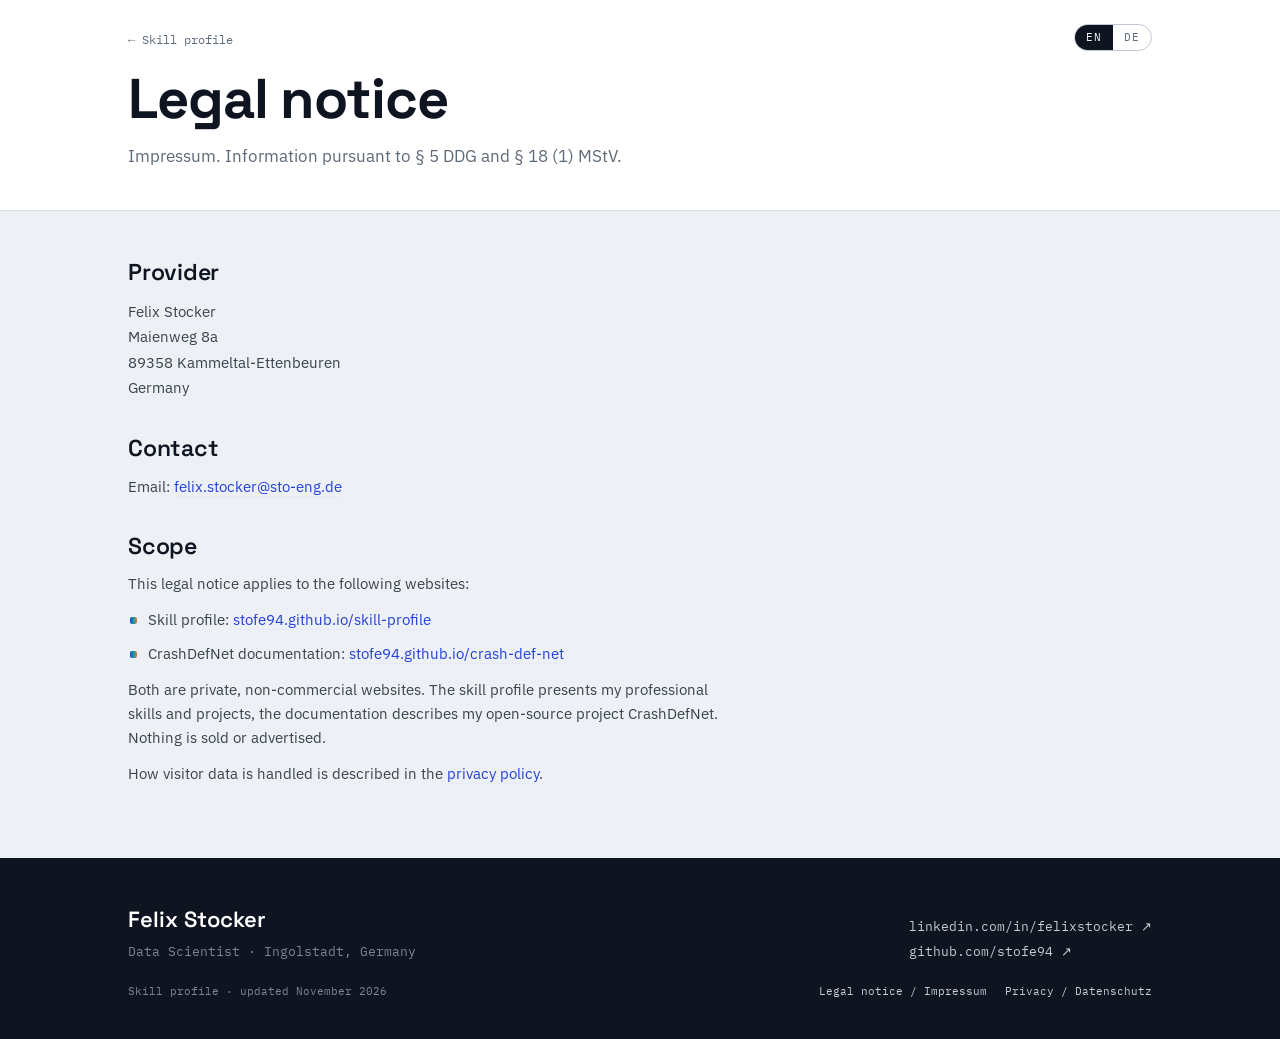
<file: impressum.html>
<!DOCTYPE html>
<html lang="en">
<head>
<meta charset="UTF-8">
<meta name="viewport" content="width=device-width, initial-scale=1.0, viewport-fit=cover">
<title>Legal notice · Felix Stocker</title>
<meta name="description" content="Legal notice (Impressum) for the skill profile and the CrashDefNet documentation of Felix Stocker.">
<meta name="robots" content="noindex">
<link rel="stylesheet" href="fonts/fonts.css">
<link rel="stylesheet" href="style.css">
</head>
<body>

<header class="page-head">
  <div class="wrap">
    <nav class="lang" aria-label="Language / Sprache"><span class="on" aria-current="true">EN</span><a href="de/impressum.html" hreflang="de" lang="de" title="Deutsche Version">DE</a></nav>
    <a class="back" href="index.html">← Skill profile</a>
    <h1 class="page-title">Legal notice</h1>
    <p class="lede">Impressum. Information pursuant to § 5 DDG and § 18 (1) MStV.</p>
  </div>
</header>

<main class="wrap doc legal">
  <div class="doc-main">

    <section>
      <h2>Provider</h2>
      <address>
        Felix Stocker<br>
        Maienweg 8a<br>
        89358 Kammeltal-Ettenbeuren<br>
        Germany
      </address>
    </section>

    <section>
      <h2>Contact</h2>
      <p>Email: <a href="mailto:felix.stocker@sto-eng.de">felix.stocker@sto-eng.de</a></p>
    </section>

    <section>
      <h2>Scope</h2>
      <p>This legal notice applies to the following websites:</p>
      <ul>
        <li>Skill profile: <a href="https://stofe94.github.io/skill-profile/">stofe94.github.io/skill-profile</a></li>
        <li>CrashDefNet documentation: <a href="https://stofe94.github.io/crash-def-net/">stofe94.github.io/crash-def-net</a></li>
      </ul>
      <p>Both are private, non-commercial websites. The skill profile presents my professional skills and projects, the documentation describes my open-source project CrashDefNet. Nothing is sold or advertised.</p>
      <p>How visitor data is handled is described in the <a href="privacy.html">privacy policy</a>.</p>
    </section>

  </div>
</main>

<footer>
  <div class="wrap">
    <div>
      <div class="foot-name">Felix Stocker</div>
      <div class="foot-role">Data Scientist · Ingolstadt, Germany</div>
    </div>
    <div class="foot-links">
      <a href="https://www.linkedin.com/in/felixstocker/" target="_blank" rel="noopener">linkedin.com/in/felixstocker ↗</a>
      <a href="https://github.com/stofe94" target="_blank" rel="noopener">github.com/stofe94 ↗</a>
    </div>
    <div class="foot-note">Skill profile · updated November 2026 <span class="foot-legal"><a href="impressum.html">Legal notice / Impressum</a><a href="privacy.html">Privacy / Datenschutz</a></span></div>
  </div>
</footer>

</body>
</html>
</file>
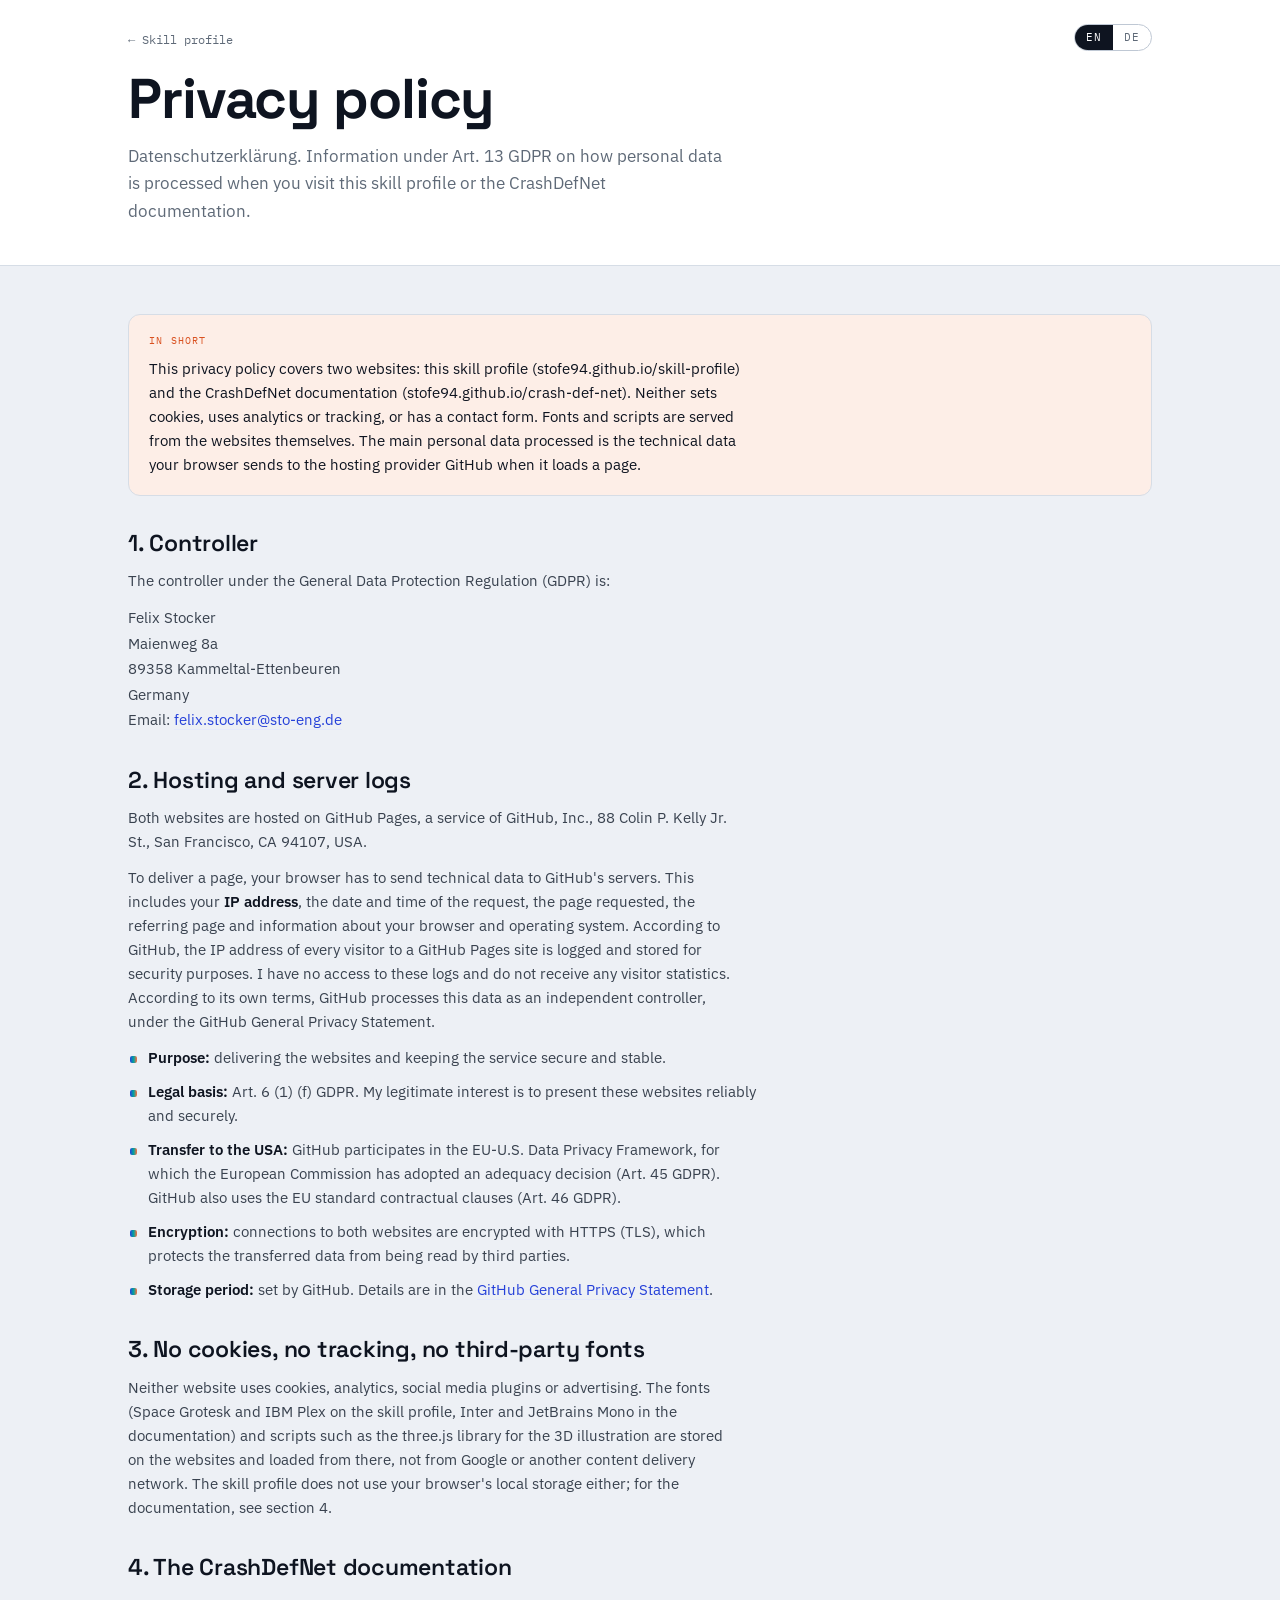
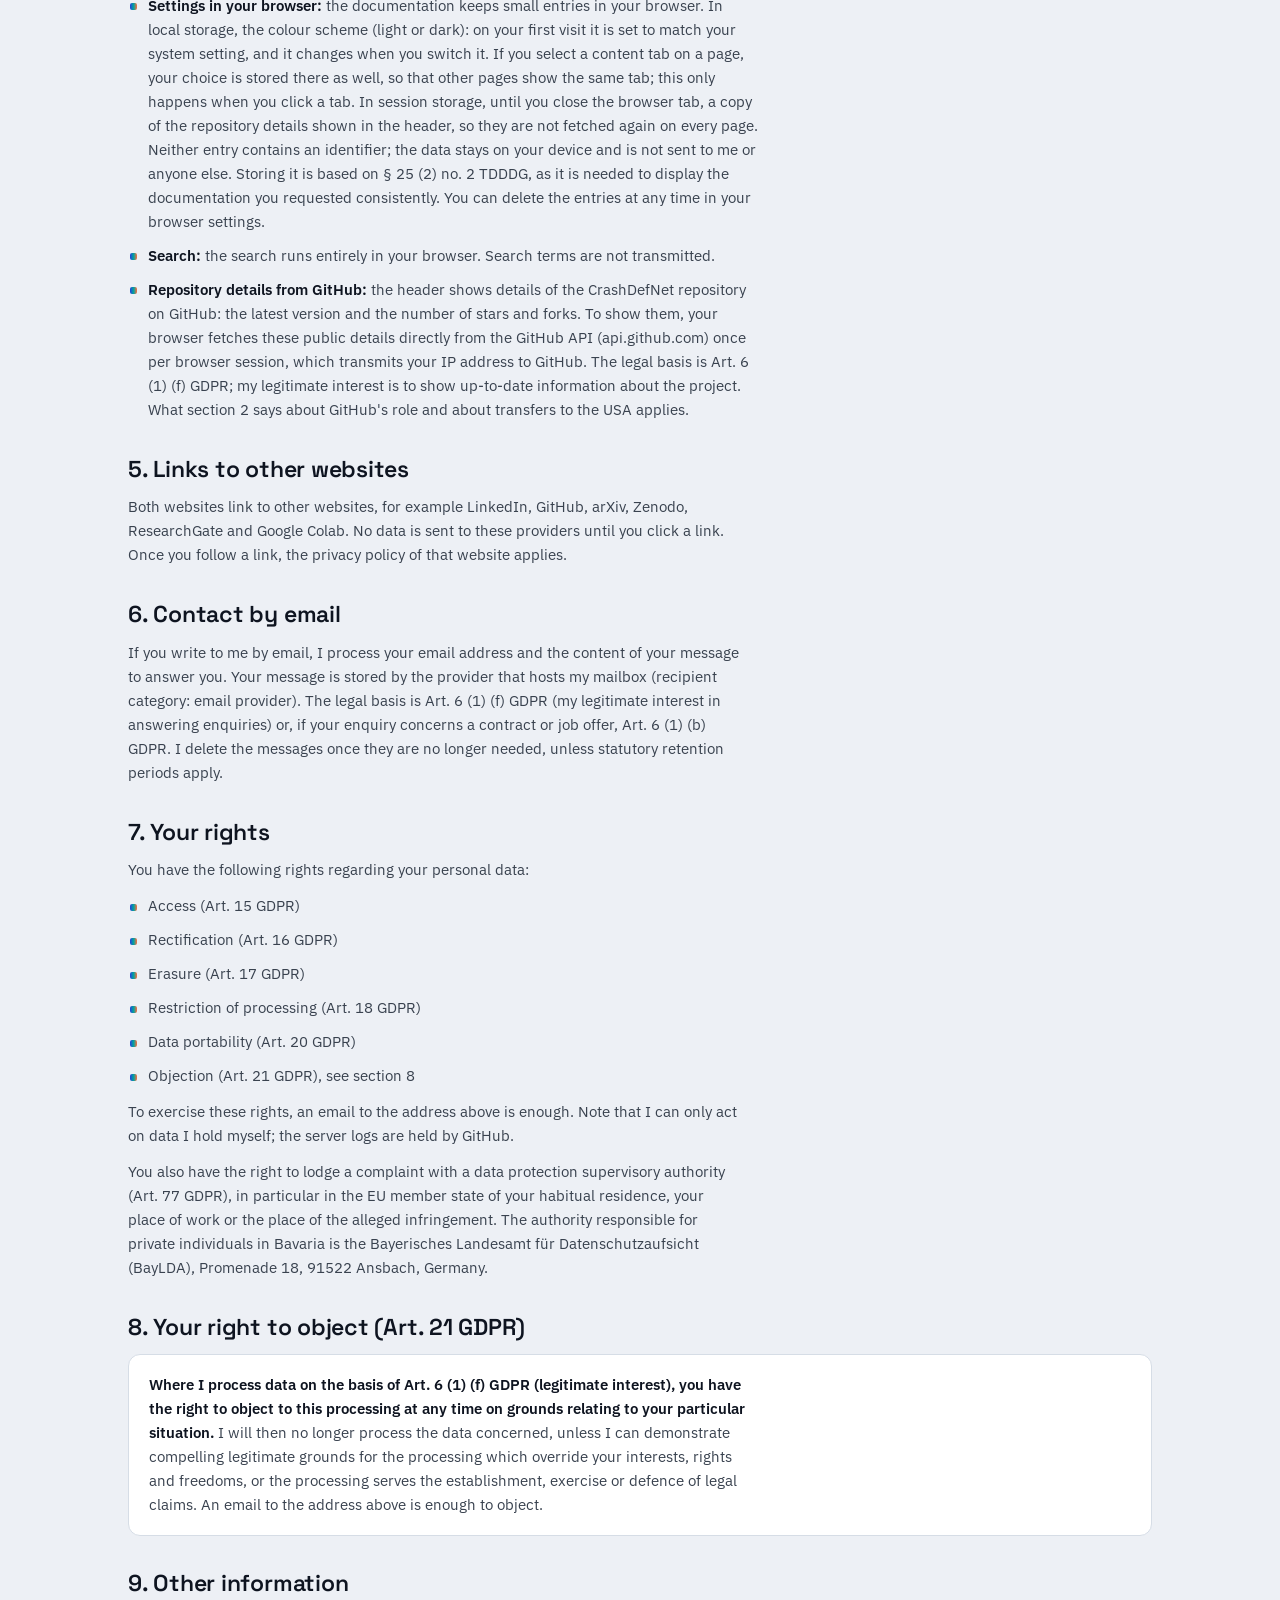
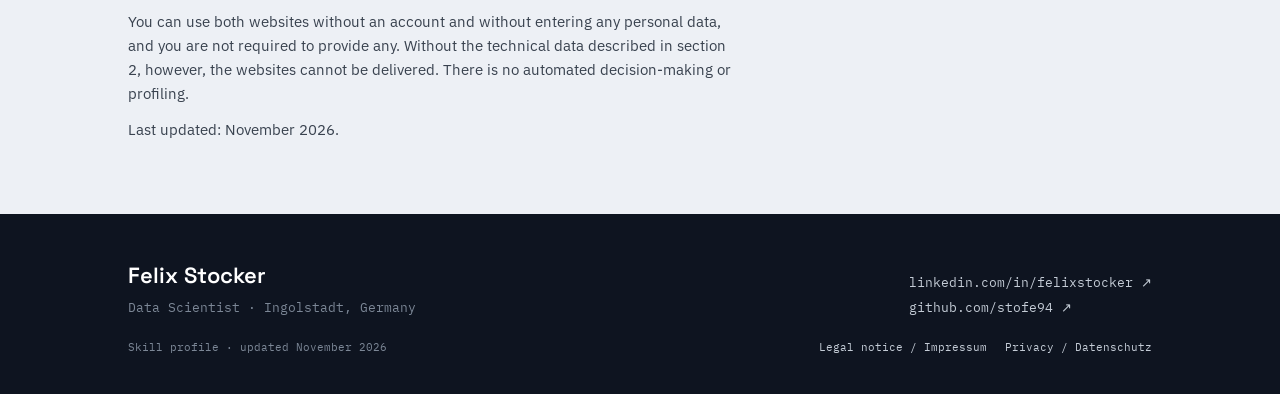
<file: privacy.html>
<!DOCTYPE html>
<html lang="en">
<head>
<meta charset="UTF-8">
<meta name="viewport" content="width=device-width, initial-scale=1.0, viewport-fit=cover">
<title>Privacy policy · Felix Stocker</title>
<meta name="description" content="Privacy policy (Datenschutzerklärung) for the skill profile and the CrashDefNet documentation of Felix Stocker.">
<meta name="robots" content="noindex">
<link rel="stylesheet" href="fonts/fonts.css">
<link rel="stylesheet" href="style.css">
</head>
<body>

<header class="page-head">
  <div class="wrap">
    <nav class="lang" aria-label="Language / Sprache"><span class="on" aria-current="true">EN</span><a href="de/datenschutz.html" hreflang="de" lang="de" title="Deutsche Version">DE</a></nav>
    <a class="back" href="index.html">← Skill profile</a>
    <h1 class="page-title">Privacy policy</h1>
    <p class="lede">Datenschutzerklärung. Information under Art. 13 GDPR on how personal data is processed when you visit this skill profile or the CrashDefNet documentation.</p>
  </div>
</header>

<main class="wrap doc legal">
  <div class="doc-main">

    <div class="status">
      <span class="lbl">In short</span>
      <p>This privacy policy covers two websites: this skill profile (stofe94.github.io/skill-profile) and the CrashDefNet documentation (stofe94.github.io/crash-def-net). Neither sets cookies, uses analytics or tracking, or has a contact form. Fonts and scripts are served from the websites themselves. The main personal data processed is the technical data your browser sends to the hosting provider GitHub when it loads a page.</p>
    </div>

    <section>
      <h2>1. Controller</h2>
      <p>The controller under the General Data Protection Regulation (GDPR) is:</p>
      <address>
        Felix Stocker<br>
        Maienweg 8a<br>
        89358 Kammeltal-Ettenbeuren<br>
        Germany<br>
        Email: <a href="mailto:felix.stocker@sto-eng.de">felix.stocker@sto-eng.de</a>
      </address>
    </section>

    <section>
      <h2>2. Hosting and server logs</h2>
      <p>Both websites are hosted on GitHub Pages, a service of GitHub, Inc., 88 Colin P. Kelly Jr. St., San Francisco, CA 94107, USA.</p>
      <p>To deliver a page, your browser has to send technical data to GitHub's servers. This includes your <strong>IP address</strong>, the date and time of the request, the page requested, the referring page and information about your browser and operating system. According to GitHub, the IP address of every visitor to a GitHub Pages site is logged and stored for security purposes. I have no access to these logs and do not receive any visitor statistics. According to its own terms, GitHub processes this data as an independent controller, under the GitHub General Privacy Statement.</p>
      <ul>
        <li><strong>Purpose:</strong> delivering the websites and keeping the service secure and stable.</li>
        <li><strong>Legal basis:</strong> Art. 6 (1) (f) GDPR. My legitimate interest is to present these websites reliably and securely.</li>
        <li><strong>Transfer to the USA:</strong> GitHub participates in the EU-U.S. Data Privacy Framework, for which the European Commission has adopted an adequacy decision (Art. 45 GDPR). GitHub also uses the EU standard contractual clauses (Art. 46 GDPR).</li>
        <li><strong>Encryption:</strong> connections to both websites are encrypted with HTTPS (TLS), which protects the transferred data from being read by third parties.</li>
        <li><strong>Storage period:</strong> set by GitHub. Details are in the <a href="https://docs.github.com/en/site-policy/privacy-policies/github-general-privacy-statement" target="_blank" rel="noopener">GitHub General Privacy Statement</a>.</li>
      </ul>
    </section>

    <section>
      <h2>3. No cookies, no tracking, no third-party fonts</h2>
      <p>Neither website uses cookies, analytics, social media plugins or advertising. The fonts (Space Grotesk and IBM Plex on the skill profile, Inter and JetBrains Mono in the documentation) and scripts such as the three.js library for the 3D illustration are stored on the websites and loaded from there, not from Google or another content delivery network. The skill profile does not use your browser's local storage either; for the documentation, see section 4.</p>
    </section>

    <section>
      <h2>4. The CrashDefNet documentation</h2>
      <ul>
        <li><strong>Settings in your browser:</strong> the documentation keeps small entries in your browser. In local storage, the colour scheme (light or dark): on your first visit it is set to match your system setting, and it changes when you switch it. If you select a content tab on a page, your choice is stored there as well, so that other pages show the same tab; this only happens when you click a tab. In session storage, until you close the browser tab, a copy of the repository details shown in the header, so they are not fetched again on every page. Neither entry contains an identifier; the data stays on your device and is not sent to me or anyone else. Storing it is based on § 25 (2) no. 2 TDDDG, as it is needed to display the documentation you requested consistently. You can delete the entries at any time in your browser settings.</li>
        <li><strong>Search:</strong> the search runs entirely in your browser. Search terms are not transmitted.</li>
        <li><strong>Repository details from GitHub:</strong> the header shows details of the CrashDefNet repository on GitHub: the latest version and the number of stars and forks. To show them, your browser fetches these public details directly from the GitHub API (api.github.com) once per browser session, which transmits your IP address to GitHub. The legal basis is Art. 6 (1) (f) GDPR; my legitimate interest is to show up-to-date information about the project. What section 2 says about GitHub's role and about transfers to the USA applies.</li>
      </ul>
    </section>

    <section>
      <h2>5. Links to other websites</h2>
      <p>Both websites link to other websites, for example LinkedIn, GitHub, arXiv, Zenodo, ResearchGate and Google Colab. No data is sent to these providers until you click a link. Once you follow a link, the privacy policy of that website applies.</p>
    </section>

    <section>
      <h2>6. Contact by email</h2>
      <p>If you write to me by email, I process your email address and the content of your message to answer you. Your message is stored by the provider that hosts my mailbox (recipient category: email provider). The legal basis is Art. 6 (1) (f) GDPR (my legitimate interest in answering enquiries) or, if your enquiry concerns a contract or job offer, Art. 6 (1) (b) GDPR. I delete the messages once they are no longer needed, unless statutory retention periods apply.</p>
    </section>

    <section>
      <h2>7. Your rights</h2>
      <p>You have the following rights regarding your personal data:</p>
      <ul>
        <li>Access (Art. 15 GDPR)</li>
        <li>Rectification (Art. 16 GDPR)</li>
        <li>Erasure (Art. 17 GDPR)</li>
        <li>Restriction of processing (Art. 18 GDPR)</li>
        <li>Data portability (Art. 20 GDPR)</li>
        <li>Objection (Art. 21 GDPR), see section 8</li>
      </ul>
      <p>To exercise these rights, an email to the address above is enough. Note that I can only act on data I hold myself; the server logs are held by GitHub.</p>
      <p>You also have the right to lodge a complaint with a data protection supervisory authority (Art. 77 GDPR), in particular in the EU member state of your habitual residence, your place of work or the place of the alleged infringement. The authority responsible for private individuals in Bavaria is the Bayerisches Landesamt für Datenschutzaufsicht (BayLDA), Promenade 18, 91522 Ansbach, Germany.</p>
    </section>

    <section>
      <h2>8. Your right to object (Art. 21 GDPR)</h2>
      <div class="callout">
        <p><strong>Where I process data on the basis of Art. 6 (1) (f) GDPR (legitimate interest), you have the right to object to this processing at any time on grounds relating to your particular situation.</strong> I will then no longer process the data concerned, unless I can demonstrate compelling legitimate grounds for the processing which override your interests, rights and freedoms, or the processing serves the establishment, exercise or defence of legal claims. An email to the address above is enough to object.</p>
      </div>
    </section>

    <section>
      <h2>9. Other information</h2>
      <p>You can use both websites without an account and without entering any personal data, and you are not required to provide any. Without the technical data described in section 2, however, the websites cannot be delivered. There is no automated decision-making or profiling.</p>
      <p>Last updated: November 2026.</p>
    </section>

  </div>
</main>

<footer>
  <div class="wrap">
    <div>
      <div class="foot-name">Felix Stocker</div>
      <div class="foot-role">Data Scientist · Ingolstadt, Germany</div>
    </div>
    <div class="foot-links">
      <a href="https://www.linkedin.com/in/felixstocker/" target="_blank" rel="noopener">linkedin.com/in/felixstocker ↗</a>
      <a href="https://github.com/stofe94" target="_blank" rel="noopener">github.com/stofe94 ↗</a>
    </div>
    <div class="foot-note">Skill profile · updated November 2026 <span class="foot-legal"><a href="impressum.html">Legal notice / Impressum</a><a href="privacy.html">Privacy / Datenschutz</a></span></div>
  </div>
</footer>

</body>
</html>
</file>
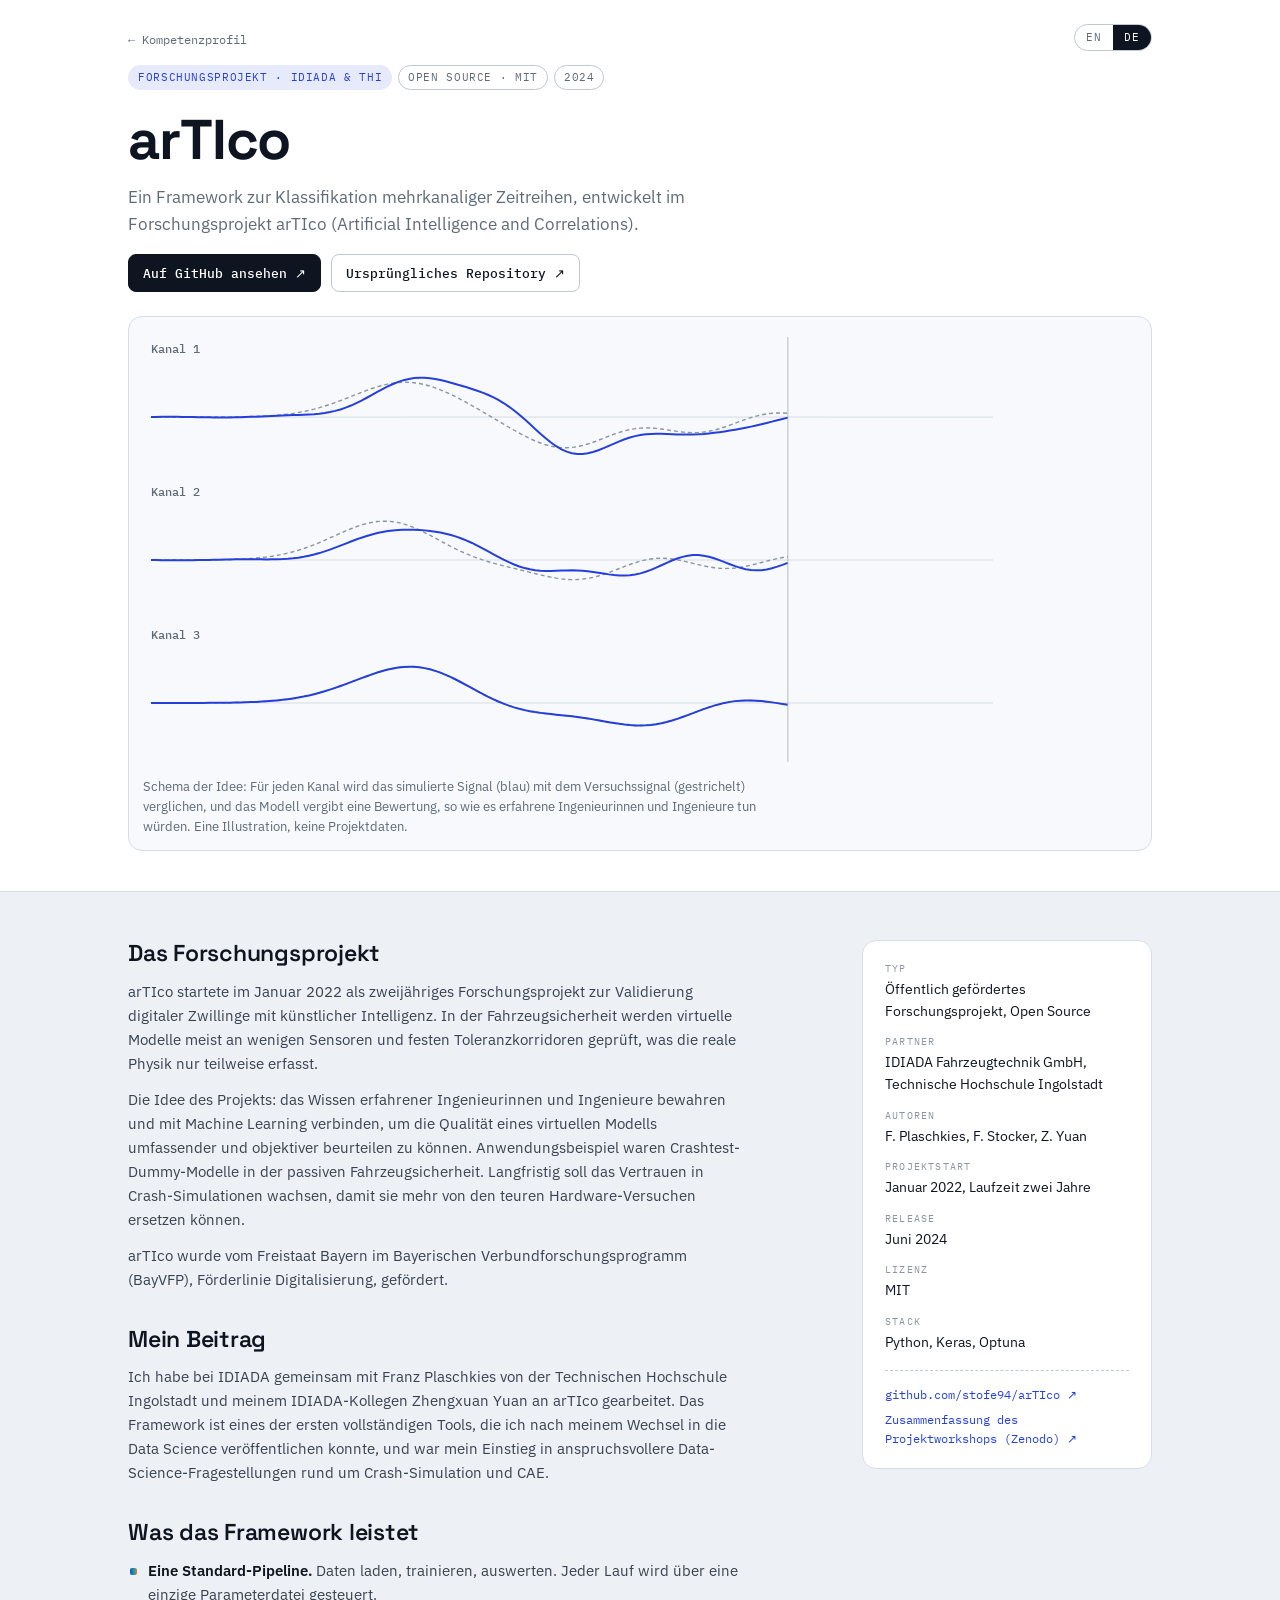
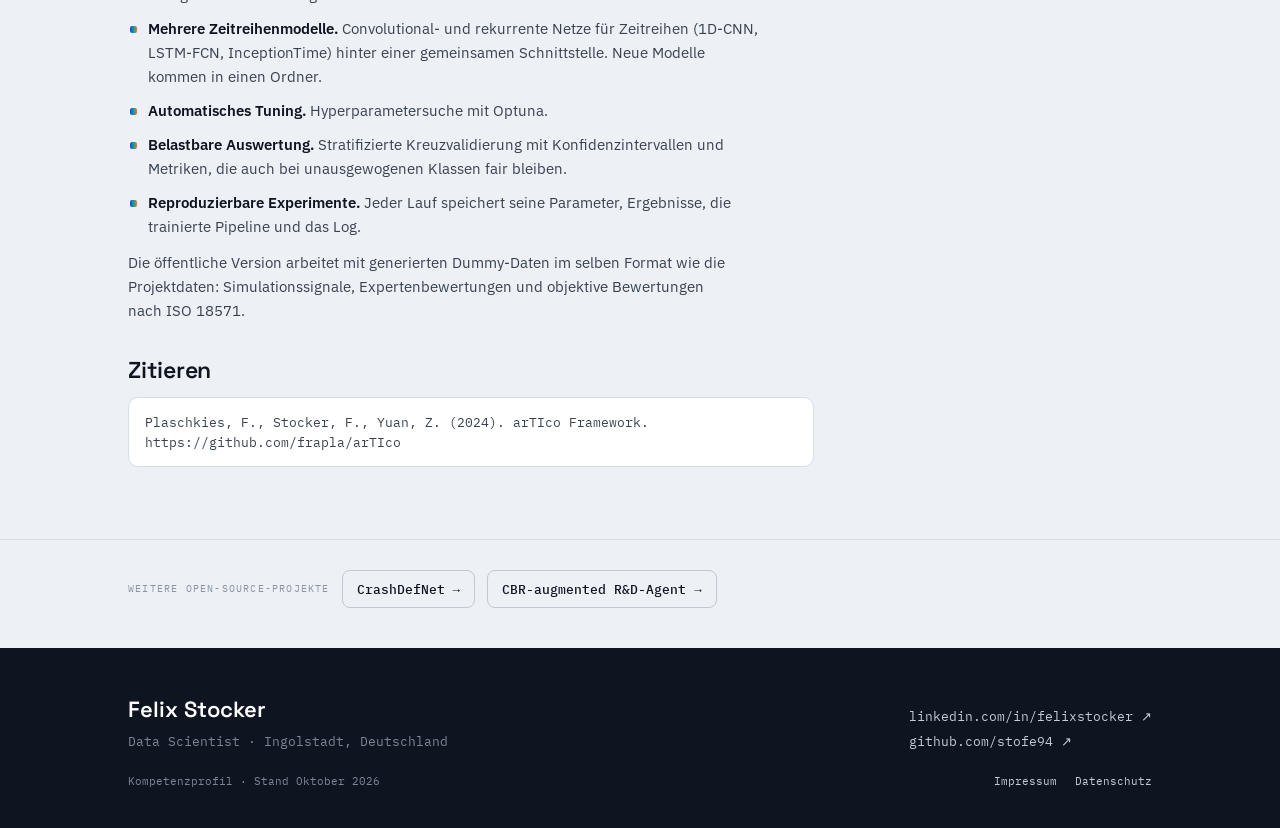
<file: de/artico.html>
<!DOCTYPE html>
<html lang="de">
<head>
<meta charset="UTF-8">
<meta name="viewport" content="width=device-width, initial-scale=1.0, viewport-fit=cover">
<title>arTIco · Felix Stocker</title>
<meta name="description" content="arTIco: ein Framework zur Klassifikation mehrkanaliger Zeitreihen aus dem Forschungsprojekt arTIco, entwickelt bei IDIADA mit der Technischen Hochschule Ingolstadt.">
<link rel="alternate" hreflang="en" href="https://stofe94.github.io/skill-profile/artico.html">
<link rel="alternate" hreflang="de" href="https://stofe94.github.io/skill-profile/de/artico.html">
<link rel="alternate" hreflang="x-default" href="https://stofe94.github.io/skill-profile/artico.html">
<link rel="stylesheet" href="../fonts/fonts.css">
<link rel="stylesheet" href="../style.css">
</head>
<body>

<header class="page-head">
  <div class="wrap">
    <nav class="lang" aria-label="Sprache / Language"><a href="../artico.html" hreflang="en" lang="en" title="English version">EN</a><span class="on" aria-current="true">DE</span></nav>
    <a class="back" href="index.html#open-source">← Kompetenzprofil</a>
    <div class="kinds"><span class="kind os">Forschungsprojekt · IDIADA &amp; THI</span><span class="kind">Open Source · MIT</span><span class="kind">2024</span></div>
    <h1 class="page-title">arTIco</h1>
    <p class="lede">Ein Framework zur Klassifikation mehrkanaliger Zeitreihen, entwickelt im Forschungsprojekt arTIco (Artificial Intelligence and Correlations).</p>
    <div class="actions">
      <a class="btn" href="https://github.com/stofe94/arTIco" target="_blank" rel="noopener">Auf GitHub ansehen ↗</a>
      <a class="btn ghost" href="https://github.com/frapla/arTIco" target="_blank" rel="noopener">Ursprüngliches Repository ↗</a>
    </div>
    <figure class="page-fig">
      <canvas class="viz viz-signals" data-viz="signals" role="img" aria-label="Schema: Drei Kanäle zeigen jeweils ein simuliertes Signal neben dem Versuchssignal, und ein Modell weist jedem Kanal eine Bewertung von sehr gut bis schlecht zu"></canvas>
      <figcaption>Schema der Idee: Für jeden Kanal wird das simulierte Signal (blau) mit dem Versuchssignal (gestrichelt) verglichen, und das Modell vergibt eine Bewertung, so wie es erfahrene Ingenieurinnen und Ingenieure tun würden. Eine Illustration, keine Projektdaten.</figcaption>
    </figure>
  </div>
</header>

<main class="wrap doc">
  <div class="doc-main">

    <section>
      <h2>Das Forschungsprojekt</h2>
      <p>arTIco startete im Januar 2022 als zweijähriges Forschungsprojekt zur Validierung digitaler Zwillinge mit künstlicher Intelligenz. In der Fahrzeugsicherheit werden virtuelle Modelle meist an wenigen Sensoren und festen Toleranzkorridoren geprüft, was die reale Physik nur teilweise erfasst.</p>
      <p>Die Idee des Projekts: das Wissen erfahrener Ingenieurinnen und Ingenieure bewahren und mit Machine Learning verbinden, um die Qualität eines virtuellen Modells umfassender und objektiver beurteilen zu können. Anwendungsbeispiel waren Crashtest-Dummy-Modelle in der passiven Fahrzeugsicherheit. Langfristig soll das Vertrauen in Crash-Simulationen wachsen, damit sie mehr von den teuren Hardware-Versuchen ersetzen können.</p>
      <p>arTIco wurde vom Freistaat Bayern im Bayerischen Verbundforschungsprogramm (BayVFP), Förderlinie Digitalisierung, gefördert.</p>
    </section>

    <section>
      <h2>Mein Beitrag</h2>
      <p>Ich habe bei IDIADA gemeinsam mit Franz Plaschkies von der Technischen Hochschule Ingolstadt und meinem IDIADA-Kollegen Zhengxuan Yuan an arTIco gearbeitet. Das Framework ist eines der ersten vollständigen Tools, die ich nach meinem Wechsel in die Data Science veröffentlichen konnte, und war mein Einstieg in anspruchsvollere Data-Science-Fragestellungen rund um Crash-Simulation und CAE.</p>
    </section>

    <section>
      <h2>Was das Framework leistet</h2>
      <ul>
        <li><strong>Eine Standard-Pipeline.</strong> Daten laden, trainieren, auswerten. Jeder Lauf wird über eine einzige Parameterdatei gesteuert.</li>
        <li><strong>Mehrere Zeitreihenmodelle.</strong> Convolutional- und rekurrente Netze für Zeitreihen (1D-CNN, LSTM-FCN, InceptionTime) hinter einer gemeinsamen Schnittstelle. Neue Modelle kommen in einen Ordner.</li>
        <li><strong>Automatisches Tuning.</strong> Hyperparametersuche mit Optuna.</li>
        <li><strong>Belastbare Auswertung.</strong> Stratifizierte Kreuzvalidierung mit Konfidenzintervallen und Metriken, die auch bei unausgewogenen Klassen fair bleiben.</li>
        <li><strong>Reproduzierbare Experimente.</strong> Jeder Lauf speichert seine Parameter, Ergebnisse, die trainierte Pipeline und das Log.</li>
      </ul>
      <p>Die öffentliche Version arbeitet mit generierten Dummy-Daten im selben Format wie die Projektdaten: Simulationssignale, Expertenbewertungen und objektive Bewertungen nach ISO&nbsp;18571.</p>
    </section>

    <section>
      <h2>Zitieren</h2>
      <div class="cite">Plaschkies, F., Stocker, F., Yuan, Z. (2024). arTIco Framework. https://github.com/frapla/arTIco</div>
    </section>

  </div>

  <aside class="aside" aria-label="Projektdaten">
    <dl>
      <div><dt>Typ</dt><dd>Öffentlich gefördertes Forschungsprojekt, Open Source</dd></div>
      <div><dt>Partner</dt><dd>IDIADA Fahrzeugtechnik GmbH, Technische Hochschule Ingolstadt</dd></div>
      <div><dt>Autoren</dt><dd>F. Plaschkies, F. Stocker, Z. Yuan</dd></div>
      <div><dt>Projektstart</dt><dd>Januar 2022, Laufzeit zwei Jahre</dd></div>
      <div><dt>Release</dt><dd>Juni 2024</dd></div>
      <div><dt>Lizenz</dt><dd>MIT</dd></div>
      <div><dt>Stack</dt><dd>Python, Keras, Optuna</dd></div>
    </dl>
    <div class="links">
      <a href="https://github.com/stofe94/arTIco" target="_blank" rel="noopener">github.com/stofe94/arTIco ↗</a>
      <a href="https://zenodo.org/records/11656662" target="_blank" rel="noopener">Zusammenfassung des Projektworkshops (Zenodo) ↗</a>
    </div>
  </aside>
</main>

<div class="more">
  <div class="wrap">
    <span class="lbl">Weitere Open-Source-Projekte</span>
    <a class="btn ghost" href="crashdefnet.html">CrashDefNet →</a>
    <a class="btn ghost" href="cbr-rd-agent.html">CBR-augmented R&amp;D-Agent →</a>
  </div>
</div>

<footer>
  <div class="wrap">
    <div>
      <div class="foot-name">Felix Stocker</div>
      <div class="foot-role">Data Scientist · Ingolstadt, Deutschland</div>
    </div>
    <div class="foot-links">
      <a href="https://www.linkedin.com/in/felixstocker/" target="_blank" rel="noopener">linkedin.com/in/felixstocker ↗</a>
      <a href="https://github.com/stofe94" target="_blank" rel="noopener">github.com/stofe94 ↗</a>
    </div>
    <div class="foot-note">Kompetenzprofil · Stand Oktober 2026 <span class="foot-legal"><a href="impressum.html">Impressum</a><a href="datenschutz.html">Datenschutz</a></span></div>
  </div>
</footer>

<script src="../viz.js"></script>
</body>
</html>
</file>
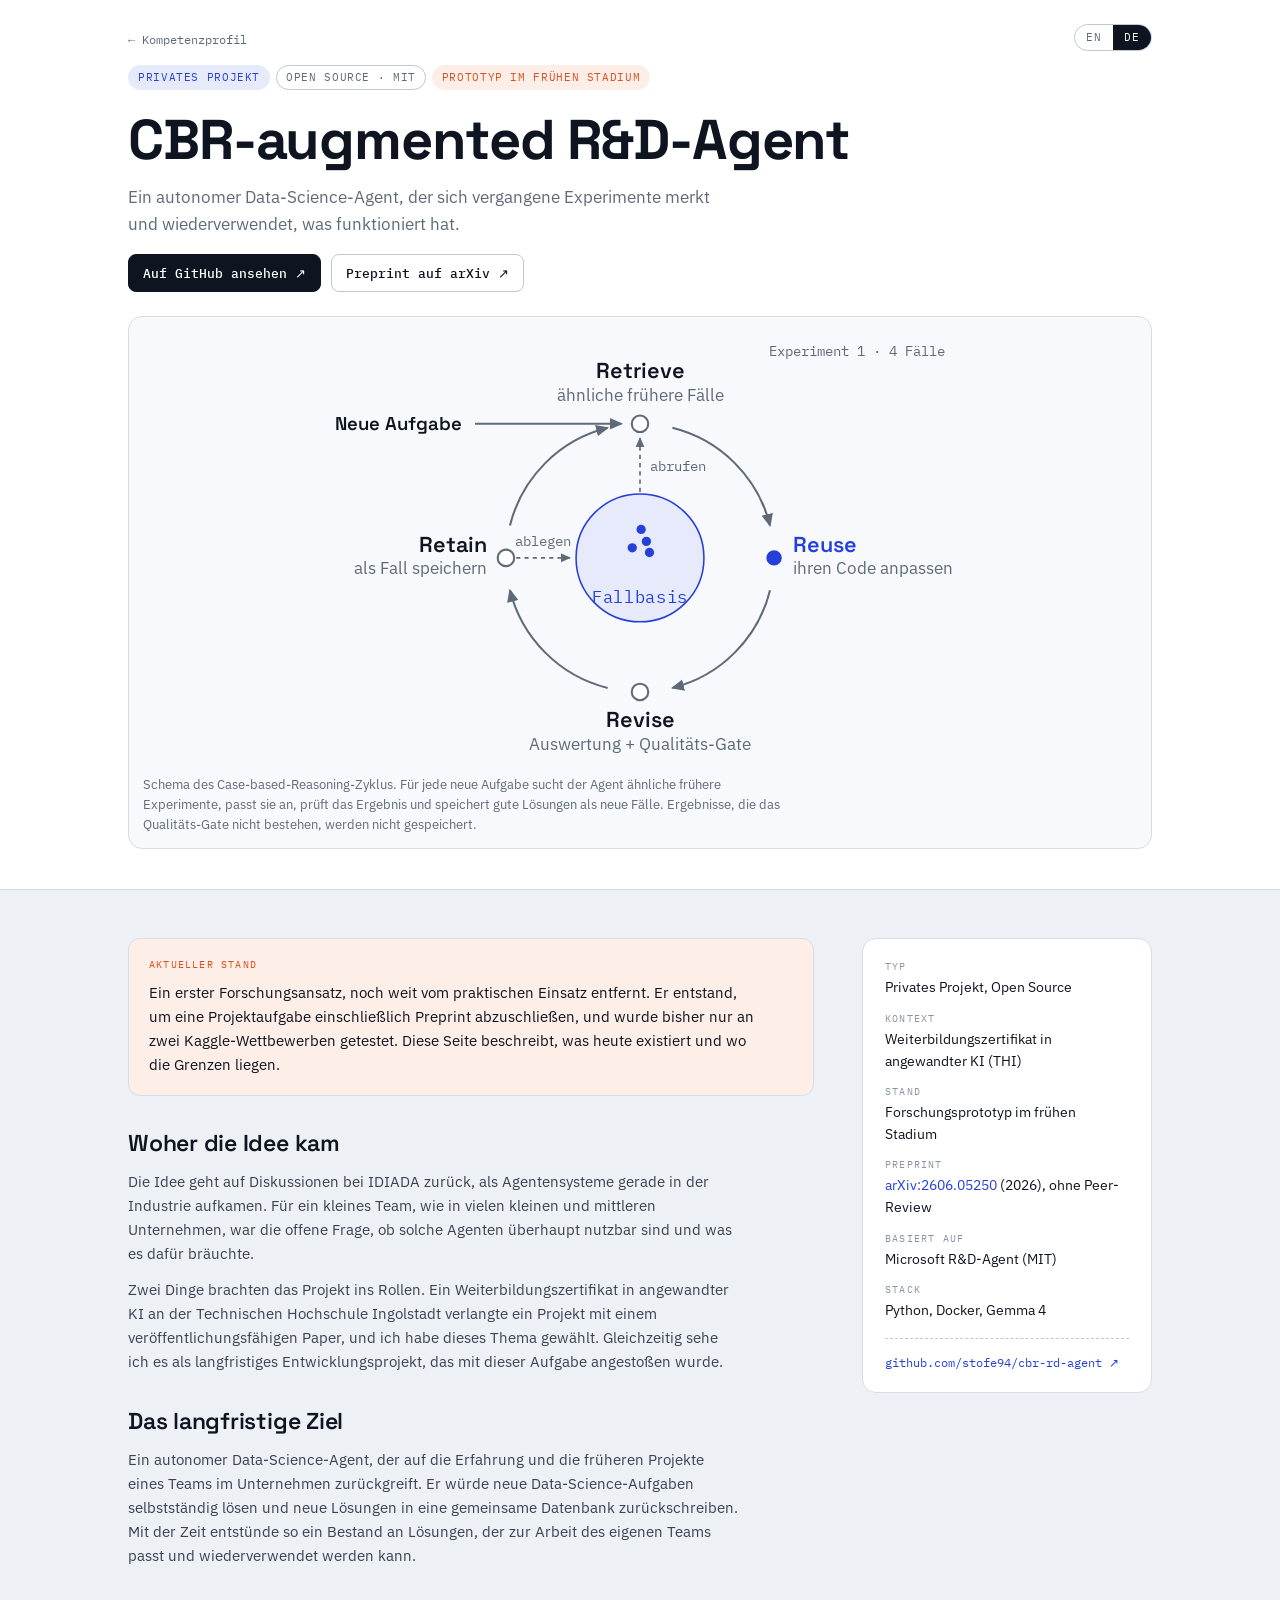
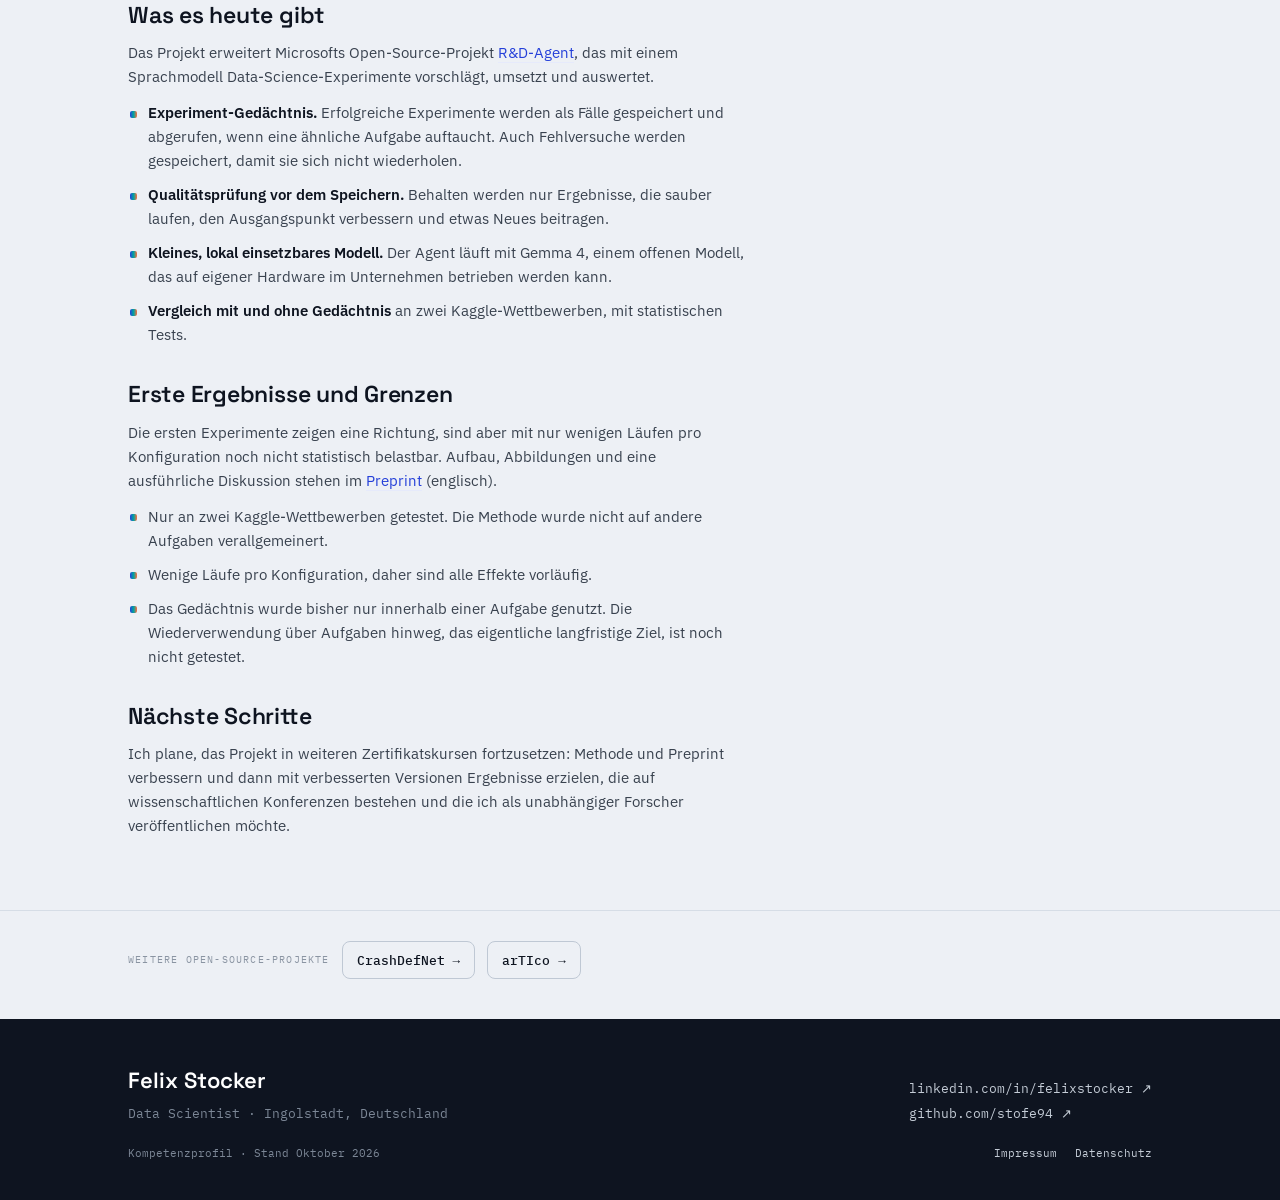
<file: de/cbr-rd-agent.html>
<!DOCTYPE html>
<html lang="de">
<head>
<meta charset="UTF-8">
<meta name="viewport" content="width=device-width, initial-scale=1.0, viewport-fit=cover">
<title>CBR-augmented R&amp;D-Agent · Felix Stocker</title>
<meta name="description" content="CBR-augmented R&amp;D-Agent: ein Data-Science-Agent im frühen Stadium mit Gedächtnis für vergangene Experimente. Ein privates Projekt von Felix Stocker.">
<link rel="alternate" hreflang="en" href="https://stofe94.github.io/skill-profile/cbr-rd-agent.html">
<link rel="alternate" hreflang="de" href="https://stofe94.github.io/skill-profile/de/cbr-rd-agent.html">
<link rel="alternate" hreflang="x-default" href="https://stofe94.github.io/skill-profile/cbr-rd-agent.html">
<link rel="stylesheet" href="../fonts/fonts.css">
<link rel="stylesheet" href="../style.css">
</head>
<body>

<header class="page-head">
  <div class="wrap">
    <nav class="lang" aria-label="Sprache / Language"><a href="../cbr-rd-agent.html" hreflang="en" lang="en" title="English version">EN</a><span class="on" aria-current="true">DE</span></nav>
    <a class="back" href="index.html#open-source">← Kompetenzprofil</a>
    <div class="kinds"><span class="kind os">Privates Projekt</span><span class="kind">Open Source · MIT</span><span class="kind warn">Prototyp im frühen Stadium</span></div>
    <h1 class="page-title">CBR-augmented R&amp;D-Agent</h1>
    <p class="lede">Ein autonomer Data-Science-Agent, der sich vergangene Experimente merkt und wiederverwendet, was funktioniert hat.</p>
    <div class="actions">
      <a class="btn" href="https://github.com/stofe94/cbr-rd-agent" target="_blank" rel="noopener">Auf GitHub ansehen ↗</a>
      <a class="btn ghost" href="https://arxiv.org/abs/2606.05250" target="_blank" rel="noopener">Preprint auf arXiv ↗</a>
    </div>
    <figure class="page-fig">
      <svg class="cbr-svg" data-viz="cbr" viewBox="0 0 640 420" role="img" aria-label="Schema des Case-based-Reasoning-Zyklus: Der Agent ruft ähnliche Fälle aus seiner Fallbasis ab, verwendet sie wieder und passt sie an, überprüft das Ergebnis mit einer Auswertung und einem Qualitäts-Gate und speichert gute Ergebnisse als neue Fälle.">
        <defs>
          <marker id="cbr-arrow" viewBox="0 0 10 10" refX="8" refY="5" markerWidth="7" markerHeight="7" orient="auto-start-reverse">
            <path d="M0,1 L9,5 L0,9 z" fill="currentColor"/>
          </marker>
        </defs>

        <text class="cbr-count" x="616" y="24" text-anchor="end">Experiment 1 · 4 Fälle</text>

        <text class="cbr-in" x="24" y="96">Neue Aufgabe</text>
        <line class="cbr-arc" x1="160" y1="90" x2="302" y2="90" marker-end="url(#cbr-arrow)"/>

        <path class="cbr-arc" d="M351.4 93.9 A130 130 0 0 1 446.1 188.6" marker-end="url(#cbr-arrow)"/>
        <path class="cbr-arc" d="M446.1 251.4 A130 130 0 0 1 351.4 346.1" marker-end="url(#cbr-arrow)"/>
        <path class="cbr-arc" d="M288.6 346.1 A130 130 0 0 1 193.9 251.4" marker-end="url(#cbr-arrow)"/>
        <path class="cbr-arc" d="M193.9 188.6 A130 130 0 0 1 288.6 93.9" marker-end="url(#cbr-arrow)"/>

        <circle class="cbr-mem" cx="320" cy="220" r="62"/>
        <g class="cbr-cases"></g>
        <text class="cbr-memlab" x="320" y="264" text-anchor="middle">Fallbasis</text>

        <line class="cbr-link" data-link="retrieve" x1="320" y1="156" x2="320" y2="104" marker-end="url(#cbr-arrow)"/>
        <text class="cbr-linklab" x="330" y="136">abrufen</text>
        <line class="cbr-link" data-link="retain" x1="200" y1="220" x2="252" y2="220" marker-end="url(#cbr-arrow)"/>
        <text class="cbr-linklab" x="226" y="208" text-anchor="middle">ablegen</text>

        <g class="cbr-st" data-st="retrieve">
          <circle class="cbr-node" cx="320" cy="90" r="8"/>
          <text class="cbr-lab" x="320" y="46" text-anchor="middle">Retrieve</text>
          <text class="cbr-sub" x="320" y="68" text-anchor="middle">ähnliche frühere Fälle</text>
        </g>
        <g class="cbr-st" data-st="reuse">
          <circle class="cbr-node" cx="450" cy="220" r="8"/>
          <text class="cbr-lab" x="468" y="214">Reuse</text>
          <text class="cbr-sub" x="468" y="236">ihren Code anpassen</text>
        </g>
        <g class="cbr-st" data-st="revise">
          <circle class="cbr-node" cx="320" cy="350" r="8"/>
          <text class="cbr-lab" x="320" y="384" text-anchor="middle">Revise</text>
          <text class="cbr-sub" x="320" y="406" text-anchor="middle">Auswertung + Qualitäts-Gate</text>
        </g>
        <g class="cbr-st" data-st="retain">
          <circle class="cbr-node" cx="190" cy="220" r="8"/>
          <text class="cbr-lab" x="172" y="214" text-anchor="end">Retain</text>
          <text class="cbr-sub" x="172" y="236" text-anchor="end">als Fall speichern</text>
        </g>

        <circle class="cbr-token" cx="320" cy="90" r="9"/>
      </svg>
      <figcaption>Schema des Case-based-Reasoning-Zyklus. Für jede neue Aufgabe sucht der Agent ähnliche frühere Experimente, passt sie an, prüft das Ergebnis und speichert gute Lösungen als neue Fälle. Ergebnisse, die das Qualitäts-Gate nicht bestehen, werden nicht gespeichert.</figcaption>
    </figure>
  </div>
</header>

<main class="wrap doc">
  <div class="doc-main">

    <div class="status">
      <span class="lbl">Aktueller Stand</span>
      <p>Ein erster Forschungsansatz, noch weit vom praktischen Einsatz entfernt. Er entstand, um eine Projektaufgabe einschließlich Preprint abzuschließen, und wurde bisher nur an zwei Kaggle-Wettbewerben getestet. Diese Seite beschreibt, was heute existiert und wo die Grenzen liegen.</p>
    </div>

    <section>
      <h2>Woher die Idee kam</h2>
      <p>Die Idee geht auf Diskussionen bei IDIADA zurück, als Agentensysteme gerade in der Industrie aufkamen. Für ein kleines Team, wie in vielen kleinen und mittleren Unternehmen, war die offene Frage, ob solche Agenten überhaupt nutzbar sind und was es dafür bräuchte.</p>
      <p>Zwei Dinge brachten das Projekt ins Rollen. Ein Weiterbildungszertifikat in angewandter KI an der Technischen Hochschule Ingolstadt verlangte ein Projekt mit einem veröffentlichungsfähigen Paper, und ich habe dieses Thema gewählt. Gleichzeitig sehe ich es als langfristiges Entwicklungsprojekt, das mit dieser Aufgabe angestoßen wurde.</p>
    </section>

    <section>
      <h2>Das langfristige Ziel</h2>
      <p>Ein autonomer Data-Science-Agent, der auf die Erfahrung und die früheren Projekte eines Teams im Unternehmen zurückgreift. Er würde neue Data-Science-Aufgaben selbstständig lösen und neue Lösungen in eine gemeinsame Datenbank zurückschreiben. Mit der Zeit entstünde so ein Bestand an Lösungen, der zur Arbeit des eigenen Teams passt und wiederverwendet werden kann.</p>
    </section>

    <section>
      <h2>Was es heute gibt</h2>
      <p>Das Projekt erweitert Microsofts Open-Source-Projekt <a href="https://github.com/microsoft/RD-Agent" target="_blank" rel="noopener">R&amp;D-Agent</a>, das mit einem Sprachmodell Data-Science-Experimente vorschlägt, umsetzt und auswertet.</p>
      <ul>
        <li><strong>Experiment-Gedächtnis.</strong> Erfolgreiche Experimente werden als Fälle gespeichert und abgerufen, wenn eine ähnliche Aufgabe auftaucht. Auch Fehlversuche werden gespeichert, damit sie sich nicht wiederholen.</li>
        <li><strong>Qualitätsprüfung vor dem Speichern.</strong> Behalten werden nur Ergebnisse, die sauber laufen, den Ausgangspunkt verbessern und etwas Neues beitragen.</li>
        <li><strong>Kleines, lokal einsetzbares Modell.</strong> Der Agent läuft mit Gemma 4, einem offenen Modell, das auf eigener Hardware im Unternehmen betrieben werden kann.</li>
        <li><strong>Vergleich mit und ohne Gedächtnis</strong> an zwei Kaggle-Wettbewerben, mit statistischen Tests.</li>
      </ul>
    </section>

    <section>
      <h2>Erste Ergebnisse und Grenzen</h2>
      <p>Die ersten Experimente zeigen eine Richtung, sind aber mit nur wenigen Läufen pro Konfiguration noch nicht statistisch belastbar. Aufbau, Abbildungen und eine ausführliche Diskussion stehen im <a href="https://arxiv.org/abs/2606.05250" target="_blank" rel="noopener">Preprint</a> (englisch).</p>
      <ul>
        <li>Nur an zwei Kaggle-Wettbewerben getestet. Die Methode wurde nicht auf andere Aufgaben verallgemeinert.</li>
        <li>Wenige Läufe pro Konfiguration, daher sind alle Effekte vorläufig.</li>
        <li>Das Gedächtnis wurde bisher nur innerhalb einer Aufgabe genutzt. Die Wiederverwendung über Aufgaben hinweg, das eigentliche langfristige Ziel, ist noch nicht getestet.</li>
      </ul>
    </section>

    <section>
      <h2>Nächste Schritte</h2>
      <p>Ich plane, das Projekt in weiteren Zertifikatskursen fortzusetzen: Methode und Preprint verbessern und dann mit verbesserten Versionen Ergebnisse erzielen, die auf wissenschaftlichen Konferenzen bestehen und die ich als unabhängiger Forscher veröffentlichen möchte.</p>
    </section>

  </div>

  <aside class="aside" aria-label="Projektdaten">
    <dl>
      <div><dt>Typ</dt><dd>Privates Projekt, Open Source</dd></div>
      <div><dt>Kontext</dt><dd>Weiterbildungszertifikat in angewandter KI (THI)</dd></div>
      <div><dt>Stand</dt><dd>Forschungsprototyp im frühen Stadium</dd></div>
      <div><dt>Preprint</dt><dd><a href="https://arxiv.org/abs/2606.05250" target="_blank" rel="noopener">arXiv:2606.05250</a> (2026), ohne Peer-Review</dd></div>
      <div><dt>Basiert auf</dt><dd>Microsoft R&amp;D-Agent (MIT)</dd></div>
      <div><dt>Stack</dt><dd>Python, Docker, Gemma 4</dd></div>
    </dl>
    <div class="links">
      <a href="https://github.com/stofe94/cbr-rd-agent" target="_blank" rel="noopener">github.com/stofe94/cbr-rd-agent ↗</a>
    </div>
  </aside>
</main>

<div class="more">
  <div class="wrap">
    <span class="lbl">Weitere Open-Source-Projekte</span>
    <a class="btn ghost" href="crashdefnet.html">CrashDefNet →</a>
    <a class="btn ghost" href="artico.html">arTIco →</a>
  </div>
</div>

<footer>
  <div class="wrap">
    <div>
      <div class="foot-name">Felix Stocker</div>
      <div class="foot-role">Data Scientist · Ingolstadt, Deutschland</div>
    </div>
    <div class="foot-links">
      <a href="https://www.linkedin.com/in/felixstocker/" target="_blank" rel="noopener">linkedin.com/in/felixstocker ↗</a>
      <a href="https://github.com/stofe94" target="_blank" rel="noopener">github.com/stofe94 ↗</a>
    </div>
    <div class="foot-note">Kompetenzprofil · Stand Oktober 2026 <span class="foot-legal"><a href="impressum.html">Impressum</a><a href="datenschutz.html">Datenschutz</a></span></div>
  </div>
</footer>

<script src="../viz.js"></script>
</body>
</html>
</file>
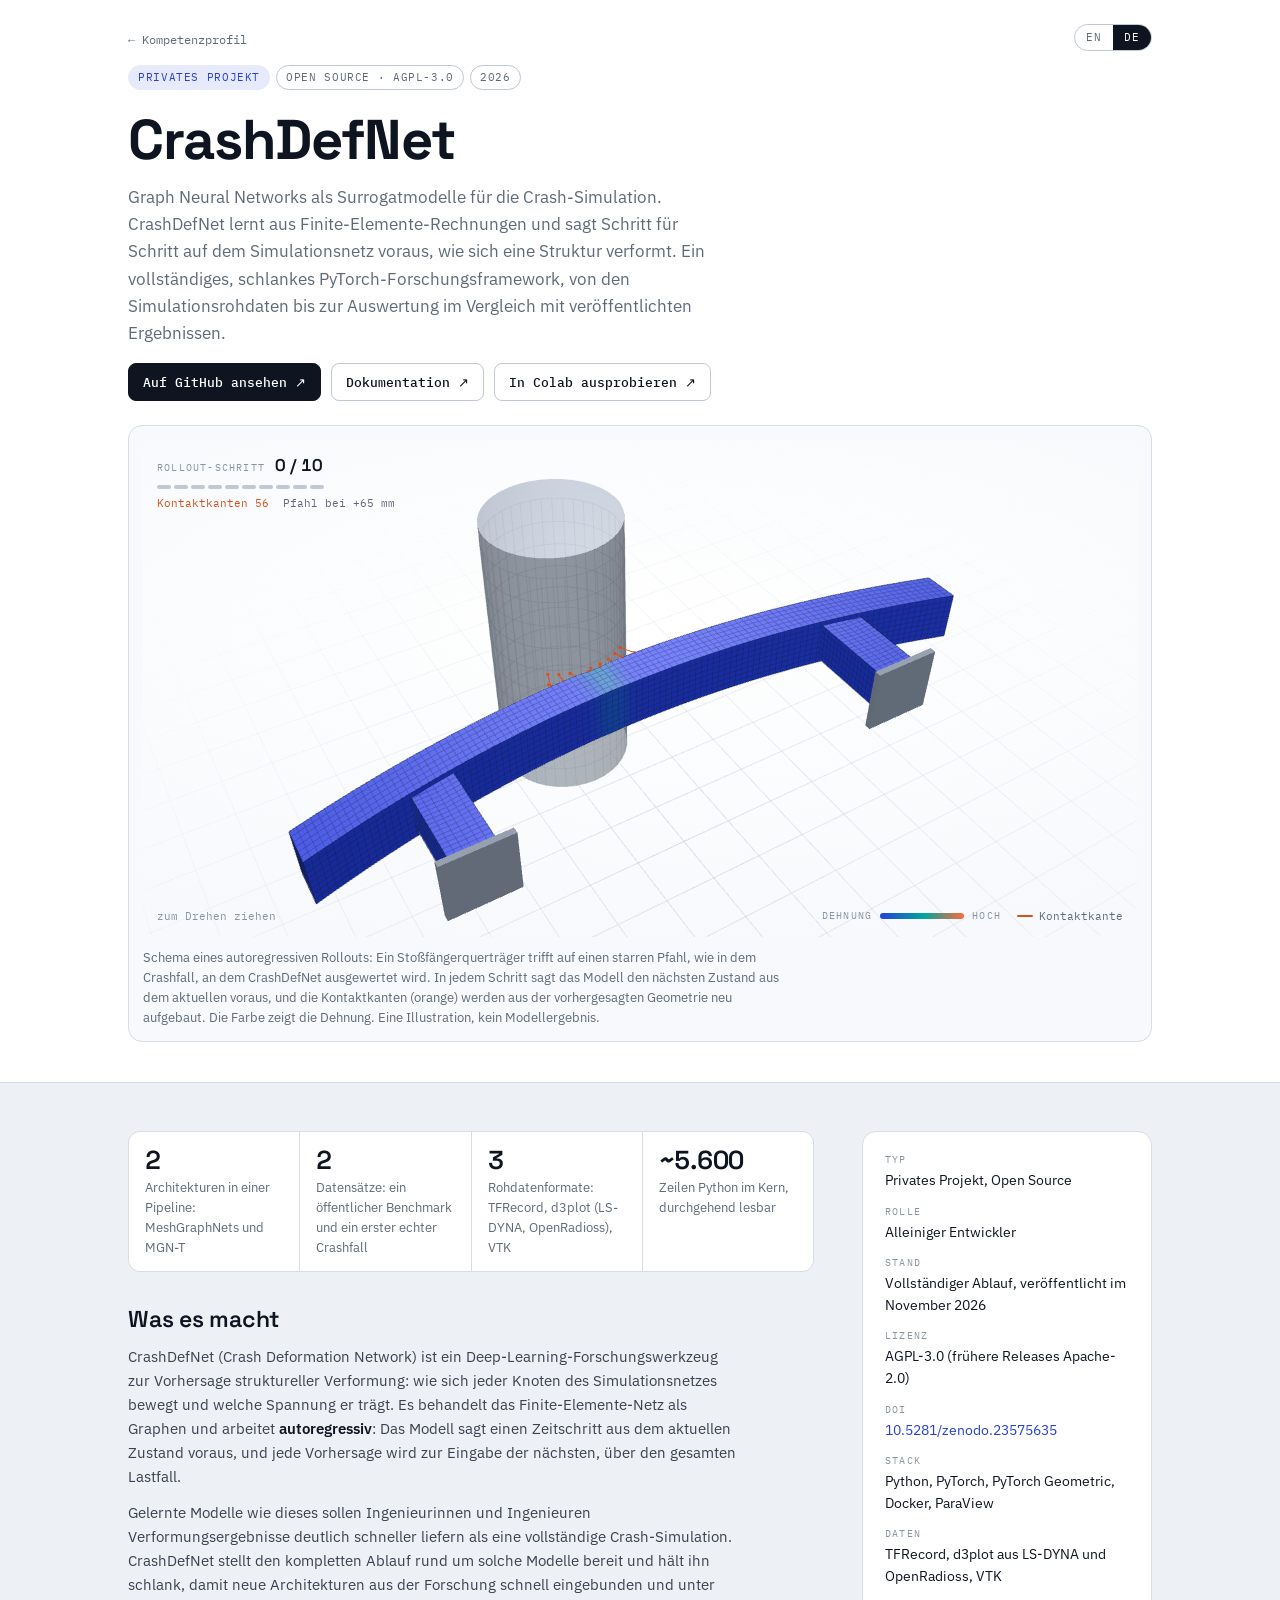
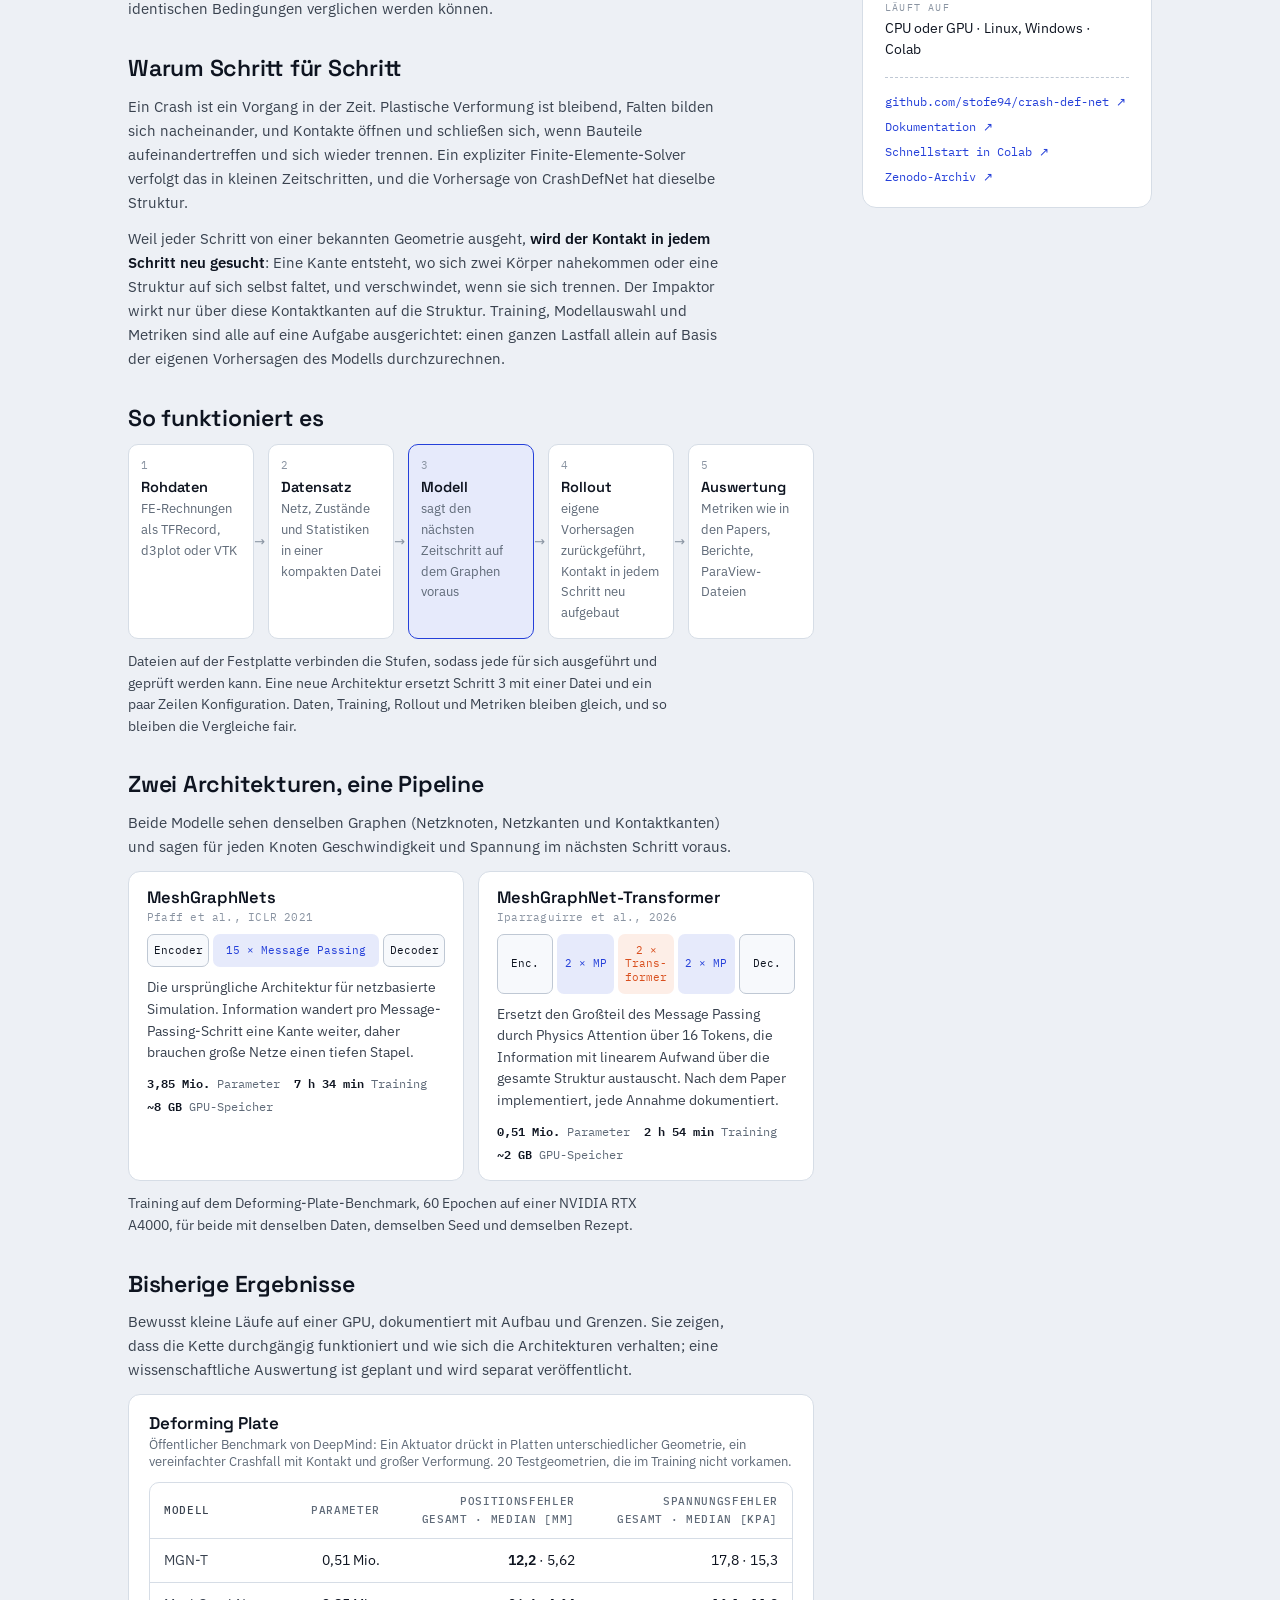
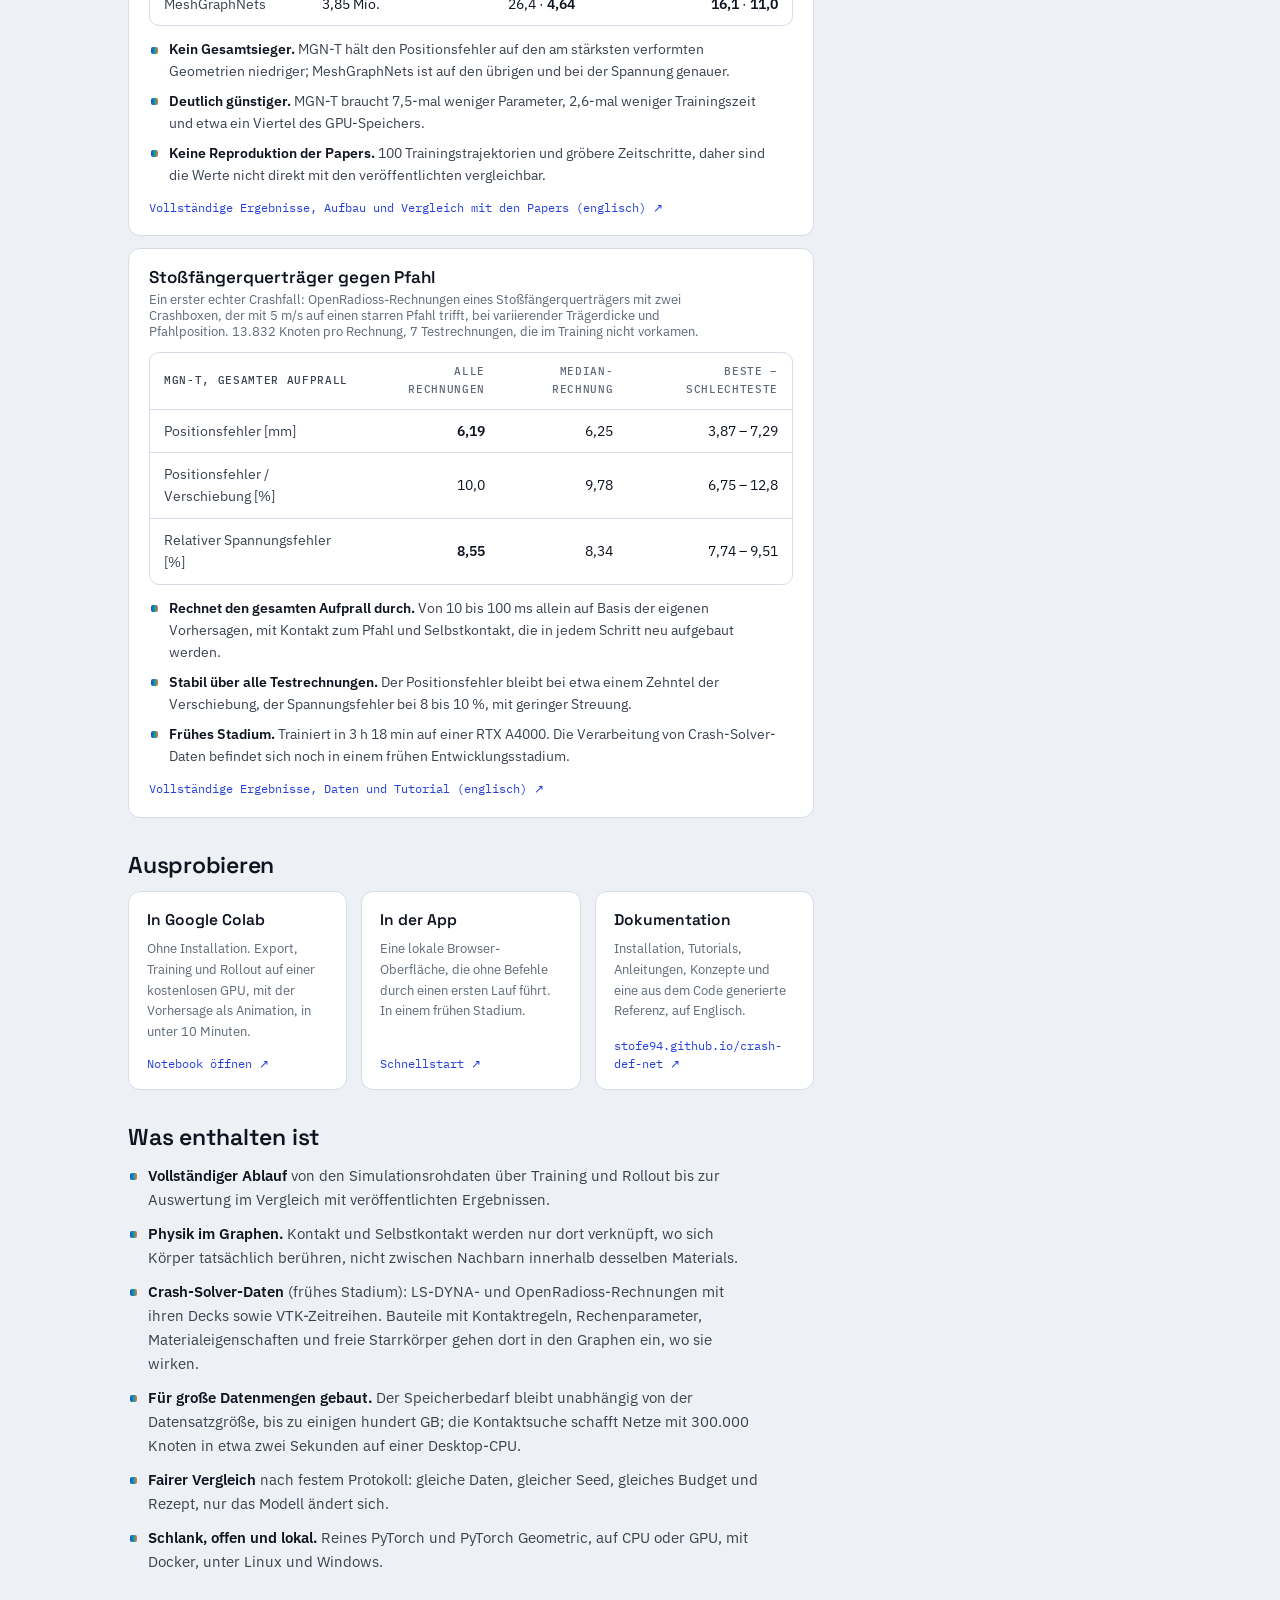
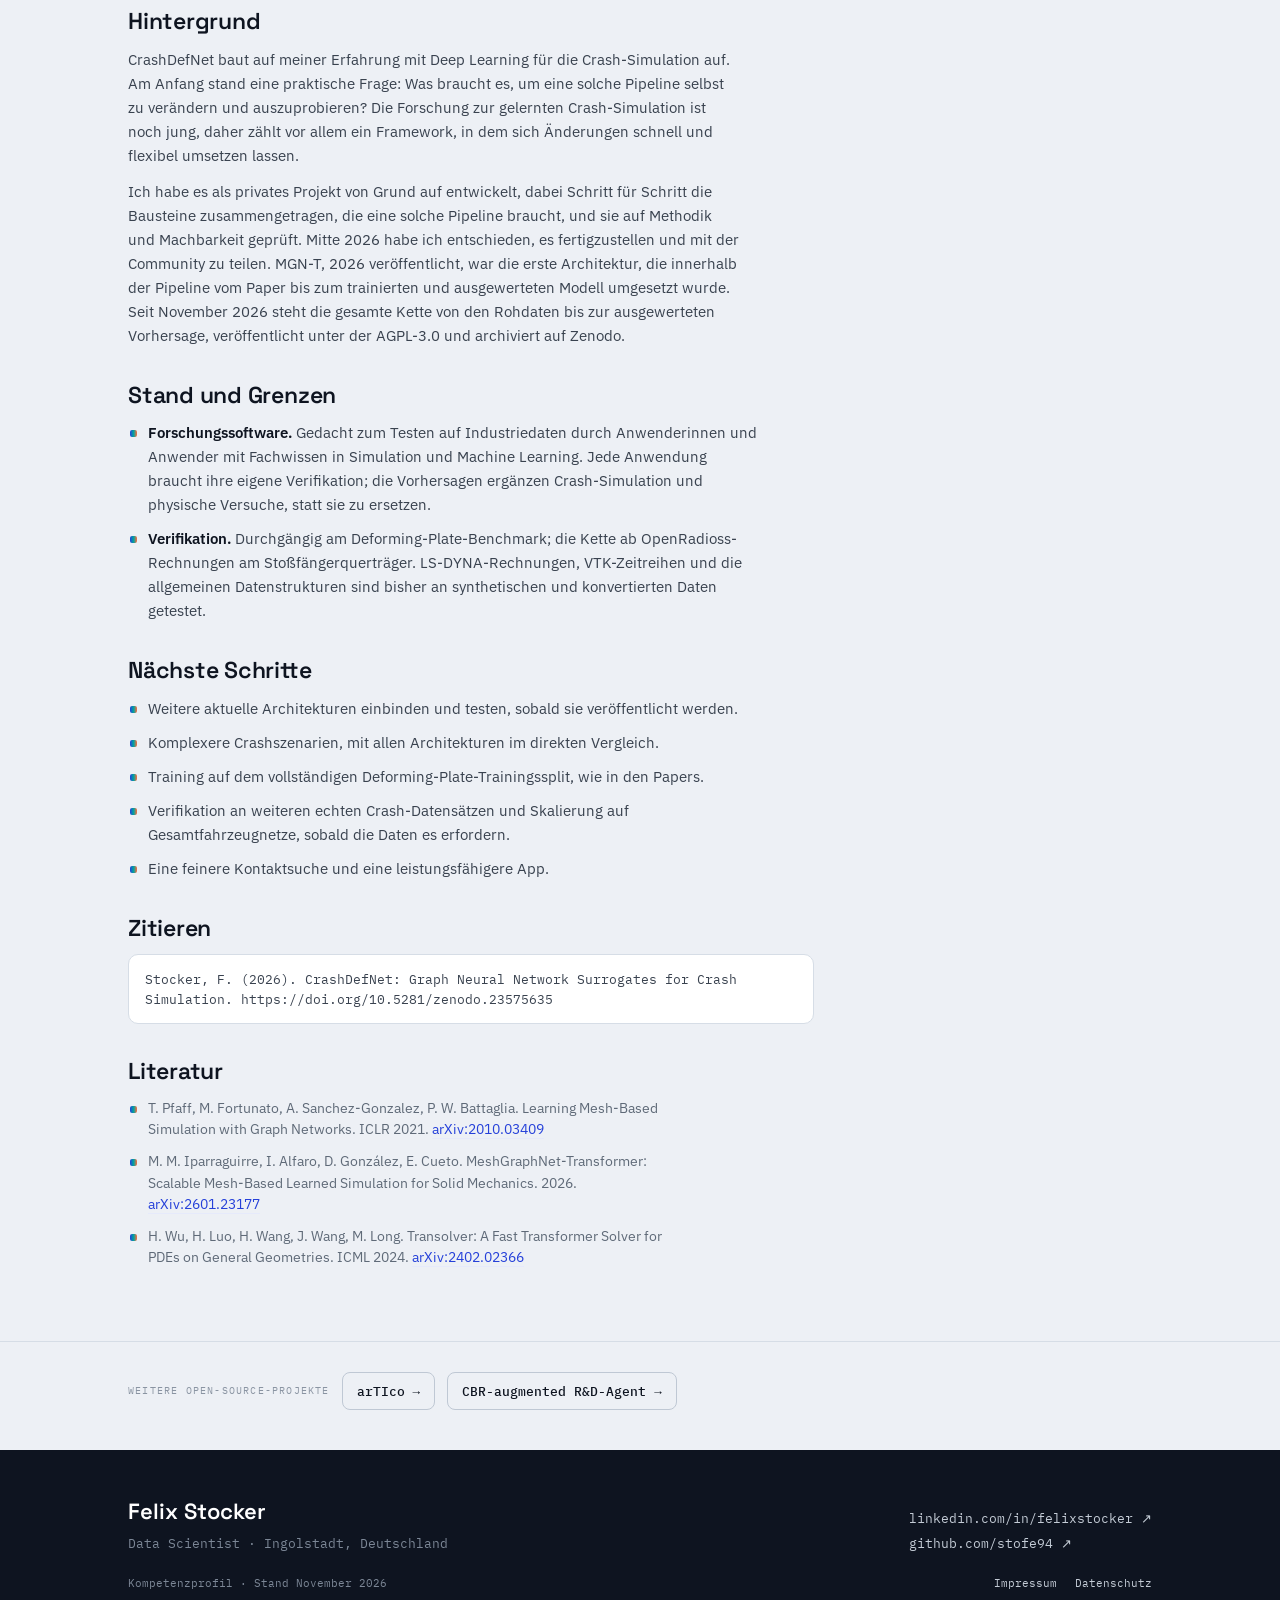
<file: de/crashdefnet.html>
<!DOCTYPE html>
<html lang="de">
<head>
<meta charset="UTF-8">
<meta name="viewport" content="width=device-width, initial-scale=1.0, viewport-fit=cover">
<title>CrashDefNet · Felix Stocker</title>
<meta name="description" content="CrashDefNet: Graph Neural Networks als Surrogatmodelle für die Crash-Simulation. Ein schlankes PyTorch-Forschungsframework von den Simulationsrohdaten bis zur ausgewerteten Vorhersage, von Felix Stocker.">
<link rel="alternate" hreflang="en" href="https://stofe94.github.io/skill-profile/crashdefnet.html">
<link rel="alternate" hreflang="de" href="https://stofe94.github.io/skill-profile/de/crashdefnet.html">
<link rel="alternate" hreflang="x-default" href="https://stofe94.github.io/skill-profile/crashdefnet.html">
<link rel="stylesheet" href="../fonts/fonts.css">
<link rel="stylesheet" href="../style.css">
</head>
<body>

<header class="page-head">
  <div class="wrap">
    <nav class="lang" aria-label="Sprache / Language"><a href="../crashdefnet.html" hreflang="en" lang="en" title="English version">EN</a><span class="on" aria-current="true">DE</span></nav>
    <a class="back" href="index.html#open-source">← Kompetenzprofil</a>
    <div class="kinds"><span class="kind os">Privates Projekt</span><span class="kind">Open Source · AGPL-3.0</span><span class="kind">2026</span></div>
    <h1 class="page-title">CrashDefNet</h1>
    <p class="lede">Graph Neural Networks als Surrogatmodelle für die Crash-Simulation. CrashDefNet lernt aus Finite-Elemente-Rechnungen und sagt Schritt für Schritt auf dem Simulationsnetz voraus, wie sich eine Struktur verformt. Ein vollständiges, schlankes PyTorch-Forschungsframework, von den Simulationsrohdaten bis zur Auswertung im Vergleich mit veröffentlichten Ergebnissen.</p>
    <div class="actions">
      <a class="btn" href="https://github.com/stofe94/crash-def-net" target="_blank" rel="noopener">Auf GitHub ansehen ↗</a>
      <a class="btn ghost" href="https://stofe94.github.io/crash-def-net/" target="_blank" rel="noopener">Dokumentation ↗</a>
      <a class="btn ghost" href="https://colab.research.google.com/github/stofe94/crash-def-net/blob/main/examples/quick_start/crashdefnet-quickstart.ipynb" target="_blank" rel="noopener">In Colab ausprobieren ↗</a>
    </div>
    <figure class="page-fig">
      <div class="viz viz-3d" data-viz="crash3d" role="img" aria-label="3D-Schema: Ein Stoßfängerquerträger mit zwei Crashboxen trifft auf einen starren Pfahl und verformt sich Schritt für Schritt. Wo Träger und Pfahl sich berühren, entstehen Kontaktkanten. Die Farbe zeigt die Dehnung."></div>
      <figcaption>Schema eines autoregressiven Rollouts: Ein Stoßfängerquerträger trifft auf einen starren Pfahl, wie in dem Crashfall, an dem CrashDefNet ausgewertet wird. In jedem Schritt sagt das Modell den nächsten Zustand aus dem aktuellen voraus, und die Kontaktkanten (orange) werden aus der vorhergesagten Geometrie neu aufgebaut. Die Farbe zeigt die Dehnung. Eine Illustration, kein Modellergebnis.</figcaption>
    </figure>
  </div>
</header>

<main class="wrap doc">
  <div class="doc-main">

    <div class="kpis" aria-label="Eckdaten">
      <div class="kpi"><b>2</b><span>Architekturen in einer Pipeline: MeshGraphNets und MGN-T</span></div>
      <div class="kpi"><b>2</b><span>Datensätze: ein öffentlicher Benchmark und ein erster echter Crashfall</span></div>
      <div class="kpi"><b>3</b><span>Rohdatenformate: TFRecord, d3plot (LS-DYNA, OpenRadioss), VTK</span></div>
      <div class="kpi"><b>~5.600</b><span>Zeilen Python im Kern, durchgehend lesbar</span></div>
    </div>

    <section>
      <h2>Was es macht</h2>
      <p>CrashDefNet (Crash Deformation Network) ist ein Deep-Learning-Forschungswerkzeug zur Vorhersage struktureller Verformung: wie sich jeder Knoten des Simulationsnetzes bewegt und welche Spannung er trägt. Es behandelt das Finite-Elemente-Netz als Graphen und arbeitet <strong>autoregressiv</strong>: Das Modell sagt einen Zeitschritt aus dem aktuellen Zustand voraus, und jede Vorhersage wird zur Eingabe der nächsten, über den gesamten Lastfall.</p>
      <p>Gelernte Modelle wie dieses sollen Ingenieurinnen und Ingenieuren Verformungsergebnisse deutlich schneller liefern als eine vollständige Crash-Simulation. CrashDefNet stellt den kompletten Ablauf rund um solche Modelle bereit und hält ihn schlank, damit neue Architekturen aus der Forschung schnell eingebunden und unter identischen Bedingungen verglichen werden können.</p>
    </section>

    <section>
      <h2>Warum Schritt für Schritt</h2>
      <p>Ein Crash ist ein Vorgang in der Zeit. Plastische Verformung ist bleibend, Falten bilden sich nacheinander, und Kontakte öffnen und schließen sich, wenn Bauteile aufeinandertreffen und sich wieder trennen. Ein expliziter Finite-Elemente-Solver verfolgt das in kleinen Zeitschritten, und die Vorhersage von CrashDefNet hat dieselbe Struktur.</p>
      <p>Weil jeder Schritt von einer bekannten Geometrie ausgeht, <strong>wird der Kontakt in jedem Schritt neu gesucht</strong>: Eine Kante entsteht, wo sich zwei Körper nahekommen oder eine Struktur auf sich selbst faltet, und verschwindet, wenn sie sich trennen. Der Impaktor wirkt nur über diese Kontaktkanten auf die Struktur. Training, Modellauswahl und Metriken sind alle auf eine Aufgabe ausgerichtet: einen ganzen Lastfall allein auf Basis der eigenen Vorhersagen des Modells durchzurechnen.</p>
    </section>

    <section>
      <h2>So funktioniert es</h2>
      <ol class="flow">
        <li><span class="flow-n">1</span><b>Rohdaten</b>FE-Rechnungen als TFRecord, d3plot oder VTK</li>
        <li><span class="flow-n">2</span><b>Datensatz</b>Netz, Zustände und Statistiken in einer kompakten Datei</li>
        <li class="hl"><span class="flow-n">3</span><b>Modell</b>sagt den nächsten Zeitschritt auf dem Graphen voraus</li>
        <li><span class="flow-n">4</span><b>Rollout</b>eigene Vorhersagen zurückgeführt, Kontakt in jedem Schritt neu aufgebaut</li>
        <li><span class="flow-n">5</span><b>Auswertung</b>Metriken wie in den Papers, Berichte, ParaView-Dateien</li>
      </ol>
      <p class="flow-note">Dateien auf der Festplatte verbinden die Stufen, sodass jede für sich ausgeführt und geprüft werden kann. Eine neue Architektur ersetzt Schritt 3 mit einer Datei und ein paar Zeilen Konfiguration. Daten, Training, Rollout und Metriken bleiben gleich, und so bleiben die Vergleiche fair.</p>
    </section>

    <section>
      <h2>Zwei Architekturen, eine Pipeline</h2>
      <p>Beide Modelle sehen denselben Graphen (Netzknoten, Netzkanten und Kontaktkanten) und sagen für jeden Knoten Geschwindigkeit und Spannung im nächsten Schritt voraus.</p>
      <div class="arch">
        <div class="arch-card">
          <h3>MeshGraphNets<small>Pfaff et al., ICLR 2021</small></h3>
          <div class="blocks" aria-label="Encoder, 15 Message-Passing-Schritte, Decoder"><span>Encoder</span><span class="mp wide">15 × Message Passing</span><span>Decoder</span></div>
          <p>Die ursprüngliche Architektur für netzbasierte Simulation. Information wandert pro Message-Passing-Schritt eine Kante weiter, daher brauchen große Netze einen tiefen Stapel.</p>
          <div class="arch-facts"><span><b>3,85 Mio.</b> Parameter</span><span><b>7 h 34 min</b> Training</span><span><b>~8 GB</b> GPU-Speicher</span></div>
        </div>
        <div class="arch-card">
          <h3>MeshGraphNet-Transformer<small>Iparraguirre et al., 2026</small></h3>
          <div class="blocks" aria-label="Encoder, 2 Message-Passing-Schritte, 2 Transformer-Blöcke, 2 Message-Passing-Schritte, Decoder"><span>Enc.</span><span class="mp">2 × MP</span><span class="tf">2 × Trans­former</span><span class="mp">2 × MP</span><span>Dec.</span></div>
          <p>Ersetzt den Großteil des Message Passing durch Physics Attention über 16 Tokens, die Information mit linearem Aufwand über die gesamte Struktur austauscht. Nach dem Paper implementiert, jede Annahme dokumentiert.</p>
          <div class="arch-facts"><span><b>0,51 Mio.</b> Parameter</span><span><b>2 h 54 min</b> Training</span><span><b>~2 GB</b> GPU-Speicher</span></div>
        </div>
      </div>
      <p class="flow-note">Training auf dem Deforming-Plate-Benchmark, 60 Epochen auf einer NVIDIA RTX A4000, für beide mit denselben Daten, demselben Seed und demselben Rezept.</p>
    </section>

    <section>
      <h2>Bisherige Ergebnisse</h2>
      <p>Bewusst kleine Läufe auf einer GPU, dokumentiert mit Aufbau und Grenzen. Sie zeigen, dass die Kette durchgängig funktioniert und wie sich die Architekturen verhalten; eine wissenschaftliche Auswertung ist geplant und wird separat veröffentlicht.</p>

      <div class="result">
        <h3>Deforming Plate<small>Öffentlicher Benchmark von DeepMind: Ein Aktuator drückt in Platten unterschiedlicher Geometrie, ein vereinfachter Crashfall mit Kontakt und großer Verformung. 20 Testgeometrien, die im Training nicht vorkamen.</small></h3>
        <div class="tbl">
          <table>
            <thead><tr><th>Modell</th><th>Parameter</th><th>Positionsfehler<br>gesamt · Median [mm]</th><th>Spannungsfehler<br>gesamt · Median [kPa]</th></tr></thead>
            <tbody>
              <tr><td>MGN-T</td><td>0,51 Mio.</td><td><span class="best">12,2</span> · 5,62</td><td>17,8 · 15,3</td></tr>
              <tr><td>MeshGraphNets</td><td>3,85 Mio.</td><td>26,4 · <span class="best">4,64</span></td><td><span class="best">16,1</span> · <span class="best">11,0</span></td></tr>
            </tbody>
          </table>
        </div>
        <ul>
          <li><strong>Kein Gesamtsieger.</strong> MGN-T hält den Positionsfehler auf den am stärksten verformten Geometrien niedriger; MeshGraphNets ist auf den übrigen und bei der Spannung genauer.</li>
          <li><strong>Deutlich günstiger.</strong> MGN-T braucht 7,5-mal weniger Parameter, 2,6-mal weniger Trainingszeit und etwa ein Viertel des GPU-Speichers.</li>
          <li><strong>Keine Reproduktion der Papers.</strong> 100 Trainingstrajektorien und gröbere Zeitschritte, daher sind die Werte nicht direkt mit den veröffentlichten vergleichbar.</li>
        </ul>
        <div class="doc-link"><a href="https://stofe94.github.io/crash-def-net/results/deforming-plate/" target="_blank" rel="noopener">Vollständige Ergebnisse, Aufbau und Vergleich mit den Papers (englisch) ↗</a></div>
      </div>

      <div class="result">
        <h3>Stoßfängerquerträger gegen Pfahl<small>Ein erster echter Crashfall: OpenRadioss-Rechnungen eines Stoßfängerquerträgers mit zwei Crashboxen, der mit 5 m/s auf einen starren Pfahl trifft, bei variierender Trägerdicke und Pfahlposition. 13.832 Knoten pro Rechnung, 7 Testrechnungen, die im Training nicht vorkamen.</small></h3>
        <div class="tbl">
          <table>
            <thead><tr><th>MGN-T, gesamter Aufprall</th><th>Alle Rechnungen</th><th>Median-Rechnung</th><th>Beste – schlechteste</th></tr></thead>
            <tbody>
              <tr><td>Positionsfehler [mm]</td><td class="best">6,19</td><td>6,25</td><td>3,87 – 7,29</td></tr>
              <tr><td>Positionsfehler / Verschiebung [%]</td><td>10,0</td><td>9,78</td><td>6,75 – 12,8</td></tr>
              <tr><td>Relativer Spannungsfehler [%]</td><td class="best">8,55</td><td>8,34</td><td>7,74 – 9,51</td></tr>
            </tbody>
          </table>
        </div>
        <ul>
          <li><strong>Rechnet den gesamten Aufprall durch.</strong> Von 10 bis 100 ms allein auf Basis der eigenen Vorhersagen, mit Kontakt zum Pfahl und Selbstkontakt, die in jedem Schritt neu aufgebaut werden.</li>
          <li><strong>Stabil über alle Testrechnungen.</strong> Der Positionsfehler bleibt bei etwa einem Zehntel der Verschiebung, der Spannungsfehler bei 8 bis 10 %, mit geringer Streuung.</li>
          <li><strong>Frühes Stadium.</strong> Trainiert in 3 h 18 min auf einer RTX A4000. Die Verarbeitung von Crash-Solver-Daten befindet sich noch in einem frühen Entwicklungsstadium.</li>
        </ul>
        <div class="doc-link"><a href="https://stofe94.github.io/crash-def-net/results/bumper-beam/" target="_blank" rel="noopener">Vollständige Ergebnisse, Daten und Tutorial (englisch) ↗</a></div>
      </div>
    </section>

    <section>
      <h2>Ausprobieren</h2>
      <div class="tryit">
        <a class="try" href="https://colab.research.google.com/github/stofe94/crash-def-net/blob/main/examples/quick_start/crashdefnet-quickstart.ipynb" target="_blank" rel="noopener">
          <b>In Google Colab</b>
          <span>Ohne Installation. Export, Training und Rollout auf einer kostenlosen GPU, mit der Vorhersage als Animation, in unter 10 Minuten.</span>
          <em>Notebook öffnen ↗</em>
        </a>
        <a class="try" href="https://stofe94.github.io/crash-def-net/getting-started/quick-start/" target="_blank" rel="noopener">
          <b>In der App</b>
          <span>Eine lokale Browser-Oberfläche, die ohne Befehle durch einen ersten Lauf führt. In einem frühen Stadium.</span>
          <em>Schnellstart ↗</em>
        </a>
        <a class="try" href="https://stofe94.github.io/crash-def-net/" target="_blank" rel="noopener">
          <b>Dokumentation</b>
          <span>Installation, Tutorials, Anleitungen, Konzepte und eine aus dem Code generierte Referenz, auf Englisch.</span>
          <em>stofe94.github.io/crash-def-net ↗</em>
        </a>
      </div>
    </section>

    <section>
      <h2>Was enthalten ist</h2>
      <ul>
        <li><strong>Vollständiger Ablauf</strong> von den Simulationsrohdaten über Training und Rollout bis zur Auswertung im Vergleich mit veröffentlichten Ergebnissen.</li>
        <li><strong>Physik im Graphen.</strong> Kontakt und Selbstkontakt werden nur dort verknüpft, wo sich Körper tatsächlich berühren, nicht zwischen Nachbarn innerhalb desselben Materials.</li>
        <li><strong>Crash-Solver-Daten</strong> (frühes Stadium): LS-DYNA- und OpenRadioss-Rechnungen mit ihren Decks sowie VTK-Zeitreihen. Bauteile mit Kontaktregeln, Rechenparameter, Materialeigenschaften und freie Starrkörper gehen dort in den Graphen ein, wo sie wirken.</li>
        <li><strong>Für große Datenmengen gebaut.</strong> Der Speicherbedarf bleibt unabhängig von der Datensatzgröße, bis zu einigen hundert GB; die Kontaktsuche schafft Netze mit 300.000 Knoten in etwa zwei Sekunden auf einer Desktop-CPU.</li>
        <li><strong>Fairer Vergleich</strong> nach festem Protokoll: gleiche Daten, gleicher Seed, gleiches Budget und Rezept, nur das Modell ändert sich.</li>
        <li><strong>Schlank, offen und lokal.</strong> Reines PyTorch und PyTorch Geometric, auf CPU oder GPU, mit Docker, unter Linux und Windows.</li>
      </ul>
    </section>

    <section>
      <h2>Hintergrund</h2>
      <p>CrashDefNet baut auf meiner Erfahrung mit Deep Learning für die Crash-Simulation auf. Am Anfang stand eine praktische Frage: Was braucht es, um eine solche Pipeline selbst zu verändern und auszuprobieren? Die Forschung zur gelernten Crash-Simulation ist noch jung, daher zählt vor allem ein Framework, in dem sich Änderungen schnell und flexibel umsetzen lassen.</p>
      <p>Ich habe es als privates Projekt von Grund auf entwickelt, dabei Schritt für Schritt die Bausteine zusammengetragen, die eine solche Pipeline braucht, und sie auf Methodik und Machbarkeit geprüft. Mitte 2026 habe ich entschieden, es fertigzustellen und mit der Community zu teilen. MGN-T, 2026 veröffentlicht, war die erste Architektur, die innerhalb der Pipeline vom Paper bis zum trainierten und ausgewerteten Modell umgesetzt wurde. Seit November 2026 steht die gesamte Kette von den Rohdaten bis zur ausgewerteten Vorhersage, veröffentlicht unter der AGPL-3.0 und archiviert auf Zenodo.</p>
    </section>

    <section>
      <h2>Stand und Grenzen</h2>
      <ul>
        <li><strong>Forschungssoftware.</strong> Gedacht zum Testen auf Industriedaten durch Anwenderinnen und Anwender mit Fachwissen in Simulation und Machine Learning. Jede Anwendung braucht ihre eigene Verifikation; die Vorhersagen ergänzen Crash-Simulation und physische Versuche, statt sie zu ersetzen.</li>
        <li><strong>Verifikation.</strong> Durchgängig am Deforming-Plate-Benchmark; die Kette ab OpenRadioss-Rechnungen am Stoßfängerquerträger. LS-DYNA-Rechnungen, VTK-Zeitreihen und die allgemeinen Datenstrukturen sind bisher an synthetischen und konvertierten Daten getestet.</li>
      </ul>
    </section>

    <section>
      <h2>Nächste Schritte</h2>
      <ul>
        <li>Weitere aktuelle Architekturen einbinden und testen, sobald sie veröffentlicht werden.</li>
        <li>Komplexere Crashszenarien, mit allen Architekturen im direkten Vergleich.</li>
        <li>Training auf dem vollständigen Deforming-Plate-Trainingssplit, wie in den Papers.</li>
        <li>Verifikation an weiteren echten Crash-Datensätzen und Skalierung auf Gesamtfahrzeugnetze, sobald die Daten es erfordern.</li>
        <li>Eine feinere Kontaktsuche und eine leistungsfähigere App.</li>
      </ul>
    </section>

    <section>
      <h2>Zitieren</h2>
      <div class="cite">Stocker, F. (2026). CrashDefNet: Graph Neural Network Surrogates for Crash Simulation. https://doi.org/10.5281/zenodo.23575635</div>
    </section>

    <section>
      <h2>Literatur</h2>
      <ul class="refs">
        <li>T. Pfaff, M. Fortunato, A. Sanchez-Gonzalez, P. W. Battaglia. Learning Mesh-Based Simulation with Graph Networks. ICLR 2021. <a href="https://arxiv.org/abs/2010.03409" target="_blank" rel="noopener">arXiv:2010.03409</a></li>
        <li>M. M. Iparraguirre, I. Alfaro, D. González, E. Cueto. MeshGraphNet-Transformer: Scalable Mesh-Based Learned Simulation for Solid Mechanics. 2026. <a href="https://arxiv.org/abs/2601.23177" target="_blank" rel="noopener">arXiv:2601.23177</a></li>
        <li>H. Wu, H. Luo, H. Wang, J. Wang, M. Long. Transolver: A Fast Transformer Solver for PDEs on General Geometries. ICML 2024. <a href="https://arxiv.org/abs/2402.02366" target="_blank" rel="noopener">arXiv:2402.02366</a></li>
      </ul>
    </section>

  </div>

  <aside class="aside" aria-label="Projektdaten">
    <dl>
      <div><dt>Typ</dt><dd>Privates Projekt, Open Source</dd></div>
      <div><dt>Rolle</dt><dd>Alleiniger Entwickler</dd></div>
      <div><dt>Stand</dt><dd>Vollständiger Ablauf, veröffentlicht im November 2026</dd></div>
      <div><dt>Lizenz</dt><dd>AGPL-3.0 (frühere Releases Apache-2.0)</dd></div>
      <div><dt>DOI</dt><dd><a href="https://doi.org/10.5281/zenodo.23575635" target="_blank" rel="noopener">10.5281/zenodo.23575635</a></dd></div>
      <div><dt>Stack</dt><dd>Python, PyTorch, PyTorch Geometric, Docker, ParaView</dd></div>
      <div><dt>Daten</dt><dd>TFRecord, d3plot aus LS-DYNA und OpenRadioss, VTK</dd></div>
      <div><dt>Läuft auf</dt><dd>CPU oder GPU · Linux, Windows · Colab</dd></div>
    </dl>
    <div class="links">
      <a href="https://github.com/stofe94/crash-def-net" target="_blank" rel="noopener">github.com/stofe94/crash-def-net ↗</a>
      <a href="https://stofe94.github.io/crash-def-net/" target="_blank" rel="noopener">Dokumentation ↗</a>
      <a href="https://colab.research.google.com/github/stofe94/crash-def-net/blob/main/examples/quick_start/crashdefnet-quickstart.ipynb" target="_blank" rel="noopener">Schnellstart in Colab ↗</a>
      <a href="https://doi.org/10.5281/zenodo.23575635" target="_blank" rel="noopener">Zenodo-Archiv ↗</a>
    </div>
  </aside>
</main>

<div class="more">
  <div class="wrap">
    <span class="lbl">Weitere Open-Source-Projekte</span>
    <a class="btn ghost" href="artico.html">arTIco →</a>
    <a class="btn ghost" href="cbr-rd-agent.html">CBR-augmented R&amp;D-Agent →</a>
  </div>
</div>

<footer>
  <div class="wrap">
    <div>
      <div class="foot-name">Felix Stocker</div>
      <div class="foot-role">Data Scientist · Ingolstadt, Deutschland</div>
    </div>
    <div class="foot-links">
      <a href="https://www.linkedin.com/in/felixstocker/" target="_blank" rel="noopener">linkedin.com/in/felixstocker ↗</a>
      <a href="https://github.com/stofe94" target="_blank" rel="noopener">github.com/stofe94 ↗</a>
    </div>
    <div class="foot-note">Kompetenzprofil · Stand November 2026 <span class="foot-legal"><a href="impressum.html">Impressum</a><a href="datenschutz.html">Datenschutz</a></span></div>
  </div>
</footer>

<script src="../viz.js"></script>
<script src="../crash3d.js"></script>
</body>
</html>
</file>
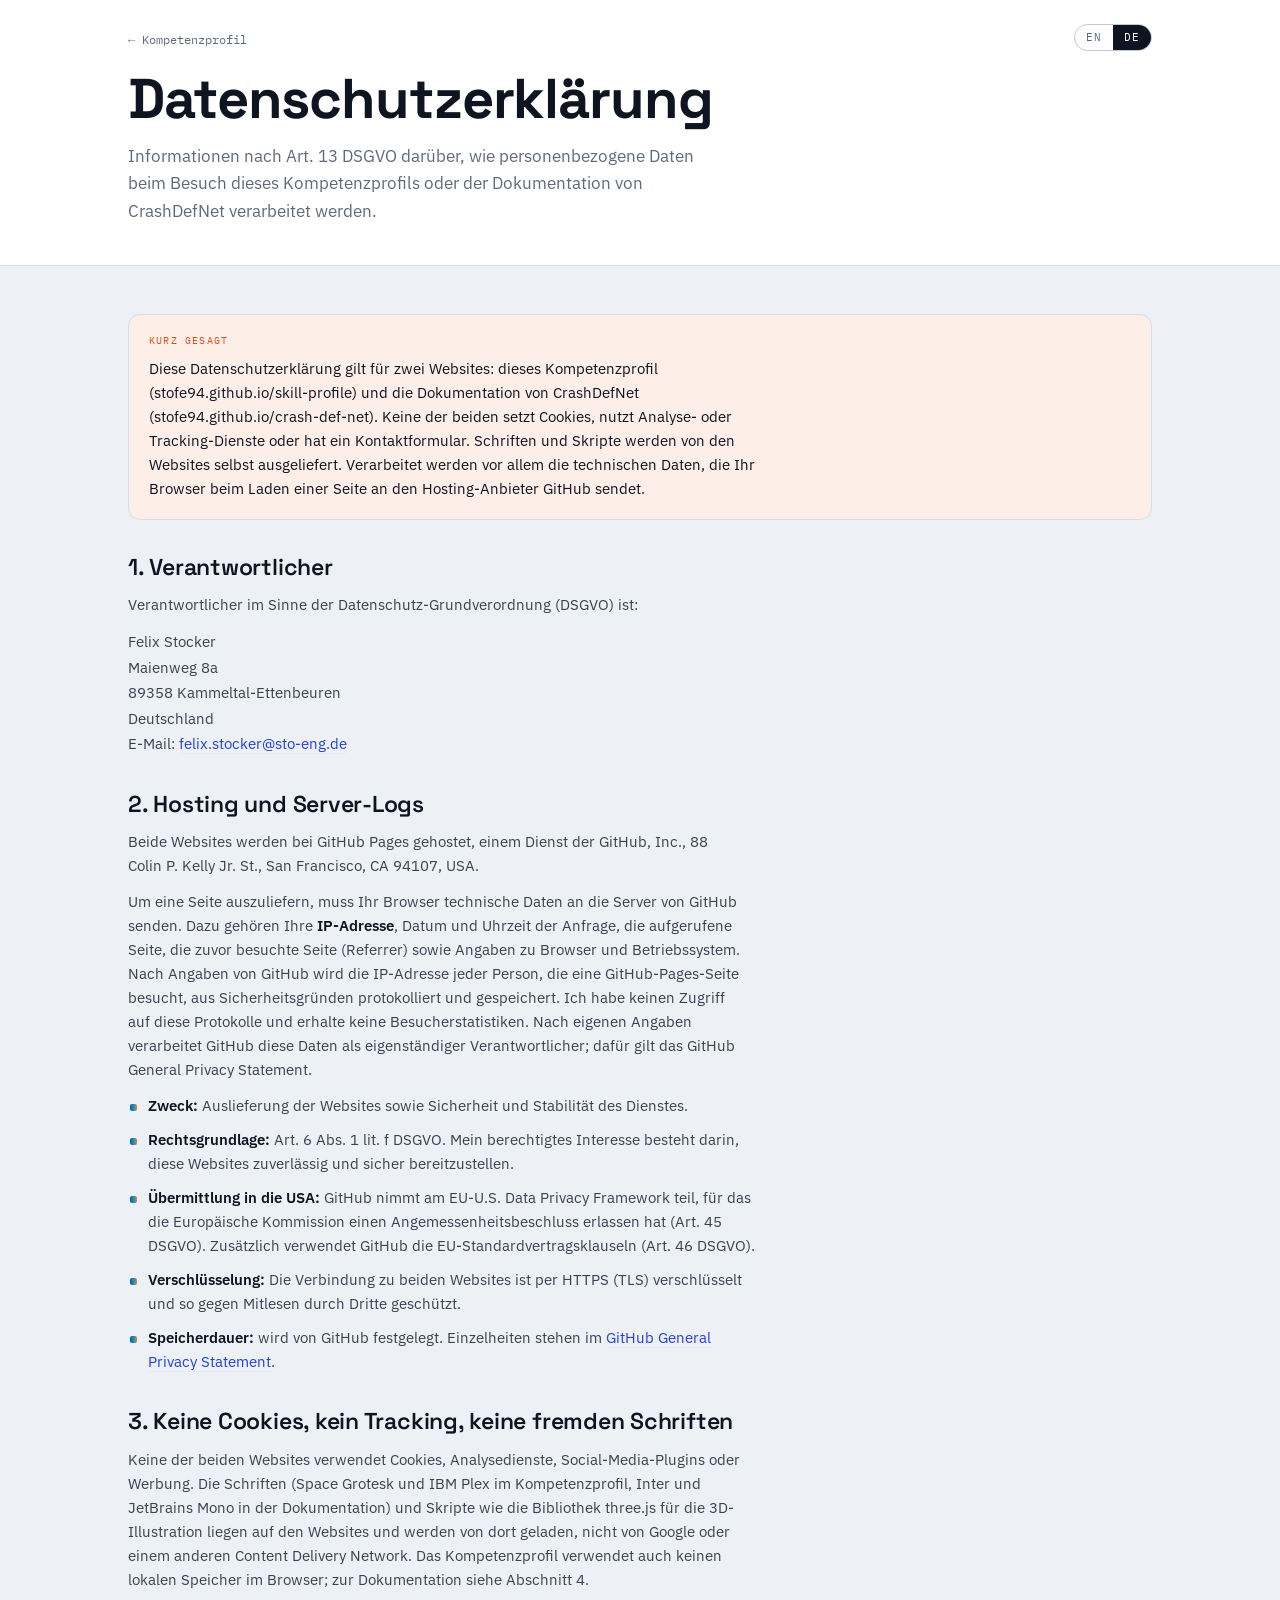
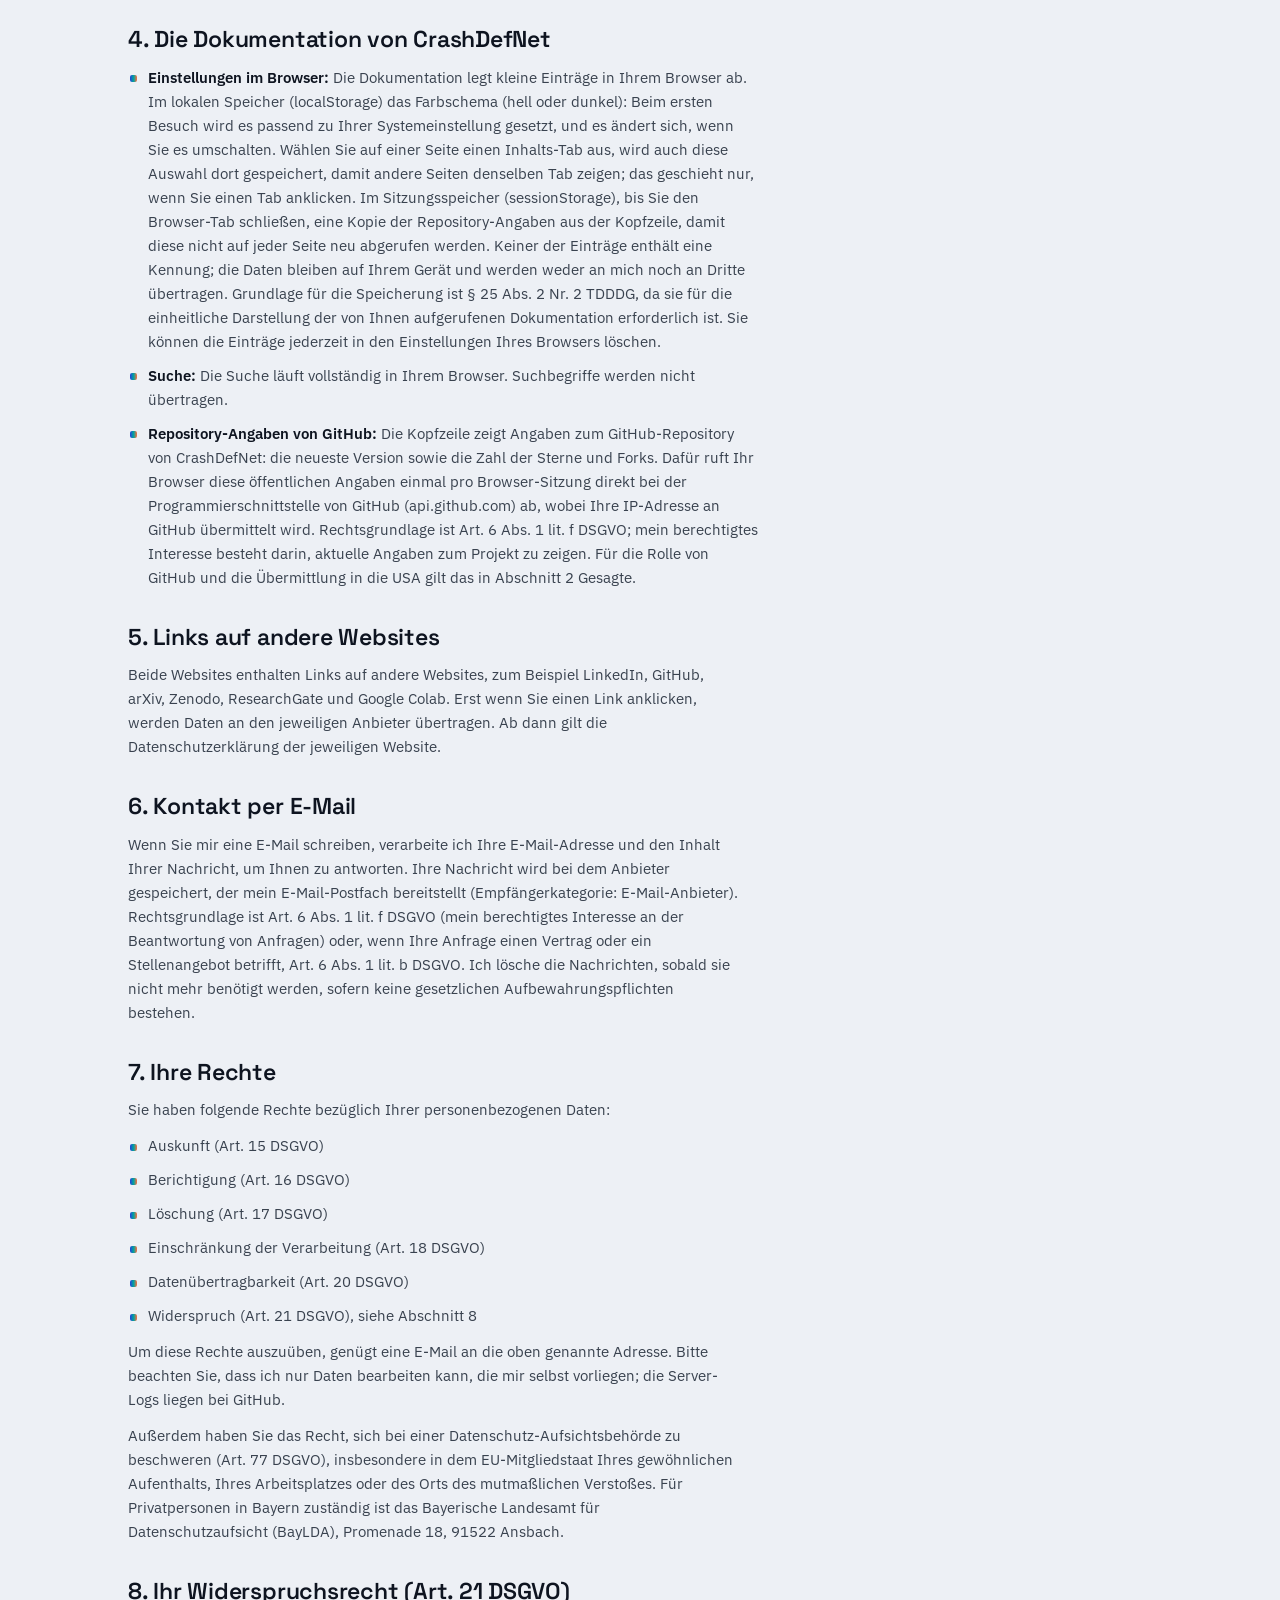
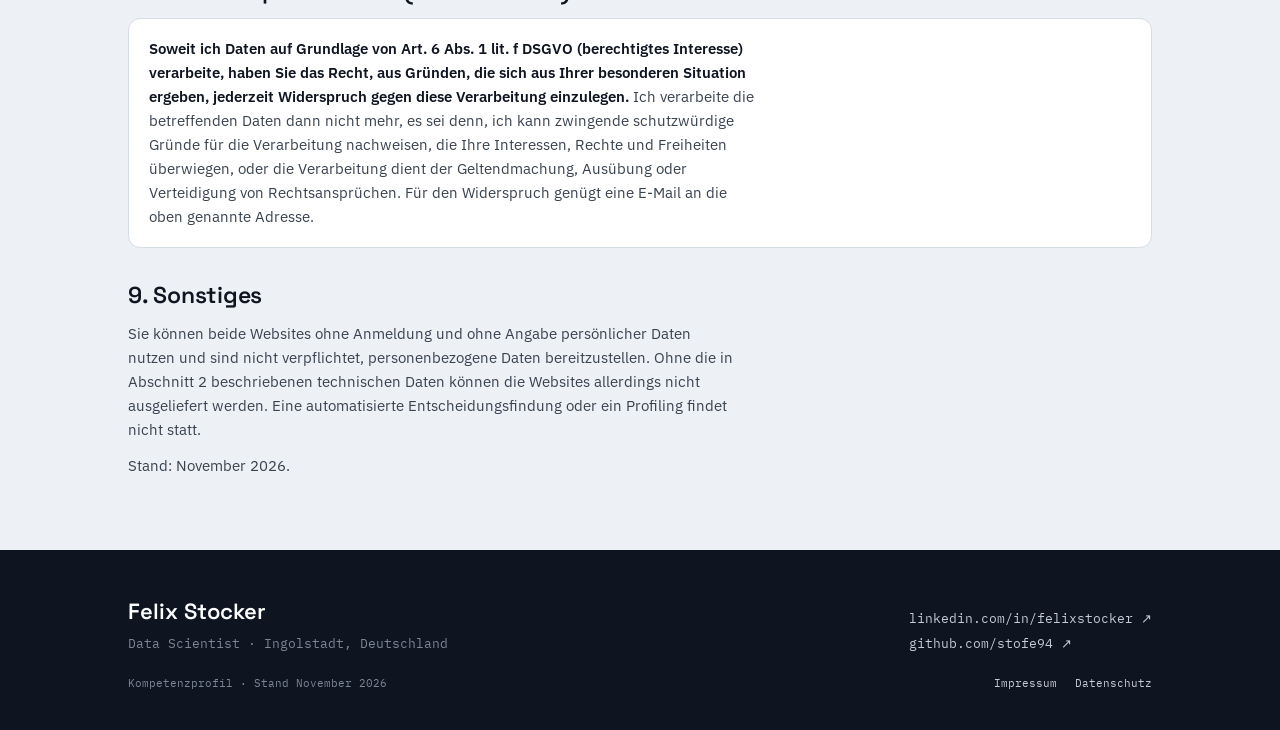
<file: de/datenschutz.html>
<!DOCTYPE html>
<html lang="de">
<head>
<meta charset="UTF-8">
<meta name="viewport" content="width=device-width, initial-scale=1.0, viewport-fit=cover">
<title>Datenschutzerklärung · Felix Stocker</title>
<meta name="description" content="Datenschutzerklärung des Kompetenzprofils und der CrashDefNet-Dokumentation von Felix Stocker.">
<meta name="robots" content="noindex">
<link rel="stylesheet" href="../fonts/fonts.css">
<link rel="stylesheet" href="../style.css">
</head>
<body>

<header class="page-head">
  <div class="wrap">
    <nav class="lang" aria-label="Sprache / Language"><a href="../privacy.html" hreflang="en" lang="en" title="English version">EN</a><span class="on" aria-current="true">DE</span></nav>
    <a class="back" href="index.html">← Kompetenzprofil</a>
    <h1 class="page-title">Datenschutz&shy;erklärung</h1>
    <p class="lede">Informationen nach Art. 13 DSGVO darüber, wie personenbezogene Daten beim Besuch dieses Kompetenzprofils oder der Dokumentation von CrashDefNet verarbeitet werden.</p>
  </div>
</header>

<main class="wrap doc legal">
  <div class="doc-main">

    <div class="status">
      <span class="lbl">Kurz gesagt</span>
      <p>Diese Datenschutzerklärung gilt für zwei Websites: dieses Kompetenzprofil (stofe94.github.io/skill-profile) und die Dokumentation von CrashDefNet (stofe94.github.io/crash-def-net). Keine der beiden setzt Cookies, nutzt Analyse- oder Tracking-Dienste oder hat ein Kontaktformular. Schriften und Skripte werden von den Websites selbst ausgeliefert. Verarbeitet werden vor allem die technischen Daten, die Ihr Browser beim Laden einer Seite an den Hosting-Anbieter GitHub sendet.</p>
    </div>

    <section>
      <h2>1. Verantwortlicher</h2>
      <p>Verantwortlicher im Sinne der Datenschutz-Grundverordnung (DSGVO) ist:</p>
      <address>
        Felix Stocker<br>
        Maienweg 8a<br>
        89358 Kammeltal-Ettenbeuren<br>
        Deutschland<br>
        E-Mail: <a href="mailto:felix.stocker@sto-eng.de">felix.stocker@sto-eng.de</a>
      </address>
    </section>

    <section>
      <h2>2. Hosting und Server-Logs</h2>
      <p>Beide Websites werden bei GitHub Pages gehostet, einem Dienst der GitHub, Inc., 88 Colin P. Kelly Jr. St., San Francisco, CA 94107, USA.</p>
      <p>Um eine Seite auszuliefern, muss Ihr Browser technische Daten an die Server von GitHub senden. Dazu gehören Ihre <strong>IP-Adresse</strong>, Datum und Uhrzeit der Anfrage, die aufgerufene Seite, die zuvor besuchte Seite (Referrer) sowie Angaben zu Browser und Betriebssystem. Nach Angaben von GitHub wird die IP-Adresse jeder Person, die eine GitHub-Pages-Seite besucht, aus Sicherheitsgründen protokolliert und gespeichert. Ich habe keinen Zugriff auf diese Protokolle und erhalte keine Besucherstatistiken. Nach eigenen Angaben verarbeitet GitHub diese Daten als eigenständiger Verantwortlicher; dafür gilt das GitHub General Privacy Statement.</p>
      <ul>
        <li><strong>Zweck:</strong> Auslieferung der Websites sowie Sicherheit und Stabilität des Dienstes.</li>
        <li><strong>Rechtsgrundlage:</strong> Art. 6 Abs. 1 lit. f DSGVO. Mein berechtigtes Interesse besteht darin, diese Websites zuverlässig und sicher bereitzustellen.</li>
        <li><strong>Übermittlung in die USA:</strong> GitHub nimmt am EU-U.S. Data Privacy Framework teil, für das die Europäische Kommission einen Angemessenheitsbeschluss erlassen hat (Art. 45 DSGVO). Zusätzlich verwendet GitHub die EU-Standardvertragsklauseln (Art. 46 DSGVO).</li>
        <li><strong>Verschlüsselung:</strong> Die Verbindung zu beiden Websites ist per HTTPS (TLS) verschlüsselt und so gegen Mitlesen durch Dritte geschützt.</li>
        <li><strong>Speicherdauer:</strong> wird von GitHub festgelegt. Einzelheiten stehen im <a href="https://docs.github.com/en/site-policy/privacy-policies/github-general-privacy-statement" target="_blank" rel="noopener">GitHub General Privacy Statement</a>.</li>
      </ul>
    </section>

    <section>
      <h2>3. Keine Cookies, kein Tracking, keine fremden Schriften</h2>
      <p>Keine der beiden Websites verwendet Cookies, Analysedienste, Social-Media-Plugins oder Werbung. Die Schriften (Space Grotesk und IBM Plex im Kompetenzprofil, Inter und JetBrains Mono in der Dokumentation) und Skripte wie die Bibliothek three.js für die 3D-Illustration liegen auf den Websites und werden von dort geladen, nicht von Google oder einem anderen Content Delivery Network. Das Kompetenzprofil verwendet auch keinen lokalen Speicher im Browser; zur Dokumentation siehe Abschnitt 4.</p>
    </section>

    <section>
      <h2>4. Die Dokumentation von CrashDefNet</h2>
      <ul>
        <li><strong>Einstellungen im Browser:</strong> Die Dokumentation legt kleine Einträge in Ihrem Browser ab. Im lokalen Speicher (localStorage) das Farbschema (hell oder dunkel): Beim ersten Besuch wird es passend zu Ihrer Systemeinstellung gesetzt, und es ändert sich, wenn Sie es umschalten. Wählen Sie auf einer Seite einen Inhalts-Tab aus, wird auch diese Auswahl dort gespeichert, damit andere Seiten denselben Tab zeigen; das geschieht nur, wenn Sie einen Tab anklicken. Im Sitzungsspeicher (sessionStorage), bis Sie den Browser-Tab schließen, eine Kopie der Repository-Angaben aus der Kopfzeile, damit diese nicht auf jeder Seite neu abgerufen werden. Keiner der Einträge enthält eine Kennung; die Daten bleiben auf Ihrem Gerät und werden weder an mich noch an Dritte übertragen. Grundlage für die Speicherung ist § 25 Abs. 2 Nr. 2 TDDDG, da sie für die einheitliche Darstellung der von Ihnen aufgerufenen Dokumentation erforderlich ist. Sie können die Einträge jederzeit in den Einstellungen Ihres Browsers löschen.</li>
        <li><strong>Suche:</strong> Die Suche läuft vollständig in Ihrem Browser. Suchbegriffe werden nicht übertragen.</li>
        <li><strong>Repository-Angaben von GitHub:</strong> Die Kopfzeile zeigt Angaben zum GitHub-Repository von CrashDefNet: die neueste Version sowie die Zahl der Sterne und Forks. Dafür ruft Ihr Browser diese öffentlichen Angaben einmal pro Browser-Sitzung direkt bei der Programmierschnittstelle von GitHub (api.github.com) ab, wobei Ihre IP-Adresse an GitHub übermittelt wird. Rechtsgrundlage ist Art. 6 Abs. 1 lit. f DSGVO; mein berechtigtes Interesse besteht darin, aktuelle Angaben zum Projekt zu zeigen. Für die Rolle von GitHub und die Übermittlung in die USA gilt das in Abschnitt 2 Gesagte.</li>
      </ul>
    </section>

    <section>
      <h2>5. Links auf andere Websites</h2>
      <p>Beide Websites enthalten Links auf andere Websites, zum Beispiel LinkedIn, GitHub, arXiv, Zenodo, ResearchGate und Google Colab. Erst wenn Sie einen Link anklicken, werden Daten an den jeweiligen Anbieter übertragen. Ab dann gilt die Datenschutzerklärung der jeweiligen Website.</p>
    </section>

    <section>
      <h2>6. Kontakt per E-Mail</h2>
      <p>Wenn Sie mir eine E-Mail schreiben, verarbeite ich Ihre E-Mail-Adresse und den Inhalt Ihrer Nachricht, um Ihnen zu antworten. Ihre Nachricht wird bei dem Anbieter gespeichert, der mein E-Mail-Postfach bereitstellt (Empfängerkategorie: E-Mail-Anbieter). Rechtsgrundlage ist Art. 6 Abs. 1 lit. f DSGVO (mein berechtigtes Interesse an der Beantwortung von Anfragen) oder, wenn Ihre Anfrage einen Vertrag oder ein Stellenangebot betrifft, Art. 6 Abs. 1 lit. b DSGVO. Ich lösche die Nachrichten, sobald sie nicht mehr benötigt werden, sofern keine gesetzlichen Aufbewahrungspflichten bestehen.</p>
    </section>

    <section>
      <h2>7. Ihre Rechte</h2>
      <p>Sie haben folgende Rechte bezüglich Ihrer personenbezogenen Daten:</p>
      <ul>
        <li>Auskunft (Art. 15 DSGVO)</li>
        <li>Berichtigung (Art. 16 DSGVO)</li>
        <li>Löschung (Art. 17 DSGVO)</li>
        <li>Einschränkung der Verarbeitung (Art. 18 DSGVO)</li>
        <li>Datenübertragbarkeit (Art. 20 DSGVO)</li>
        <li>Widerspruch (Art. 21 DSGVO), siehe Abschnitt 8</li>
      </ul>
      <p>Um diese Rechte auszuüben, genügt eine E-Mail an die oben genannte Adresse. Bitte beachten Sie, dass ich nur Daten bearbeiten kann, die mir selbst vorliegen; die Server-Logs liegen bei GitHub.</p>
      <p>Außerdem haben Sie das Recht, sich bei einer Datenschutz-Aufsichtsbehörde zu beschweren (Art. 77 DSGVO), insbesondere in dem EU-Mitgliedstaat Ihres gewöhnlichen Aufenthalts, Ihres Arbeitsplatzes oder des Orts des mutmaßlichen Verstoßes. Für Privatpersonen in Bayern zuständig ist das Bayerische Landesamt für Datenschutzaufsicht (BayLDA), Promenade 18, 91522 Ansbach.</p>
    </section>

    <section>
      <h2>8. Ihr Widerspruchsrecht (Art. 21 DSGVO)</h2>
      <div class="callout">
        <p><strong>Soweit ich Daten auf Grundlage von Art. 6 Abs. 1 lit. f DSGVO (berechtigtes Interesse) verarbeite, haben Sie das Recht, aus Gründen, die sich aus Ihrer besonderen Situation ergeben, jederzeit Widerspruch gegen diese Verarbeitung einzulegen.</strong> Ich verarbeite die betreffenden Daten dann nicht mehr, es sei denn, ich kann zwingende schutzwürdige Gründe für die Verarbeitung nachweisen, die Ihre Interessen, Rechte und Freiheiten überwiegen, oder die Verarbeitung dient der Geltendmachung, Ausübung oder Verteidigung von Rechtsansprüchen. Für den Widerspruch genügt eine E-Mail an die oben genannte Adresse.</p>
      </div>
    </section>

    <section>
      <h2>9. Sonstiges</h2>
      <p>Sie können beide Websites ohne Anmeldung und ohne Angabe persönlicher Daten nutzen und sind nicht verpflichtet, personenbezogene Daten bereitzustellen. Ohne die in Abschnitt 2 beschriebenen technischen Daten können die Websites allerdings nicht ausgeliefert werden. Eine automatisierte Entscheidungsfindung oder ein Profiling findet nicht statt.</p>
      <p>Stand: November 2026.</p>
    </section>

  </div>
</main>

<footer>
  <div class="wrap">
    <div>
      <div class="foot-name">Felix Stocker</div>
      <div class="foot-role">Data Scientist · Ingolstadt, Deutschland</div>
    </div>
    <div class="foot-links">
      <a href="https://www.linkedin.com/in/felixstocker/" target="_blank" rel="noopener">linkedin.com/in/felixstocker ↗</a>
      <a href="https://github.com/stofe94" target="_blank" rel="noopener">github.com/stofe94 ↗</a>
    </div>
    <div class="foot-note">Kompetenzprofil · Stand November 2026 <span class="foot-legal"><a href="impressum.html">Impressum</a><a href="datenschutz.html">Datenschutz</a></span></div>
  </div>
</footer>

</body>
</html>
</file>
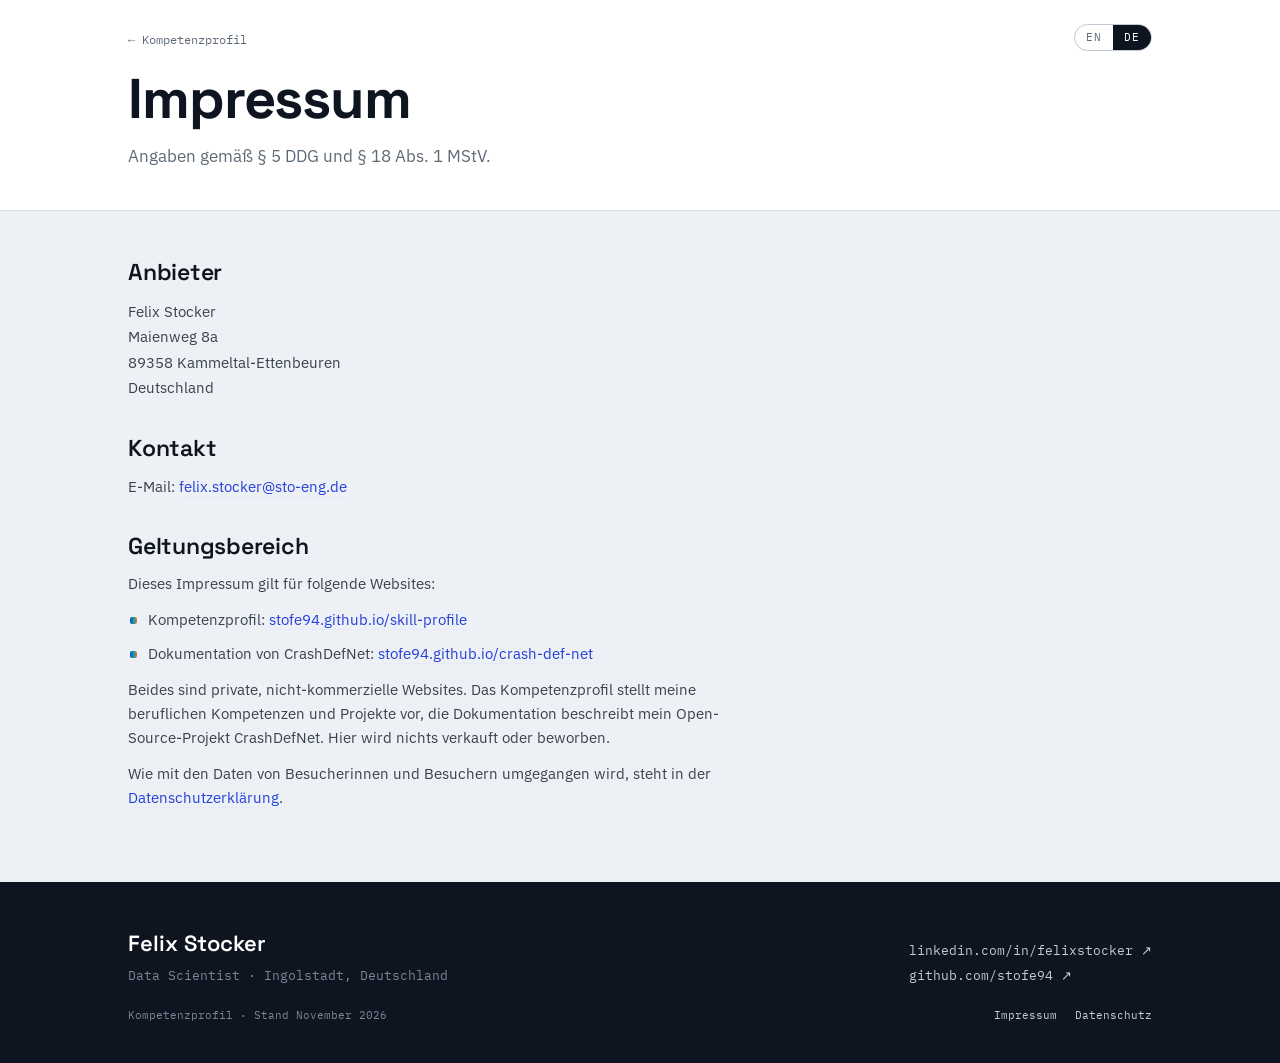
<file: de/impressum.html>
<!DOCTYPE html>
<html lang="de">
<head>
<meta charset="UTF-8">
<meta name="viewport" content="width=device-width, initial-scale=1.0, viewport-fit=cover">
<title>Impressum · Felix Stocker</title>
<meta name="description" content="Impressum des Kompetenzprofils und der CrashDefNet-Dokumentation von Felix Stocker.">
<meta name="robots" content="noindex">
<link rel="stylesheet" href="../fonts/fonts.css">
<link rel="stylesheet" href="../style.css">
</head>
<body>

<header class="page-head">
  <div class="wrap">
    <nav class="lang" aria-label="Sprache / Language"><a href="../impressum.html" hreflang="en" lang="en" title="English version">EN</a><span class="on" aria-current="true">DE</span></nav>
    <a class="back" href="index.html">← Kompetenzprofil</a>
    <h1 class="page-title">Impressum</h1>
    <p class="lede">Angaben gemäß § 5 DDG und § 18 Abs. 1 MStV.</p>
  </div>
</header>

<main class="wrap doc legal">
  <div class="doc-main">

    <section>
      <h2>Anbieter</h2>
      <address>
        Felix Stocker<br>
        Maienweg 8a<br>
        89358 Kammeltal-Ettenbeuren<br>
        Deutschland
      </address>
    </section>

    <section>
      <h2>Kontakt</h2>
      <p>E-Mail: <a href="mailto:felix.stocker@sto-eng.de">felix.stocker@sto-eng.de</a></p>
    </section>

    <section>
      <h2>Geltungsbereich</h2>
      <p>Dieses Impressum gilt für folgende Websites:</p>
      <ul>
        <li>Kompetenzprofil: <a href="https://stofe94.github.io/skill-profile/de/">stofe94.github.io/skill-profile</a></li>
        <li>Dokumentation von CrashDefNet: <a href="https://stofe94.github.io/crash-def-net/">stofe94.github.io/crash-def-net</a></li>
      </ul>
      <p>Beides sind private, nicht-kommerzielle Websites. Das Kompetenzprofil stellt meine beruflichen Kompetenzen und Projekte vor, die Dokumentation beschreibt mein Open-Source-Projekt CrashDefNet. Hier wird nichts verkauft oder beworben.</p>
      <p>Wie mit den Daten von Besucherinnen und Besuchern umgegangen wird, steht in der <a href="datenschutz.html">Datenschutzerklärung</a>.</p>
    </section>

  </div>
</main>

<footer>
  <div class="wrap">
    <div>
      <div class="foot-name">Felix Stocker</div>
      <div class="foot-role">Data Scientist · Ingolstadt, Deutschland</div>
    </div>
    <div class="foot-links">
      <a href="https://www.linkedin.com/in/felixstocker/" target="_blank" rel="noopener">linkedin.com/in/felixstocker ↗</a>
      <a href="https://github.com/stofe94" target="_blank" rel="noopener">github.com/stofe94 ↗</a>
    </div>
    <div class="foot-note">Kompetenzprofil · Stand November 2026 <span class="foot-legal"><a href="impressum.html">Impressum</a><a href="datenschutz.html">Datenschutz</a></span></div>
  </div>
</footer>

</body>
</html>
</file>
<file: fonts/fonts.css>
/* Self-hosted web fonts (SIL Open Font License 1.1): Space Grotesk, IBM Plex Sans, IBM Plex Mono.
   Served from this site so that no visitor data goes to Google. */

/* IBM Plex Mono · latin-ext */
@font-face {
  font-family: 'IBM Plex Mono';
  font-style: normal;
  font-weight: 400;
  font-display: swap;
  src: url(ibm-plex-mono-latin-ext-400.woff2) format('woff2');
  unicode-range: U+0100-02BA, U+02BD-02C5, U+02C7-02CC, U+02CE-02D7, U+02DD-02FF, U+0304, U+0308, U+0329, U+1D00-1DBF, U+1E00-1E9F, U+1EF2-1EFF, U+2020, U+20A0-20AB, U+20AD-20C4, U+2113, U+2C60-2C7F, U+A720-A7FF;
}

/* IBM Plex Mono · latin */
@font-face {
  font-family: 'IBM Plex Mono';
  font-style: normal;
  font-weight: 400;
  font-display: swap;
  src: url(ibm-plex-mono-latin-400.woff2) format('woff2');
  unicode-range: U+0000-00FF, U+0131, U+0152-0153, U+02BB-02BC, U+02C6, U+02DA, U+02DC, U+0304, U+0308, U+0329, U+2000-206F, U+20AC, U+2122, U+2191, U+2193, U+2212, U+2215, U+FEFF, U+FFFD;
}

/* IBM Plex Mono · latin-ext */
@font-face {
  font-family: 'IBM Plex Mono';
  font-style: normal;
  font-weight: 500;
  font-display: swap;
  src: url(ibm-plex-mono-latin-ext-500.woff2) format('woff2');
  unicode-range: U+0100-02BA, U+02BD-02C5, U+02C7-02CC, U+02CE-02D7, U+02DD-02FF, U+0304, U+0308, U+0329, U+1D00-1DBF, U+1E00-1E9F, U+1EF2-1EFF, U+2020, U+20A0-20AB, U+20AD-20C4, U+2113, U+2C60-2C7F, U+A720-A7FF;
}

/* IBM Plex Mono · latin */
@font-face {
  font-family: 'IBM Plex Mono';
  font-style: normal;
  font-weight: 500;
  font-display: swap;
  src: url(ibm-plex-mono-latin-500.woff2) format('woff2');
  unicode-range: U+0000-00FF, U+0131, U+0152-0153, U+02BB-02BC, U+02C6, U+02DA, U+02DC, U+0304, U+0308, U+0329, U+2000-206F, U+20AC, U+2122, U+2191, U+2193, U+2212, U+2215, U+FEFF, U+FFFD;
}

/* IBM Plex Mono · latin-ext */
@font-face {
  font-family: 'IBM Plex Mono';
  font-style: normal;
  font-weight: 600;
  font-display: swap;
  src: url(ibm-plex-mono-latin-ext-600.woff2) format('woff2');
  unicode-range: U+0100-02BA, U+02BD-02C5, U+02C7-02CC, U+02CE-02D7, U+02DD-02FF, U+0304, U+0308, U+0329, U+1D00-1DBF, U+1E00-1E9F, U+1EF2-1EFF, U+2020, U+20A0-20AB, U+20AD-20C4, U+2113, U+2C60-2C7F, U+A720-A7FF;
}

/* IBM Plex Mono · latin */
@font-face {
  font-family: 'IBM Plex Mono';
  font-style: normal;
  font-weight: 600;
  font-display: swap;
  src: url(ibm-plex-mono-latin-600.woff2) format('woff2');
  unicode-range: U+0000-00FF, U+0131, U+0152-0153, U+02BB-02BC, U+02C6, U+02DA, U+02DC, U+0304, U+0308, U+0329, U+2000-206F, U+20AC, U+2122, U+2191, U+2193, U+2212, U+2215, U+FEFF, U+FFFD;
}

/* IBM Plex Sans · latin-ext */
@font-face {
  font-family: 'IBM Plex Sans';
  font-style: normal;
  font-weight: 400;
  font-stretch: 100%;
  font-display: swap;
  src: url(ibm-plex-sans-latin-ext.woff2) format('woff2');
  unicode-range: U+0100-02BA, U+02BD-02C5, U+02C7-02CC, U+02CE-02D7, U+02DD-02FF, U+0304, U+0308, U+0329, U+1D00-1DBF, U+1E00-1E9F, U+1EF2-1EFF, U+2020, U+20A0-20AB, U+20AD-20C4, U+2113, U+2C60-2C7F, U+A720-A7FF;
}

/* IBM Plex Sans · latin */
@font-face {
  font-family: 'IBM Plex Sans';
  font-style: normal;
  font-weight: 400;
  font-stretch: 100%;
  font-display: swap;
  src: url(ibm-plex-sans-latin.woff2) format('woff2');
  unicode-range: U+0000-00FF, U+0131, U+0152-0153, U+02BB-02BC, U+02C6, U+02DA, U+02DC, U+0304, U+0308, U+0329, U+2000-206F, U+20AC, U+2122, U+2191, U+2193, U+2212, U+2215, U+FEFF, U+FFFD;
}

/* IBM Plex Sans · latin-ext */
@font-face {
  font-family: 'IBM Plex Sans';
  font-style: normal;
  font-weight: 500;
  font-stretch: 100%;
  font-display: swap;
  src: url(ibm-plex-sans-latin-ext.woff2) format('woff2');
  unicode-range: U+0100-02BA, U+02BD-02C5, U+02C7-02CC, U+02CE-02D7, U+02DD-02FF, U+0304, U+0308, U+0329, U+1D00-1DBF, U+1E00-1E9F, U+1EF2-1EFF, U+2020, U+20A0-20AB, U+20AD-20C4, U+2113, U+2C60-2C7F, U+A720-A7FF;
}

/* IBM Plex Sans · latin */
@font-face {
  font-family: 'IBM Plex Sans';
  font-style: normal;
  font-weight: 500;
  font-stretch: 100%;
  font-display: swap;
  src: url(ibm-plex-sans-latin.woff2) format('woff2');
  unicode-range: U+0000-00FF, U+0131, U+0152-0153, U+02BB-02BC, U+02C6, U+02DA, U+02DC, U+0304, U+0308, U+0329, U+2000-206F, U+20AC, U+2122, U+2191, U+2193, U+2212, U+2215, U+FEFF, U+FFFD;
}

/* IBM Plex Sans · latin-ext */
@font-face {
  font-family: 'IBM Plex Sans';
  font-style: normal;
  font-weight: 600;
  font-stretch: 100%;
  font-display: swap;
  src: url(ibm-plex-sans-latin-ext.woff2) format('woff2');
  unicode-range: U+0100-02BA, U+02BD-02C5, U+02C7-02CC, U+02CE-02D7, U+02DD-02FF, U+0304, U+0308, U+0329, U+1D00-1DBF, U+1E00-1E9F, U+1EF2-1EFF, U+2020, U+20A0-20AB, U+20AD-20C4, U+2113, U+2C60-2C7F, U+A720-A7FF;
}

/* IBM Plex Sans · latin */
@font-face {
  font-family: 'IBM Plex Sans';
  font-style: normal;
  font-weight: 600;
  font-stretch: 100%;
  font-display: swap;
  src: url(ibm-plex-sans-latin.woff2) format('woff2');
  unicode-range: U+0000-00FF, U+0131, U+0152-0153, U+02BB-02BC, U+02C6, U+02DA, U+02DC, U+0304, U+0308, U+0329, U+2000-206F, U+20AC, U+2122, U+2191, U+2193, U+2212, U+2215, U+FEFF, U+FFFD;
}

/* Space Grotesk · latin-ext */
@font-face {
  font-family: 'Space Grotesk';
  font-style: normal;
  font-weight: 500;
  font-display: swap;
  src: url(space-grotesk-latin-ext.woff2) format('woff2');
  unicode-range: U+0100-02BA, U+02BD-02C5, U+02C7-02CC, U+02CE-02D7, U+02DD-02FF, U+0304, U+0308, U+0329, U+1D00-1DBF, U+1E00-1E9F, U+1EF2-1EFF, U+2020, U+20A0-20AB, U+20AD-20C4, U+2113, U+2C60-2C7F, U+A720-A7FF;
}

/* Space Grotesk · latin */
@font-face {
  font-family: 'Space Grotesk';
  font-style: normal;
  font-weight: 500;
  font-display: swap;
  src: url(space-grotesk-latin.woff2) format('woff2');
  unicode-range: U+0000-00FF, U+0131, U+0152-0153, U+02BB-02BC, U+02C6, U+02DA, U+02DC, U+0304, U+0308, U+0329, U+2000-206F, U+20AC, U+2122, U+2191, U+2193, U+2212, U+2215, U+FEFF, U+FFFD;
}

/* Space Grotesk · latin-ext */
@font-face {
  font-family: 'Space Grotesk';
  font-style: normal;
  font-weight: 600;
  font-display: swap;
  src: url(space-grotesk-latin-ext.woff2) format('woff2');
  unicode-range: U+0100-02BA, U+02BD-02C5, U+02C7-02CC, U+02CE-02D7, U+02DD-02FF, U+0304, U+0308, U+0329, U+1D00-1DBF, U+1E00-1E9F, U+1EF2-1EFF, U+2020, U+20A0-20AB, U+20AD-20C4, U+2113, U+2C60-2C7F, U+A720-A7FF;
}

/* Space Grotesk · latin */
@font-face {
  font-family: 'Space Grotesk';
  font-style: normal;
  font-weight: 600;
  font-display: swap;
  src: url(space-grotesk-latin.woff2) format('woff2');
  unicode-range: U+0000-00FF, U+0131, U+0152-0153, U+02BB-02BC, U+02C6, U+02DA, U+02DC, U+0304, U+0308, U+0329, U+2000-206F, U+20AC, U+2122, U+2191, U+2193, U+2212, U+2215, U+FEFF, U+FFFD;
}

/* Space Grotesk · latin-ext */
@font-face {
  font-family: 'Space Grotesk';
  font-style: normal;
  font-weight: 700;
  font-display: swap;
  src: url(space-grotesk-latin-ext.woff2) format('woff2');
  unicode-range: U+0100-02BA, U+02BD-02C5, U+02C7-02CC, U+02CE-02D7, U+02DD-02FF, U+0304, U+0308, U+0329, U+1D00-1DBF, U+1E00-1E9F, U+1EF2-1EFF, U+2020, U+20A0-20AB, U+20AD-20C4, U+2113, U+2C60-2C7F, U+A720-A7FF;
}

/* Space Grotesk · latin */
@font-face {
  font-family: 'Space Grotesk';
  font-style: normal;
  font-weight: 700;
  font-display: swap;
  src: url(space-grotesk-latin.woff2) format('woff2');
  unicode-range: U+0000-00FF, U+0131, U+0152-0153, U+02BB-02BC, U+02C6, U+02DA, U+02DC, U+0304, U+0308, U+0329, U+2000-206F, U+20AC, U+2122, U+2191, U+2193, U+2212, U+2215, U+FEFF, U+FFFD;
}
</file>
<file: style.css>
/* Layout: one 1080px column. White hero with a live FE-mesh graph, then paper-toned bands per section.
   Projects split into "open source" (feature card + pair) and "professional" (note, 2x2 grid, then the process-simulation subsection).
   Project pages: header band, full-width figure, then a reading column with a facts sidebar. */
:root{
  --ink:#0E1420;
  --text:#39424F;
  --muted:#5F6A78;
  --muted-2:#8A94A2;
  --paper:#EDF0F5;
  --paper-2:#E6EAF1;
  --surface:#FFFFFF;
  --surface-2:#F7F9FC;
  --line:#D6DDE6;
  --line-strong:#BFC8D4;
  --cool:#2540D9;
  --cool-soft:#E6EAFB;
  --teal:#00857E;
  --hot:#D9501F;
  --hot-soft:#FDEEE7;
  --on-accent:#FFFFFF;
  --figure:#FCFCFB;
  --figure-ink:#5F6A78;
  --foot:#0E1420;
  --foot-hi:#FFFFFF;
  --foot-fg:#C4CCD6;
  --foot-dim:#7C8796;
  --grad:linear-gradient(90deg,#2540D9 0%,#00A69C 52%,#FF6A3D 100%);
  --shadow:0 1px 2px rgba(14,20,32,.04),0 8px 24px rgba(14,20,32,.06);
  --f-display:"Space Grotesk",system-ui,-apple-system,"Segoe UI",sans-serif;
  --f-body:"IBM Plex Sans",system-ui,-apple-system,"Segoe UI",sans-serif;
  --f-mono:"IBM Plex Mono",ui-monospace,SFMono-Regular,Menlo,Consolas,monospace;
  color-scheme:light;
}
@media (prefers-color-scheme: dark){
  :root:not([data-theme="light"]){
    --ink:#E9EDF3; --text:#BAC3CF; --muted:#97A2B1; --muted-2:#6F7B8C;
    --paper:#0B1018; --paper-2:#0E141E; --surface:#131A26; --surface-2:#101722;
    --line:#222C3B; --line-strong:#344157;
    --cool:#8698FF; --cool-soft:#1B2547; --teal:#3CC9BE; --hot:#FF8B64; --hot-soft:#2A1A14;
    --on-accent:#0B1018; --figure:#FCFCFB;
    --foot:#070B11; --foot-fg:#B5BFCB; --foot-dim:#6F7B8C;
    --shadow:0 1px 2px rgba(0,0,0,.35),0 8px 24px rgba(0,0,0,.25);
    color-scheme:dark;
  }
}
:root[data-theme="dark"]{
  --ink:#E9EDF3; --text:#BAC3CF; --muted:#97A2B1; --muted-2:#6F7B8C;
  --paper:#0B1018; --paper-2:#0E141E; --surface:#131A26; --surface-2:#101722;
  --line:#222C3B; --line-strong:#344157;
  --cool:#8698FF; --cool-soft:#1B2547; --teal:#3CC9BE; --hot:#FF8B64; --hot-soft:#2A1A14;
  --on-accent:#0B1018; --figure:#FCFCFB;
  --foot:#070B11; --foot-fg:#B5BFCB; --foot-dim:#6F7B8C;
  --shadow:0 1px 2px rgba(0,0,0,.35),0 8px 24px rgba(0,0,0,.25);
  color-scheme:dark;
}

*{box-sizing:border-box;margin:0;padding:0}
html{scroll-behavior:smooth}
body{
  font-family:var(--f-body);font-size:15px;line-height:1.6;
  background:var(--paper);color:var(--ink);
  -webkit-font-smoothing:antialiased;text-rendering:optimizeLegibility;
}
img{max-width:100%;height:auto;display:block}
a{color:inherit}
a:focus-visible{outline:2px solid var(--cool);outline-offset:3px;border-radius:3px}
::selection{background:var(--cool);color:var(--on-accent)}
h1,h2,h3,h4{text-wrap:balance}
.wrap{max-width:1080px;margin:0 auto;padding-inline:28px}
.mono{font-family:var(--f-mono)}

.eyebrow{font-family:var(--f-mono);font-size:11px;letter-spacing:.2em;text-transform:uppercase;color:var(--muted);display:inline-flex;align-items:center;gap:9px}
.eyebrow::before{content:"";width:22px;height:1px;background:var(--line-strong)}

/* ---------- badges, chips, tags ---------- */
.kinds{display:flex;flex-wrap:wrap;gap:6px;align-items:center}
.kind{font-family:var(--f-mono);font-size:10.5px;letter-spacing:.06em;text-transform:uppercase;padding:3px 9px;border-radius:100px;border:1px solid var(--line-strong);color:var(--muted);white-space:nowrap}
.kind.os{color:var(--cool);background:var(--cool-soft);border-color:transparent}
.kind.pro{color:var(--ink);background:var(--surface-2)}
.kind.warn{color:var(--hot);background:var(--hot-soft);border-color:transparent}
.tags{display:flex;flex-wrap:wrap;gap:6px}
.tag{font-family:var(--f-mono);font-size:10.5px;letter-spacing:.02em;padding:3px 8px;border:1px solid var(--line-strong);border-radius:100px;color:var(--muted)}
.chip{font-family:var(--f-mono);font-size:11px;font-weight:500;padding:2px 8px;border-radius:6px;border:1px solid var(--line-strong);color:var(--ink);background:transparent;text-decoration:none;transition:transform .12s,border-color .12s}
.chip.os{background:var(--cool);border-color:var(--cool);color:var(--on-accent)}
a.chip:hover{transform:translateY(-1px);border-color:var(--cool)}
.lbl{font-family:var(--f-mono);font-size:10px;letter-spacing:.12em;text-transform:uppercase;color:var(--muted-2)}

/* ---------- buttons ---------- */
.actions{display:flex;flex-wrap:wrap;gap:10px;align-items:center}
.btn{display:inline-flex;align-items:center;gap:8px;font-family:var(--f-mono);font-size:12.5px;font-weight:500;text-decoration:none;padding:8px 14px;border-radius:8px;border:1px solid var(--ink);background:var(--ink);color:var(--surface);transition:transform .12s,background .12s}
.btn:hover{transform:translateY(-1px)}
.btn.ghost{background:transparent;color:var(--ink);border-color:var(--line-strong)}
.btn.ghost:hover{border-color:var(--cool);color:var(--cool)}

/* ---------- hero ---------- */
.hero{background:var(--surface);border-bottom:1px solid var(--line);overflow:hidden}
.hero-grid{display:grid;grid-template-columns:1.05fr .95fr;gap:40px;align-items:center;padding-block:72px 64px}
.hero-grid > *{min-width:0}
.hero-name{font-family:var(--f-display);font-weight:700;font-size:clamp(40px,6vw,68px);line-height:.98;letter-spacing:-.02em;margin-top:18px}
.hero-role{font-family:var(--f-display);font-weight:500;font-size:clamp(17px,2.4vw,22px);margin-top:14px}
.hero-role .dot{color:var(--hot)}
.hero-thesis{margin-top:20px;max-width:52ch;color:var(--muted);font-size:16px}
.hero-thesis strong{color:var(--ink);font-weight:600}
.hero-vis{position:relative;aspect-ratio:1/.82;max-width:100%;min-height:240px}
#mesh{width:100%;height:100%;display:block}

.statrow{border-top:1px solid var(--line);background:var(--surface)}
.statrow .wrap{display:grid;grid-template-columns:repeat(5,1fr);padding-inline:0}
.stat{padding:20px 26px;border-right:1px solid var(--line);min-width:0}
.stat:last-child{border-right:none}
.stat .n{font-family:var(--f-display);font-weight:600;font-size:28px;letter-spacing:-.01em;font-variant-numeric:tabular-nums}
.stat .l{font-family:var(--f-mono);font-size:11px;letter-spacing:.03em;color:var(--muted);margin-top:2px}

/* ---------- sections ---------- */
section{padding-block:68px}
.band{background:linear-gradient(180deg,var(--paper),var(--paper-2))}
.sec-head{display:flex;align-items:flex-end;justify-content:space-between;gap:12px 28px;flex-wrap:wrap;margin-bottom:32px}
.sec-head > *{min-width:0}
.sec-title{font-family:var(--f-display);font-weight:600;font-size:clamp(24px,3.4vw,34px);letter-spacing:-.015em;line-height:1.08;margin-top:8px}
.sec-note{color:var(--muted);font-size:14px;max-width:46ch}
.sec-note .chip{font-size:10px;padding:1px 6px;vertical-align:1px}

/* ---------- skill areas ---------- */
.comp-grid{display:grid;grid-template-columns:repeat(2,minmax(0,1fr));gap:1px;background:var(--line);border:1px solid var(--line);border-radius:14px;overflow:hidden}
.comp{background:var(--surface);padding:24px 26px 20px;display:flex;flex-direction:column;gap:11px}
.comp-top{display:flex;align-items:baseline;gap:14px}
.comp-idx{font-family:var(--f-mono);font-size:12px;color:var(--muted-2);min-width:22px}
.comp-name{font-family:var(--f-display);font-weight:600;font-size:18px;letter-spacing:-.01em;line-height:1.2}
.comp-body{font-size:14px;color:var(--muted);flex:1}
.evid{display:flex;flex-wrap:wrap;gap:6px;align-items:center;margin-top:3px;padding-top:13px;border-top:1px dashed var(--line-strong)}
.evid .lbl{margin-right:4px}

/* ---------- project cards ---------- */
.card{background:var(--surface);border:1px solid var(--line);border-radius:16px;box-shadow:var(--shadow);overflow:hidden;scroll-margin-top:24px;min-width:0}
.card-body{padding:26px 28px;display:flex;flex-direction:column;gap:12px;min-width:0}
.card-top{display:flex;flex-wrap:wrap;gap:8px 10px;align-items:center}
.pid{font-family:var(--f-mono);font-weight:600;font-size:11.5px;letter-spacing:.05em;padding:4px 9px;border-radius:7px;background:var(--ink);color:var(--surface)}
.pid.os{background:var(--cool);color:var(--on-accent)}
.card h3{font-family:var(--f-display);font-weight:600;font-size:22px;letter-spacing:-.01em;line-height:1.15}
.card .sub{font-size:14px;color:var(--muted);margin-top:-6px}
.card p{font-size:14.5px;color:var(--text);max-width:68ch}
.facts{display:flex;flex-wrap:wrap;gap:4px 16px;font-family:var(--f-mono);font-size:11.5px;color:var(--muted)}
.facts span{white-space:nowrap}
.facts span::before{content:"· ";color:var(--muted-2)}
.facts span:first-child::before{content:""}
.card .actions{margin-top:4px}

.feature{display:grid;grid-template-columns:minmax(0,1fr) minmax(0,1.05fr);align-items:stretch}
.feature .card-body{padding:30px 30px 28px}
.feature h3{font-size:30px}
.feature-fig{background:var(--surface-2);border-left:1px solid var(--line);display:flex;flex-direction:column;justify-content:center;padding:18px;gap:10px}
.feature-fig figcaption{font-size:12px;color:var(--muted)}
.os-pair{display:grid;grid-template-columns:repeat(2,minmax(0,1fr));gap:22px;margin-top:22px}

.note{display:grid;grid-template-columns:auto minmax(0,1fr);gap:6px 18px;align-items:baseline;background:var(--surface);border:1px dashed var(--line-strong);border-radius:12px;padding:16px 20px;margin-bottom:22px}
.note p{font-size:14px;color:var(--text);max-width:80ch}
.pro-grid{display:grid;grid-template-columns:repeat(2,minmax(0,1fr));gap:22px}
.pro .card-body{padding:22px 24px;gap:10px}
.pro h3{font-size:19px}
.pro p{font-size:14px}
.pro .tags{margin-top:auto;padding-top:6px}
.pro.wide{grid-column:1/-1}

/* process-simulation subsection below the professional cards: lede, three steps joined by arrows, foot line */
.subsec{margin-top:52px;padding-top:40px;border-top:1px solid var(--line);scroll-margin-top:24px}
.subsec-head{display:flex;flex-direction:column;gap:10px;margin-bottom:24px}
.subsec-title{font-family:var(--f-display);font-weight:600;font-size:clamp(21px,2.8vw,26px);letter-spacing:-.01em;line-height:1.15;display:flex;flex-wrap:wrap;align-items:center;gap:8px 12px}
.subsec-lede{font-size:14.5px;color:var(--text);max-width:80ch}
.steps{list-style:none;display:grid;grid-template-columns:repeat(3,minmax(0,1fr));gap:26px}
.step{position:relative;overflow:visible}
.step:not(:last-child)::after{content:"→";position:absolute;right:-19px;top:50%;transform:translateY(-50%);font-size:14px;color:var(--muted-2)}
.step .card-body{padding:22px 24px;gap:10px;height:100%}
.step h4{font-family:var(--f-display);font-weight:600;font-size:17.5px;letter-spacing:-.01em;line-height:1.2}
.step p{font-size:14px}
.step .actions{margin-top:auto;padding-top:4px}
.step-top{display:flex;align-items:baseline;gap:10px}
.step-n{font-family:var(--f-mono);font-size:12px;color:var(--muted-2)}
.step-ctx{font-family:var(--f-mono);font-size:10.5px;letter-spacing:.06em;text-transform:uppercase;color:var(--muted);line-height:1.5}
.subsec-foot{display:flex;flex-wrap:wrap;align-items:center;justify-content:space-between;gap:10px 20px;margin-top:20px}
.subsec-foot p{font-size:14px;color:var(--muted)}

/* ---------- timeline ---------- */
.tl{position:relative;margin-left:8px;padding-left:30px;border-left:2px solid var(--line-strong);display:flex;flex-direction:column;gap:28px}
.tl-item{position:relative}
.tl-item::before{content:"";position:absolute;left:-37px;top:4px;width:12px;height:12px;border-radius:50%;background:var(--paper);border:2px solid var(--cool)}
.tl-item.hot::before{border-color:var(--hot)}
.tl-date{font-family:var(--f-mono);font-size:11.5px;letter-spacing:.04em;color:var(--muted);font-variant-numeric:tabular-nums}
.tl-role{font-family:var(--f-display);font-weight:600;font-size:17px;margin-top:3px}
.tl-org{font-size:13.5px;color:var(--muted)}
.tl-desc{font-size:14px;color:var(--text);margin-top:6px;max-width:66ch}

/* ---------- publications ---------- */
.pub-grid{display:grid;grid-template-columns:repeat(2,minmax(0,1fr));gap:18px}
.pub{background:var(--surface);border:1px solid var(--line);border-radius:14px;padding:20px 22px;display:flex;flex-direction:column;gap:8px;min-width:0}
.pub-title{font-family:var(--f-display);font-weight:600;font-size:15.5px;line-height:1.3}
.pub-where{font-size:13px;color:var(--muted);margin-top:auto}
.pub-note{font-size:12.5px;color:var(--muted);padding-top:8px;border-top:1px dashed var(--line-strong)}
.pub-where a,.pub-note a{color:var(--cool);text-decoration:none;border-bottom:1px solid var(--cool-soft)}
.pub-where a:hover,.pub-note a:hover{border-color:var(--cool)}

/* ---------- skill index ---------- */
.kw-grid{display:grid;grid-template-columns:repeat(2,minmax(0,1fr));gap:1px;background:var(--line);border:1px solid var(--line);border-radius:14px;overflow:hidden}
.kw-cat{background:var(--surface);padding:20px 24px}
.kw-cat h4{font-family:var(--f-mono);font-size:11px;font-weight:600;letter-spacing:.12em;text-transform:uppercase;color:var(--ink);margin-bottom:12px;display:flex;align-items:center;gap:9px}
.kw-cat h4::before{content:"";width:9px;height:9px;border-radius:2px;background:var(--grad)}
.kw-tags{display:flex;flex-wrap:wrap;gap:6px}
.kw{font-family:var(--f-mono);font-size:11.5px;padding:3px 9px;border-radius:6px;background:var(--paper);color:var(--ink);border:1px solid var(--line)}

/* ---------- footer ---------- */
footer{background:var(--foot);color:var(--foot-fg);padding-block:44px 38px}
footer .wrap{display:flex;flex-wrap:wrap;gap:22px;justify-content:space-between;align-items:flex-end}
.foot-name{font-family:var(--f-display);font-weight:600;font-size:22px;color:var(--foot-hi)}
.foot-role{font-family:var(--f-mono);font-size:12.5px;color:var(--foot-dim);margin-top:4px}
.foot-links{display:flex;flex-direction:column;gap:5px;font-family:var(--f-mono);font-size:12.5px}
.foot-links a{color:var(--foot-fg);text-decoration:none}
.foot-links a:hover{color:var(--foot-hi)}
.foot-note{font-family:var(--f-mono);font-size:11px;color:var(--foot-dim);width:100%;display:flex;flex-wrap:wrap;gap:8px 20px;justify-content:space-between}
.foot-legal{display:flex;flex-wrap:wrap;gap:6px 18px}
.foot-legal a{color:var(--foot-fg);text-decoration:none}
.foot-legal a:hover{color:var(--foot-hi)}

/* ---------- project pages ---------- */
.page-head{background:var(--surface);border-bottom:1px solid var(--line)}
.page-head .wrap{padding-block:30px 40px;display:flex;flex-direction:column;gap:16px}
.back{font-family:var(--f-mono);font-size:12px;color:var(--muted);text-decoration:none;align-self:flex-start}
.back:hover{color:var(--cool)}
.page-title{font-family:var(--f-display);font-weight:700;font-size:clamp(34px,5.4vw,56px);line-height:1;letter-spacing:-.02em;margin-top:6px}
.lede{font-size:17px;color:var(--muted);max-width:60ch}
.page-fig{margin-top:8px;background:var(--surface-2);border:1px solid var(--line);border-radius:14px;padding:14px;display:flex;flex-direction:column;gap:10px}
.page-fig figcaption,.doc figure figcaption{font-size:12.5px;color:var(--muted);max-width:80ch}
.doc{display:grid;grid-template-columns:minmax(0,1fr) 290px;gap:48px;padding-block:48px 72px;align-items:start}
.doc-main{min-width:0;display:flex;flex-direction:column;gap:34px}
.doc-main section{padding:0;display:flex;flex-direction:column;gap:12px}
.doc-main h2{font-family:var(--f-display);font-weight:600;font-size:23px;letter-spacing:-.01em;line-height:1.2}
.doc-main p{color:var(--text);max-width:68ch}
.doc-main p strong{color:var(--ink);font-weight:600}
.doc-main ul{list-style:none;display:flex;flex-direction:column;gap:10px;max-width:70ch}
.doc-main li{position:relative;padding-left:20px;color:var(--text)}
.doc-main li::before{content:"";position:absolute;left:2px;top:.62em;width:7px;height:7px;border-radius:2px;background:var(--grad)}
.doc-main li strong{color:var(--ink);font-weight:600}
.doc figure{background:var(--surface-2);border:1px solid var(--line);border-radius:12px;padding:12px;display:flex;flex-direction:column;gap:8px}
.status{border-radius:12px;padding:18px 20px;background:var(--hot-soft);border:1px solid var(--line);display:flex;flex-direction:column;gap:8px}
.status .lbl{color:var(--hot)}
.status p{color:var(--ink)}
.callout{border-radius:12px;padding:18px 20px;background:var(--surface);border:1px solid var(--line);display:flex;flex-direction:column;gap:10px}
.tbl{overflow-x:auto;border:1px solid var(--line);border-radius:12px;background:var(--surface)}
.tbl table{border-collapse:collapse;width:100%;min-width:480px;font-size:14px;font-variant-numeric:tabular-nums}
.tbl th,.tbl td{padding:10px 14px;text-align:right;border-bottom:1px solid var(--line)}
.tbl th:first-child,.tbl td:first-child{text-align:left;color:var(--text)}
.tbl thead th{font-family:var(--f-mono);font-size:11px;letter-spacing:.06em;text-transform:uppercase;color:var(--muted);font-weight:500}
.tbl tbody tr:last-child td{border-bottom:none}
.tbl .best{font-weight:600;color:var(--ink)}
.cite{font-family:var(--f-mono);font-size:12.5px;line-height:1.6;background:var(--surface);border:1px solid var(--line);border-radius:10px;padding:14px 16px;color:var(--text);overflow-x:auto;white-space:pre-wrap;word-break:break-word}
.refs{font-size:13.5px}
.refs li{color:var(--muted)}
.refs a,.doc-main p a{color:var(--cool);text-decoration:none;border-bottom:1px solid var(--cool-soft)}
.refs a:hover,.doc-main p a:hover{border-color:var(--cool)}

/* legal pages (impressum.html, privacy.html): one reading column, no sidebar */
.doc.legal{grid-template-columns:minmax(0,1fr)}
.legal address{font-style:normal;color:var(--text);line-height:1.7}
.legal address a,.legal li a{color:var(--cool);text-decoration:none;border-bottom:1px solid var(--cool-soft)}
.legal address a:hover,.legal li a:hover{border-color:var(--cool)}

.aside{position:sticky;top:calc(env(safe-area-inset-top,0px) + 20px);background:var(--surface);border:1px solid var(--line);border-radius:14px;padding:20px 22px;display:flex;flex-direction:column;gap:16px;min-width:0}
.aside dl{display:flex;flex-direction:column;gap:12px}
.aside dt{font-family:var(--f-mono);font-size:10px;letter-spacing:.12em;text-transform:uppercase;color:var(--muted-2)}
.aside dd{font-size:13.5px;color:var(--ink);margin-top:2px}
.aside a{color:var(--cool);text-decoration:none}
.aside a:hover{text-decoration:underline}
.aside .links{display:flex;flex-direction:column;gap:6px;font-family:var(--f-mono);font-size:12px;padding-top:14px;border-top:1px dashed var(--line-strong)}

.more{border-top:1px solid var(--line);padding-block:30px 40px}
.more .wrap{display:flex;flex-wrap:wrap;gap:12px;align-items:center}

/* ---------- schematic visuals ---------- */
.viz{display:block;width:100%;max-width:100%}
.viz-plate{aspect-ratio:16/7;min-height:170px}
.feature-fig .viz-plate{aspect-ratio:16/9}
.viz-signals{aspect-ratio:16/7;min-height:250px}
.cbr-svg{display:block;width:100%;max-width:660px;height:auto;margin:0 auto;color:var(--muted)}
.cbr-ring{fill:none;stroke:var(--line-strong);stroke-width:1.5;stroke-dasharray:2 7;stroke-linecap:round}
.cbr-arc{fill:none;stroke:currentColor;stroke-width:2}
.cbr-node{fill:var(--surface);stroke:var(--muted);stroke-width:2;transition:fill .3s,stroke .3s}
.cbr-st.on .cbr-node{fill:var(--cool);stroke:var(--cool)}
.cbr-lab{font-family:var(--f-display);font-weight:600;font-size:21px;fill:var(--ink);transition:fill .3s}
.cbr-st.on .cbr-lab{fill:var(--cool)}
.cbr-sub{font-family:var(--f-body);font-size:16px;fill:var(--muted)}
.cbr-mem{fill:var(--cool-soft);stroke:var(--cool);stroke-width:1.5}
.cbr-memlab{font-family:var(--f-mono);font-size:16px;letter-spacing:.04em;fill:var(--cool)}
.cbr-link{stroke:currentColor;stroke-width:1.6;stroke-dasharray:4 4;transition:stroke .3s}
.cbr-link.on{stroke:var(--cool);stroke-dasharray:none}
.cbr-linklab{font-family:var(--f-mono);font-size:14px;fill:var(--muted)}
.cbr-case{fill:var(--cool);transition:fill .3s,r .35s}
.cbr-case.hit{fill:var(--hot)}
.cbr-token{fill:var(--cool);stroke:var(--surface-2);stroke-width:3;transition:fill .3s,opacity .4s}
.cbr-token.rej{fill:var(--hot)}
.cbr-count{font-family:var(--f-mono);font-size:14px;fill:var(--muted)}
.cbr-in{font-family:var(--f-display);font-weight:600;font-size:18px;fill:var(--ink)}

/* 3D crash scene (crash3d.js) */
.viz-3d{position:relative;width:100%;aspect-ratio:16/8;min-height:280px;border-radius:10px;overflow:hidden;
  background:radial-gradient(120% 90% at 50% 38%,var(--surface) 0%,var(--surface-2) 70%)}
.feature-fig .viz-3d{aspect-ratio:16/11;min-height:260px}
.viz-3d.is-fallback{background:none;aspect-ratio:auto;min-height:0}
.c3-canvas{position:absolute;inset:0;width:100%;height:100%;display:block;cursor:grab;touch-action:pan-y;transition:opacity .2s}
.c3-dragging .c3-canvas{cursor:grabbing}
.c3-hud{position:absolute;left:14px;top:12px;display:flex;flex-direction:column;gap:6px;pointer-events:none;font-family:var(--f-mono);font-size:11.5px;color:var(--muted)}
.c3-row{display:flex;gap:10px;align-items:baseline}
.c3-lbl{font-family:var(--f-mono);font-size:10px;letter-spacing:.12em;text-transform:uppercase;color:var(--muted-2)}
.c3-step{font-family:var(--f-display);font-weight:600;font-size:17px;color:var(--ink);font-variant-numeric:tabular-nums}
.c3-sub{gap:14px;font-size:11px;font-variant-numeric:tabular-nums}
.c3-con{color:var(--hot)}
.c3-ticks{display:flex;gap:3px}
.c3-ticks i{display:block;width:14px;height:4px;border-radius:2px;background:var(--line-strong);transition:background .25s}
.c3-ticks i.on{background:var(--cool)}
.c3-ticks i.live{background:var(--hot)}
.c3-legend{position:absolute;right:14px;bottom:12px;display:flex;align-items:center;gap:8px;pointer-events:none;font-family:var(--f-mono);font-size:11px;color:var(--muted)}
.c3-bar{width:84px;height:6px;border-radius:3px;background:var(--grad)}
.c3-key{display:inline-flex;align-items:center;gap:6px;margin-left:8px}
.c3-key i{display:block;width:16px;height:2px;background:var(--hot);border-radius:1px}
.c3-hint{position:absolute;left:14px;bottom:12px;pointer-events:none;font-family:var(--f-mono);font-size:10.5px;color:var(--muted-2);transition:opacity .4s}
.c3-used .c3-hint{opacity:0}
.c3-compact .c3-hud{left:10px;top:8px}
.c3-compact .c3-ticks i{width:9px}
.c3-compact .c3-legend{right:10px;bottom:8px}
.c3-compact .c3-key,.c3-compact .c3-hint{display:none}
.c3-compact .c3-pole{display:none}

/* overview strip, architecture comparison, try-it cards and results */
.kpis{display:grid;grid-template-columns:repeat(4,minmax(0,1fr));gap:1px;background:var(--line);border:1px solid var(--line);border-radius:12px;overflow:hidden}
.kpi{background:var(--surface);padding:14px 16px;display:flex;flex-direction:column;gap:2px;min-width:0}
.kpi b{font-family:var(--f-display);font-weight:600;font-size:26px;letter-spacing:-.01em;color:var(--ink);line-height:1.1;font-variant-numeric:tabular-nums}
.kpi span{font-size:12.5px;color:var(--muted)}
.arch{display:grid;grid-template-columns:repeat(2,minmax(0,1fr));gap:14px}
.arch-card{background:var(--surface);border:1px solid var(--line);border-radius:12px;padding:16px 18px;display:flex;flex-direction:column;gap:10px;min-width:0}
.arch-card h3{font-family:var(--f-display);font-weight:600;font-size:16.5px;line-height:1.25}
.arch-card h3 small{display:block;font-family:var(--f-mono);font-weight:400;font-size:11px;color:var(--muted-2);letter-spacing:.02em;margin-top:2px}
.arch-card p{font-size:13.5px;color:var(--text)}
.blocks{display:flex;align-items:stretch;gap:4px;font-family:var(--f-mono);font-size:10.5px;line-height:1.25}
.blocks span{flex:1 1 0;min-width:0;display:flex;align-items:center;justify-content:center;text-align:center;padding:9px 4px;border-radius:7px;border:1px solid var(--line-strong);color:var(--ink);background:var(--surface-2)}
.blocks .mp{background:var(--cool-soft);border-color:transparent;color:var(--cool)}
.blocks .tf{background:var(--hot-soft);border-color:transparent;color:var(--hot)}
.blocks .wide{flex-grow:3}
.arch-facts{display:flex;flex-wrap:wrap;gap:4px 14px;font-family:var(--f-mono);font-size:11.5px;color:var(--muted)}
.arch-facts b{color:var(--ink);font-weight:600}
.tryit{display:grid;grid-template-columns:repeat(3,minmax(0,1fr));gap:14px}
.try{background:var(--surface);border:1px solid var(--line);border-radius:12px;padding:16px 18px;display:flex;flex-direction:column;gap:6px;text-decoration:none;color:inherit;transition:border-color .15s,transform .15s;min-width:0}
.try:hover{border-color:var(--cool);transform:translateY(-1px)}
.try b{font-family:var(--f-display);font-weight:600;font-size:15.5px;color:var(--ink)}
.try span{font-size:13px;color:var(--muted)}
.try em{font-style:normal;font-family:var(--f-mono);font-size:11.5px;color:var(--cool);margin-top:auto;padding-top:6px}
.result{background:var(--surface);border:1px solid var(--line);border-radius:12px;padding:18px 20px;display:flex;flex-direction:column;gap:12px}
.result h3{font-family:var(--f-display);font-weight:600;font-size:17px;line-height:1.25}
.result h3 small{display:block;font-family:var(--f-body);font-weight:400;font-size:13px;color:var(--muted);margin-top:3px}
.result .tbl{border-radius:10px}
.result .tbl table{min-width:420px}
.result p{font-size:14px}
.result .doc-link{font-family:var(--f-mono);font-size:12px}
.doc-main .result ul{gap:7px}
.doc-main .result li{font-size:14px}
.result .doc-link a{color:var(--cool);text-decoration:none}
.result .doc-link a:hover{text-decoration:underline}

/* workflow strip on project pages */
.doc-main ol.flow{list-style:none;display:grid;grid-template-columns:repeat(5,minmax(0,1fr));gap:14px;max-width:none}
.doc-main .flow li{position:relative;padding:12px 12px 14px;background:var(--surface);border:1px solid var(--line);border-radius:10px;display:flex;flex-direction:column;gap:3px;font-size:13px;color:var(--muted)}
.doc-main .flow li::before{content:none}
.doc-main .flow li:not(:last-child)::after{content:"→";position:absolute;right:-12px;top:50%;transform:translateY(-50%);font-size:13px;color:var(--muted-2);z-index:1}
.doc-main .flow li b{font-family:var(--f-display);font-weight:600;font-size:14.5px;color:var(--ink);line-height:1.25}
.doc-main .flow li.hl{border-color:var(--cool);background:var(--cool-soft)}
.flow-n{font-family:var(--f-mono);font-size:11px;color:var(--muted-2)}
.flow-note{font-size:13.5px}

/* ---------- language switch (EN / DE) ---------- */
.hero > .wrap,.page-head > .wrap{position:relative}
.lang{position:absolute;top:24px;right:28px;z-index:3;display:flex;border:1px solid var(--line-strong);border-radius:100px;overflow:hidden;background:var(--surface);font-family:var(--f-mono);font-size:11px;letter-spacing:.08em;line-height:1}
.lang a,.lang span{display:block;padding:7px 11px;text-decoration:none;color:var(--muted)}
.lang a:hover{color:var(--cool)}
.lang .on{background:var(--ink);color:var(--surface)}

/* ---------- responsive ---------- */
@media (max-width:900px){
  .doc{grid-template-columns:minmax(0,1fr);gap:32px}
  .aside{position:static}
  .feature{grid-template-columns:minmax(0,1fr)}
  .feature-fig{border-left:none;border-bottom:1px solid var(--line);order:-1}
}
@media (max-width:820px){
  .hero-grid{grid-template-columns:minmax(0,1fr);gap:24px;padding-block:44px 40px}
  .hero-vis{order:-1;min-height:200px;aspect-ratio:1/.6}
  .comp-grid,.kw-grid,.os-pair,.pro-grid,.pub-grid{grid-template-columns:minmax(0,1fr)}
  .statrow .wrap{grid-template-columns:repeat(2,minmax(0,1fr))}
  .stat{border-bottom:1px solid var(--line)}
  .stat:nth-child(2n){border-right:none}
  .stat:last-child{grid-column:1/-1}
  .note{grid-template-columns:minmax(0,1fr)}
  .kpis{grid-template-columns:repeat(2,minmax(0,1fr))}
  .arch,.tryit{grid-template-columns:minmax(0,1fr)}
  .viz-3d{aspect-ratio:4/3}
  .steps{grid-template-columns:minmax(0,1fr);gap:24px}
  .step:not(:last-child)::after{content:"↓";right:auto;left:26px;top:auto;bottom:-21px;transform:none}
  .doc-main ol.flow{grid-template-columns:minmax(0,1fr);gap:16px}
  .doc-main .flow li:not(:last-child)::after{content:"↓";right:auto;left:18px;top:auto;bottom:-17px;transform:none}
}
@media (max-width:520px){
  .wrap{padding-inline:18px}
  .lang{right:18px}
  section{padding-block:52px}
  .card-body,.feature .card-body{padding:22px 20px}
  .comp{padding:22px 20px 18px}
  .stat{padding:16px 18px}
  .cbr-sub,.cbr-count,.cbr-linklab{display:none}
}
@media (prefers-reduced-motion:reduce){
  html{scroll-behavior:auto}
  .btn,.chip{transition:none}
}
</file>
